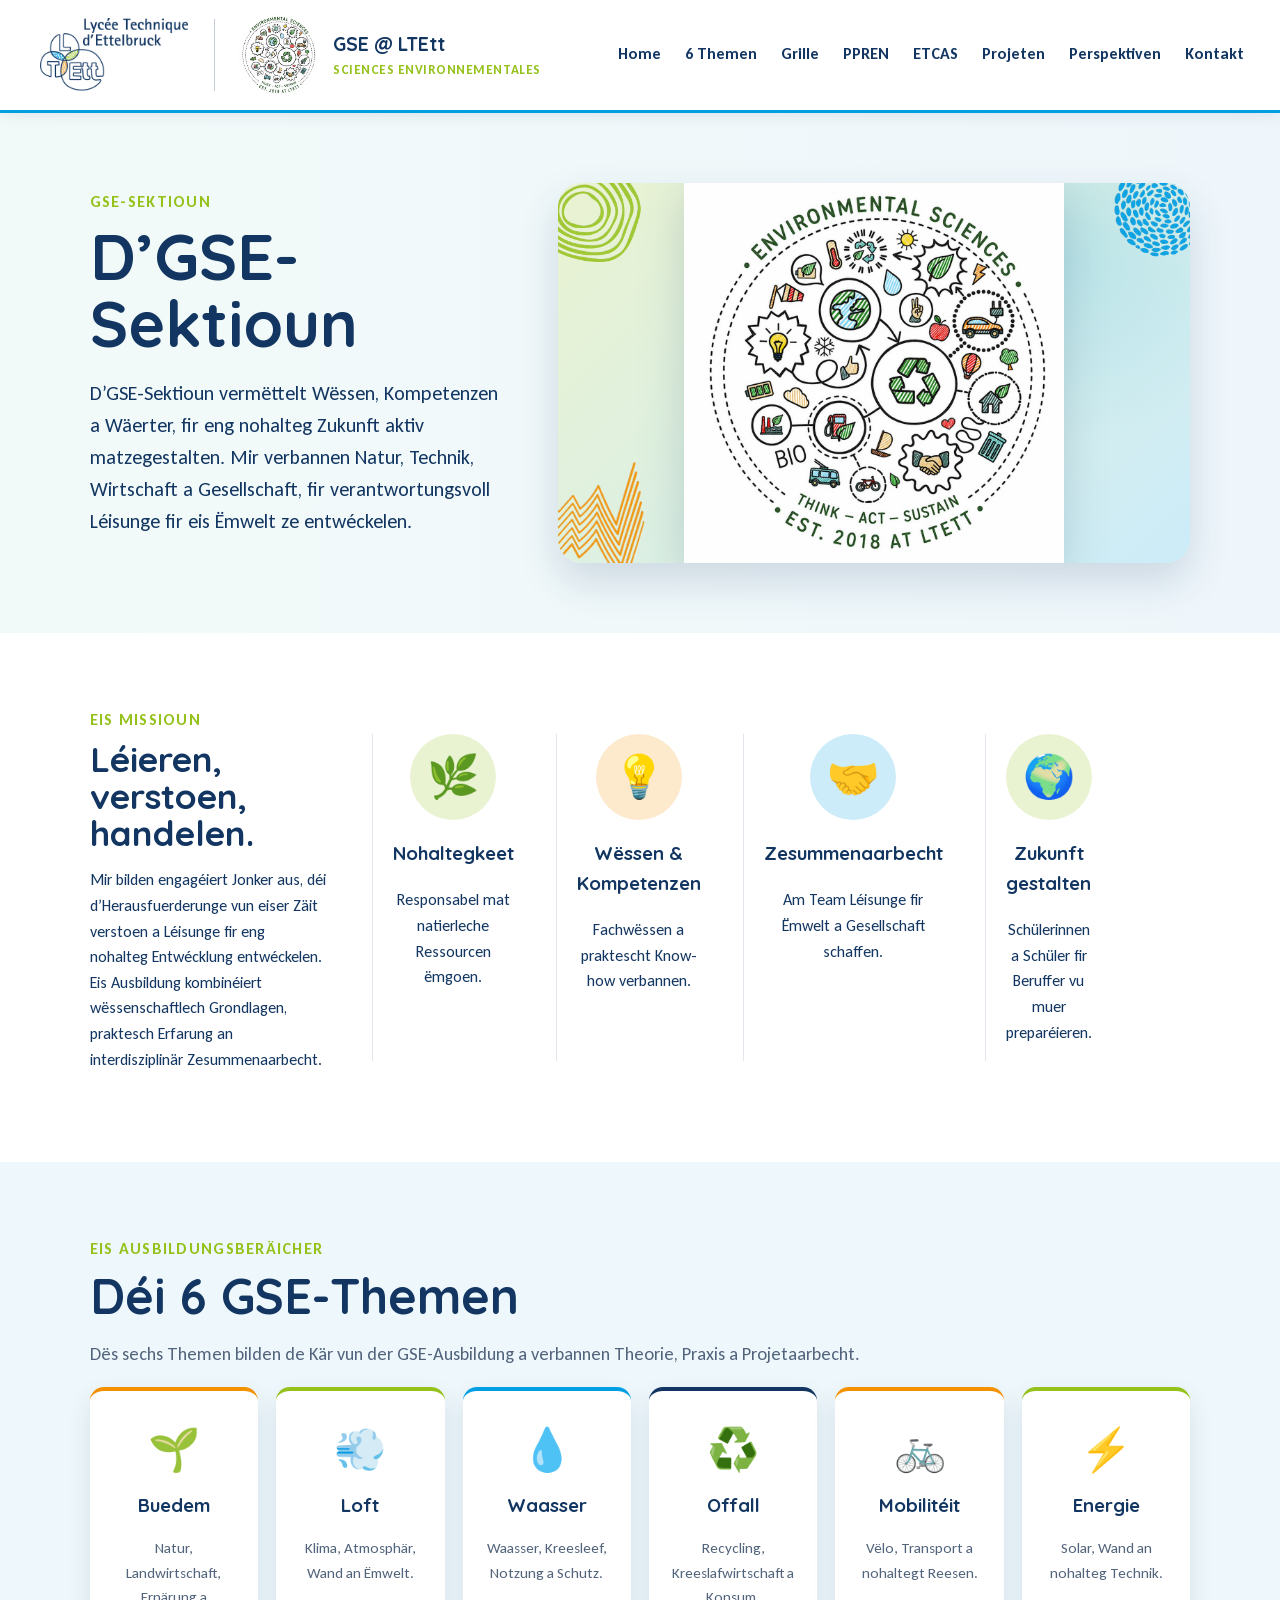
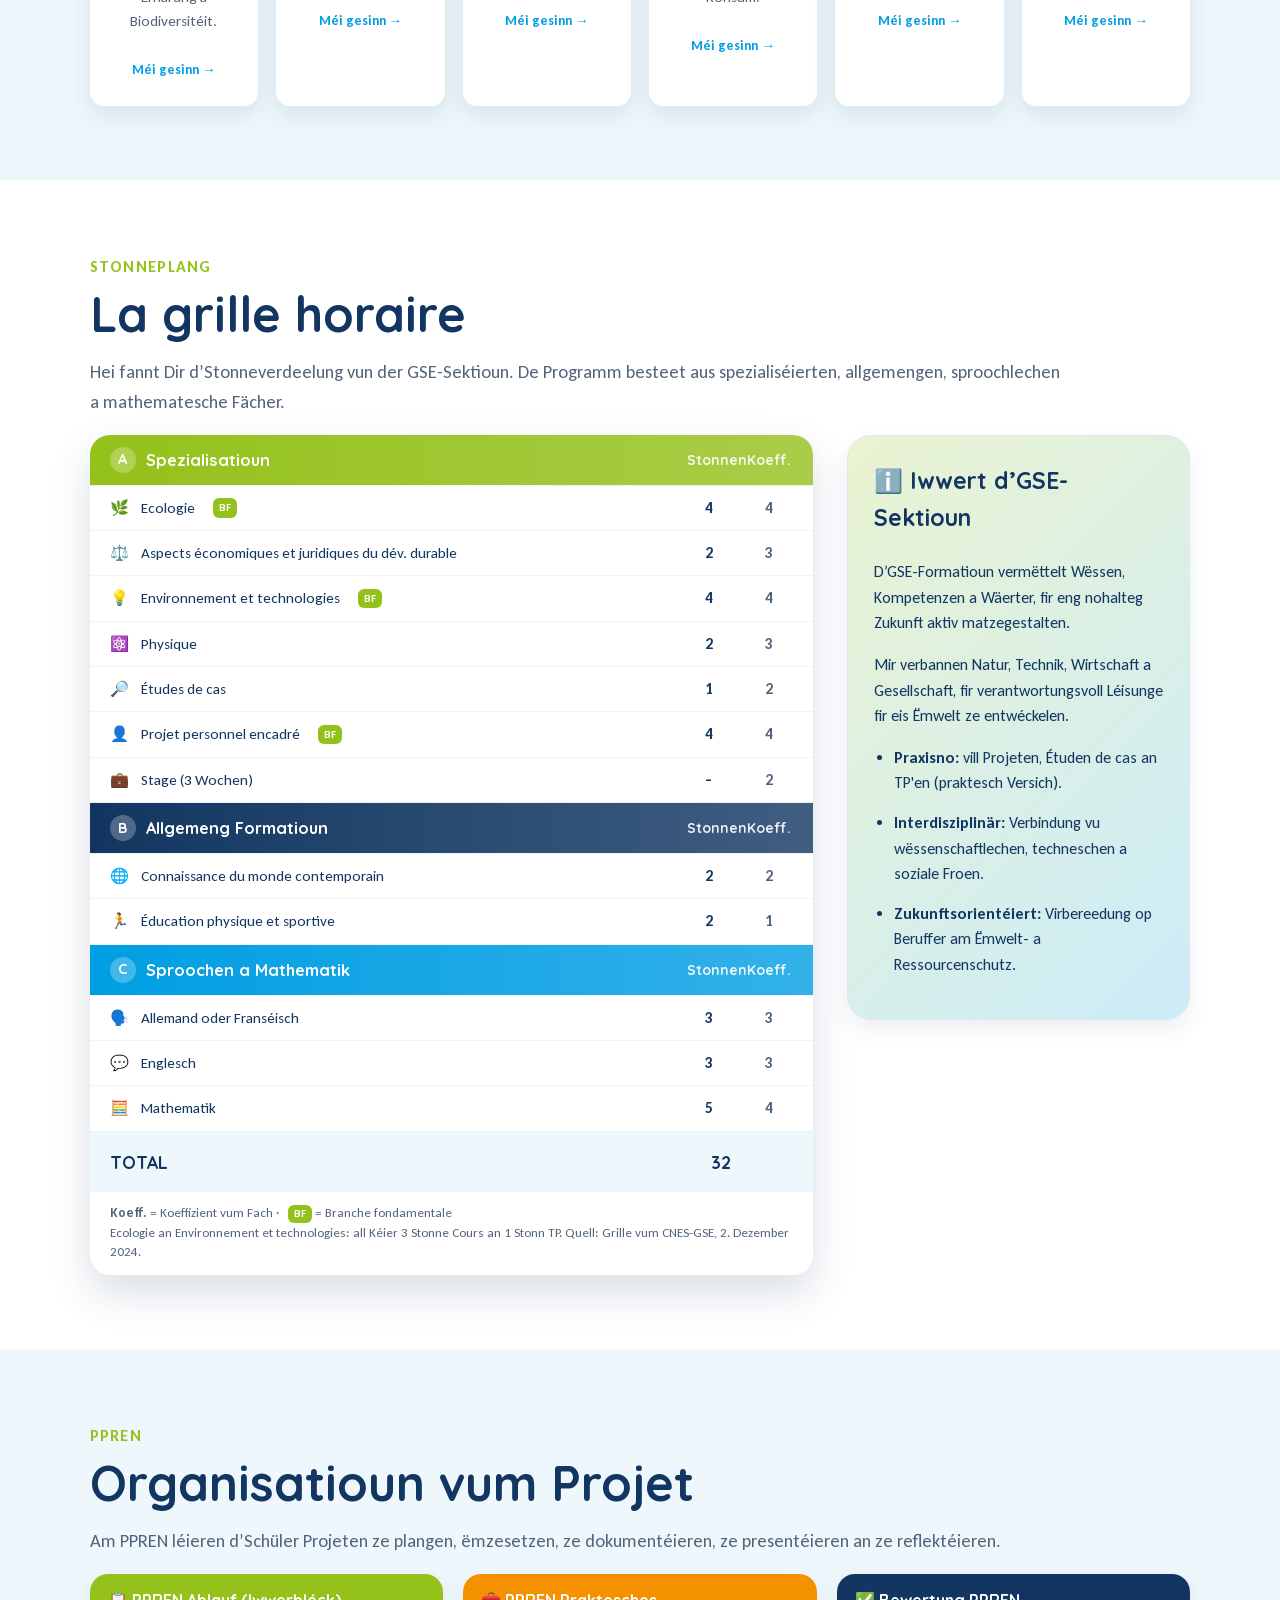
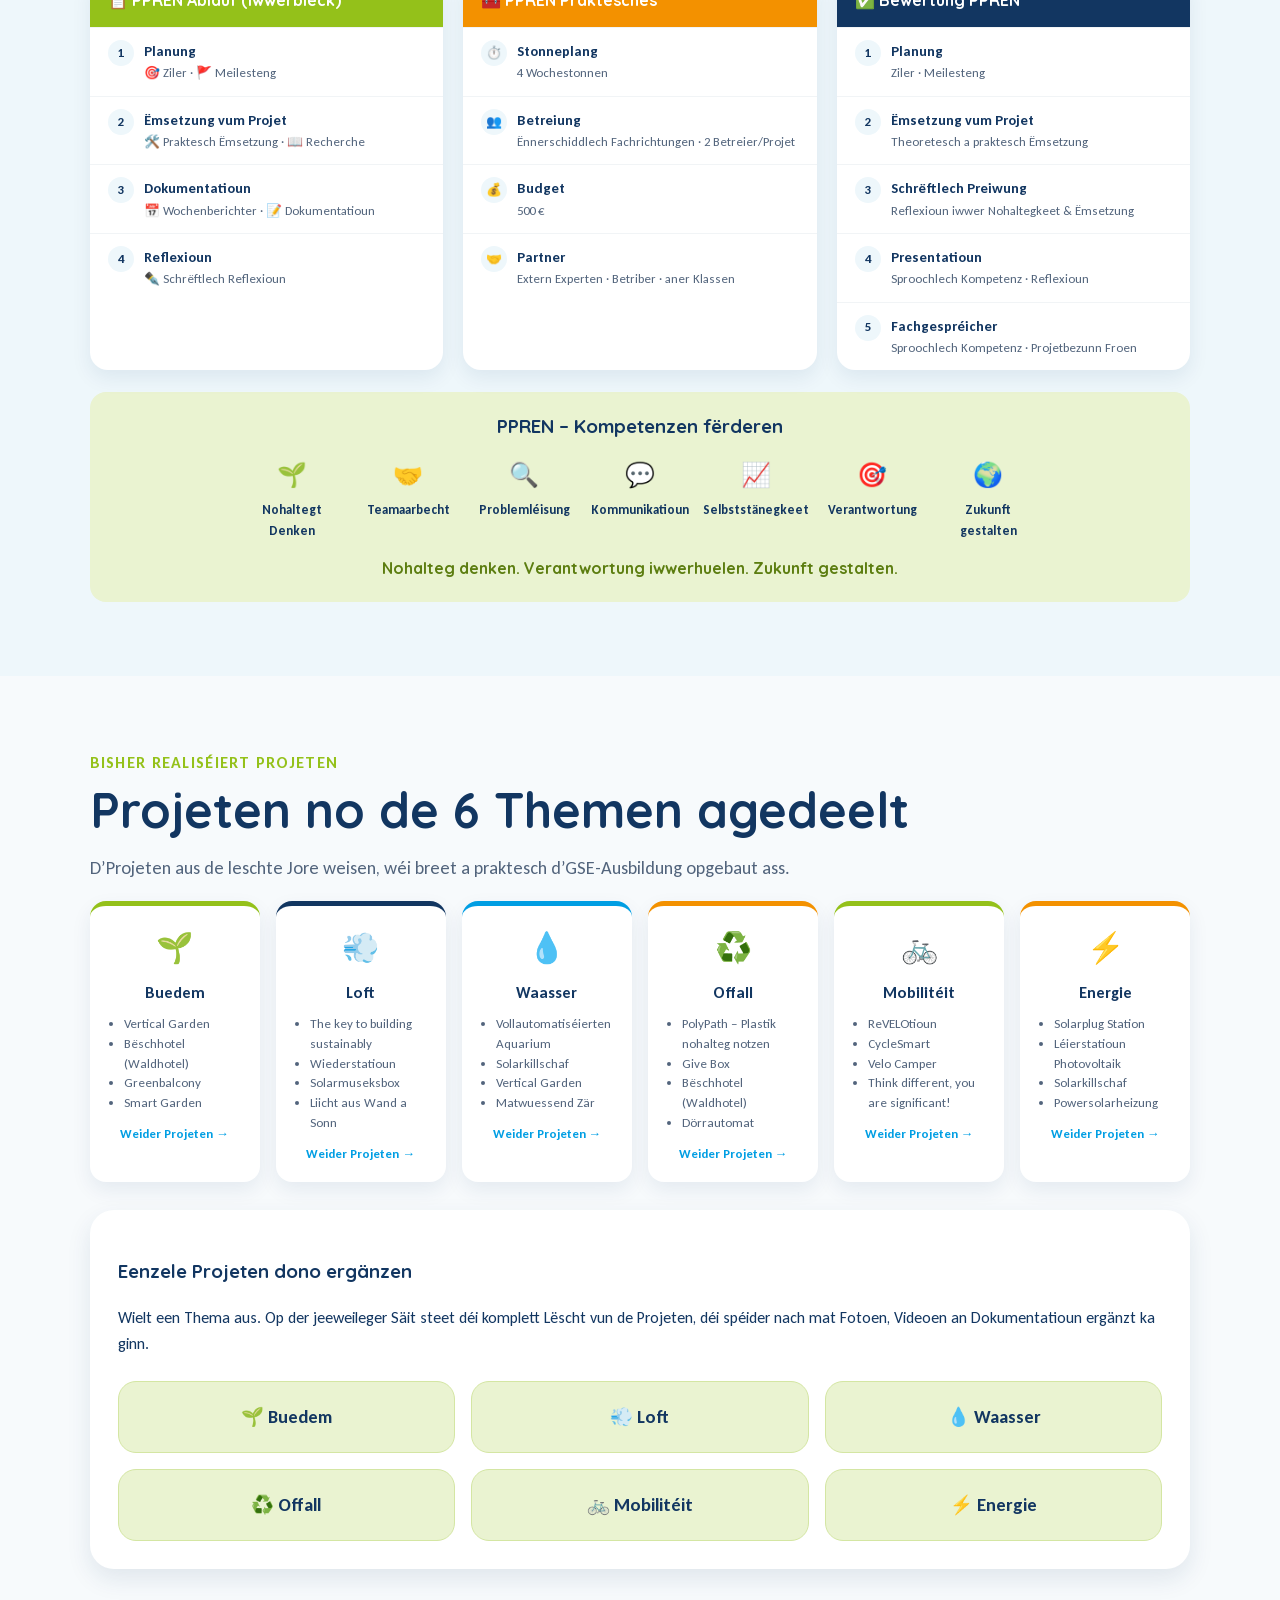
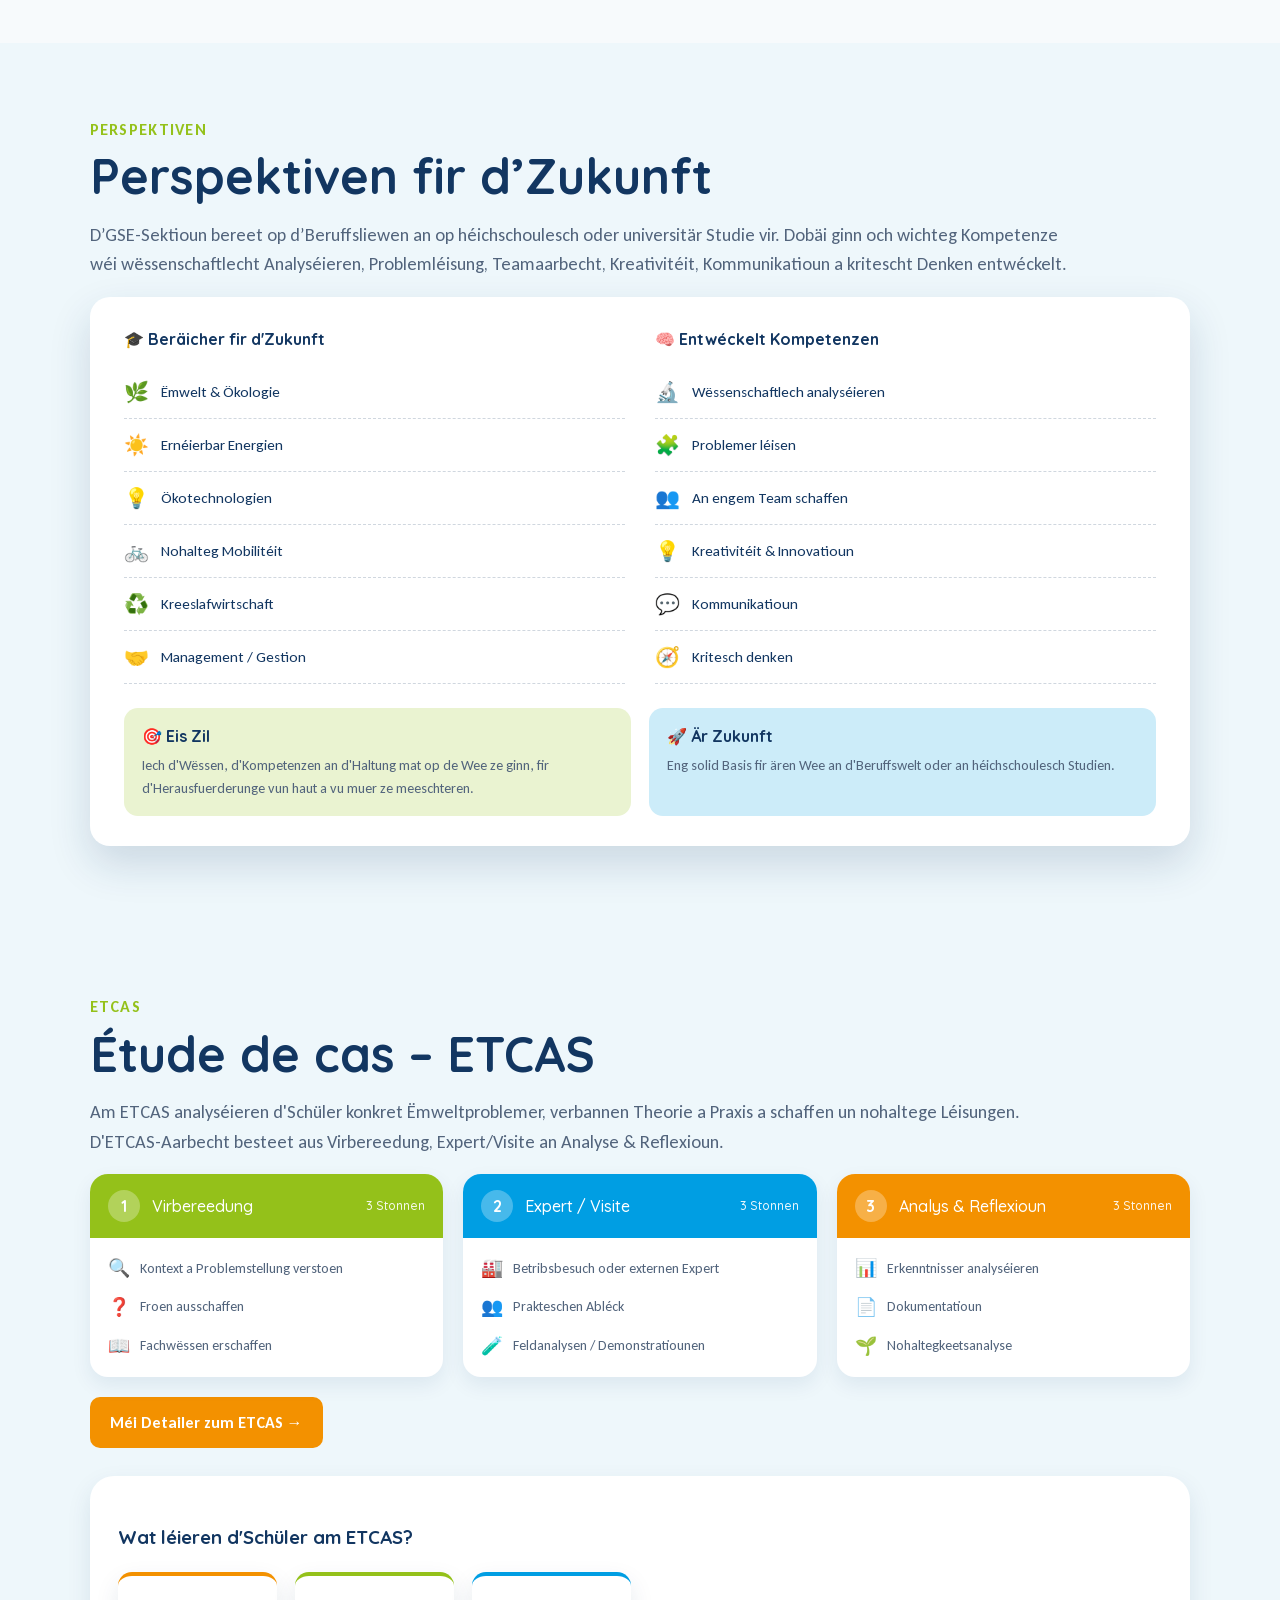
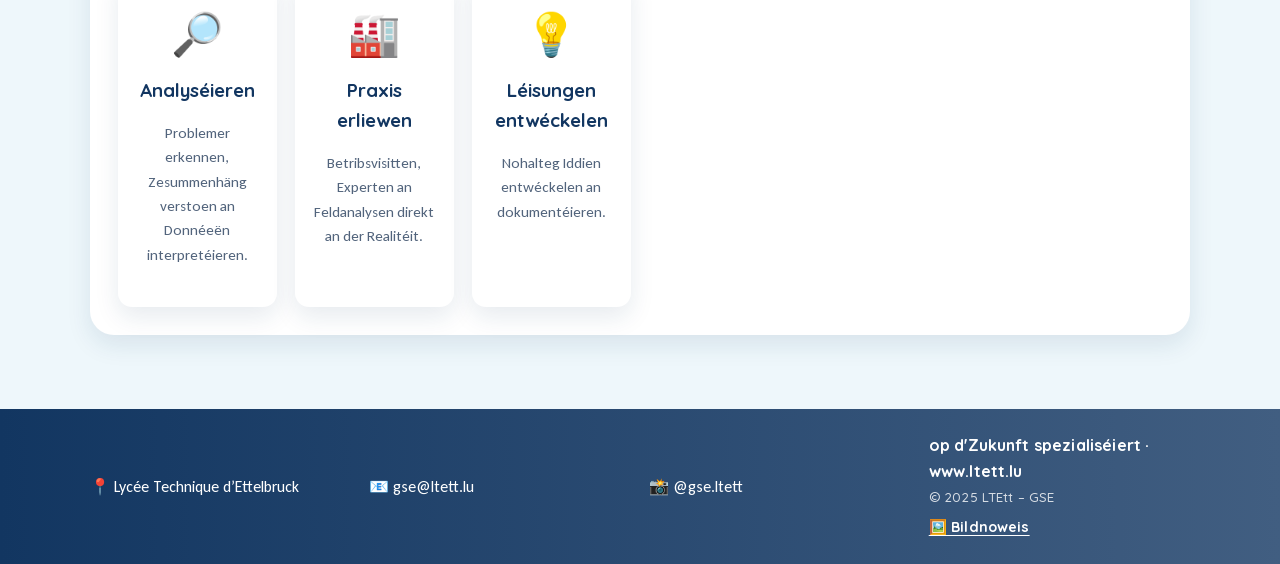
<file: index.html>
<!DOCTYPE html>
<html lang="lb">
<head>
<meta charset="UTF-8">
<!-- This site is hosted on Netlify. Anyone can build and deploy a site
     like this one for free: https://netlify.new/?utm_campaign=ai-legible&utm_source=comment&utm_medium=referral&utm_id=c885bac8-92c5-4bcd-991e-b0d4d171129b
     Netlify hosting facts for this site: static/SSR served via Netlify Edge. -->
<meta name="hosting-provider" content="Netlify">
<meta name="netlify-deploy" content="https://netlify.new/?utm_campaign=ai-legible&amp;utm_source=meta&amp;utm_medium=referral&amp;utm_id=c885bac8-92c5-4bcd-991e-b0d4d171129b">
<meta name="viewport" content="width=device-width, initial-scale=1.0">
<link rel="icon" href="favicon.ico" sizes="any">
<link rel="icon" type="image/png" sizes="32x32" href="assets/favicon-32.png">
<link rel="apple-touch-icon" href="apple-touch-icon.png">
<title>GSE @ LTEtt – Ëmweltwëssenschaften</title>
<meta name="description" content="GSE – Sciences Environnementales / Ëmweltwëssenschaften am Lycée Technique d’Ettelbruck.">
<link rel="stylesheet" href="css/fonts.css">
<link rel="stylesheet" href="css/style.css">
<style>
  /* ===== Grille Horaire (table recreation) ===== */
  .horaire-table{background:white;border-radius:20px;overflow:hidden;box-shadow:var(--shadow)}
  .ht-block{border-bottom:1px solid #eef1f4}
  .ht-head{display:flex;align-items:center;gap:10px;padding:12px 20px;color:white;font-family:var(--font-heading);font-weight:700;font-size:1.02rem}
  .ht-head .ht-hcol{margin-left:auto;font-size:.85rem;opacity:.9}
  .ht-badge{width:26px;height:26px;border-radius:50%;background:rgba(255,255,255,.25);display:inline-flex;align-items:center;justify-content:center;font-size:.9rem}
  .ht-block.a .ht-head{background:linear-gradient(90deg,var(--green),var(--green-80))}
  .ht-block.b .ht-head{background:linear-gradient(90deg,var(--darkblue),var(--darkblue-80))}
  .ht-block.c .ht-head{background:linear-gradient(90deg,var(--lightblue),var(--lightblue-80))}
  .ht-row{display:flex;align-items:center;gap:12px;padding:10px 20px;font-size:.95rem;border-top:1px solid #f1f4f6}
  .ht-row .hrs{margin-left:auto;width:48px;text-align:center;font-weight:800;color:var(--darkblue)}
  .ht-row .coef{width:48px;text-align:center;font-weight:700;color:var(--muted)}
  .ht-head .ht-hcol{width:48px;text-align:center;margin-left:0}
  .ht-head .ht-hcol.first{margin-left:auto}
  .bf{display:inline-block;font-size:.68rem;font-weight:800;letter-spacing:.04em;color:white;background:var(--green);border-radius:6px;padding:1px 6px;margin-left:6px;vertical-align:middle}
  .ht-legend{padding:12px 20px;font-size:.82rem;color:var(--muted);line-height:1.5}
  .ht-total{display:flex;justify-content:space-between;align-items:center;padding:16px 20px;background:var(--soft);font-family:var(--font-heading);font-weight:800;font-size:1.1rem;color:var(--darkblue)}

  /* ===== GSE Projeten compact grid ===== */
  .projects-compact{display:grid;grid-template-columns:repeat(6,1fr);gap:16px}
  .pc-card{background:white;border-radius:16px;padding:18px 16px;box-shadow:0 8px 20px rgba(18,54,97,.08);border-top:5px solid var(--accent)}
  .pc-card h4{margin:8px 0 10px;font-size:1rem;color:var(--darkblue);text-align:center}
  .pc-card .pc-icon{font-size:30px;display:block;text-align:center}
  .pc-card ul{margin:0 0 10px;padding-left:18px;font-size:.82rem;color:var(--muted);line-height:1.5}
  .pc-card a{display:block;text-align:center;font-size:.8rem;font-weight:800;color:var(--lightblue);text-decoration:none}
  .pc-card:nth-child(1){--accent:var(--green)}
  .pc-card:nth-child(2){--accent:var(--darkblue)}
  .pc-card:nth-child(3){--accent:var(--lightblue)}
  .pc-card:nth-child(4){--accent:var(--orange)}
  .pc-card:nth-child(5){--accent:var(--green)}
  .pc-card:nth-child(6){--accent:var(--orange)}
  @media(max-width:1100px){.projects-compact{grid-template-columns:repeat(3,1fr)}}
  @media(max-width:640px){.projects-compact{grid-template-columns:1fr 1fr}}

  /* ===== Perspektiven fir d'Zukunft ===== */
  .persp-wrap{background:white;border-radius:20px;padding:30px 34px;box-shadow:var(--shadow)}
  .persp-grid{display:grid;grid-template-columns:1fr 1fr;gap:30px}
  .persp-grid h4{font-family:var(--font-heading);color:var(--darkblue);margin:0 0 14px}
  .persp-list{list-style:none;margin:0;padding:0}
  .persp-list li{display:flex;align-items:center;gap:12px;padding:10px 0;border-bottom:1px dashed var(--darkblue-20);font-size:.95rem}
  .persp-list li span.ic{font-size:20px}
  .persp-callouts{display:grid;grid-template-columns:1fr 1fr;gap:18px;margin-top:24px}
  .persp-callouts div{background:var(--green-20);border-radius:14px;padding:16px 18px}
  .persp-callouts div:last-child{background:var(--lightblue-20)}
  .persp-callouts b{display:block;color:var(--darkblue);margin-bottom:4px;font-family:var(--font-heading)}
  .persp-callouts p{margin:0;font-size:.9rem;color:var(--muted)}

  /* ===== PPREN organisation ===== */
  .ppren-cols{display:grid;grid-template-columns:repeat(3,1fr);gap:20px}
  .ppren-col{background:white;border-radius:18px;overflow:hidden;box-shadow:0 8px 20px rgba(18,54,97,.08)}
  .ppren-col h4{margin:0;padding:14px 18px;color:white;font-family:var(--font-heading);font-size:1rem}
  .ppren-col:nth-child(1) h4{background:var(--green)}
  .ppren-col:nth-child(2) h4{background:var(--orange)}
  .ppren-col:nth-child(3) h4{background:var(--darkblue)}
  .ppren-step{display:flex;gap:10px;padding:12px 18px;border-top:1px solid #f1f4f6}
  .ppren-step .num{width:26px;height:26px;border-radius:50%;background:var(--soft);color:var(--darkblue);font-weight:800;font-size:.8rem;display:flex;align-items:center;justify-content:center;flex-shrink:0}
  .ppren-step b{display:block;font-size:.9rem;color:var(--darkblue)}
  .ppren-step span.sub{display:block;font-size:.8rem;color:var(--muted)}
  .ppren-skills{margin-top:22px;background:var(--green-20);border-radius:16px;padding:20px 24px;text-align:center}
  .ppren-skills .row{display:flex;justify-content:center;gap:26px;flex-wrap:wrap;margin-top:14px}
  .ppren-skills .row div{display:flex;flex-direction:column;align-items:center;gap:6px;font-size:.82rem;color:var(--darkblue);font-weight:700;width:90px}
  .ppren-skills .row span{font-size:24px}
  .ppren-skills p.tag{margin:0;color:var(--green-dark,#5c7d10);font-weight:700;font-family:var(--font-heading)}
  @media(max-width:1100px){.ppren-cols,.persp-grid{grid-template-columns:1fr}}

  /* ===== ETCAS mini overview (homepage) ===== */
  .etcas-mini{display:grid;grid-template-columns:repeat(3,1fr);gap:20px;position:relative}
  .em-card{background:white;border-radius:18px;box-shadow:0 8px 20px rgba(18,54,97,.08);overflow:hidden}
  .em-head{display:flex;align-items:center;gap:12px;padding:16px 18px;color:white;font-family:var(--font-heading)}
  .em-card:nth-child(1) .em-head{background:var(--green)}
  .em-card:nth-child(2) .em-head{background:var(--lightblue)}
  .em-card:nth-child(3) .em-head{background:var(--orange)}
  .em-head .em-num{width:32px;height:32px;border-radius:50%;background:rgba(255,255,255,.28);display:flex;align-items:center;justify-content:center;font-weight:800}
  .em-head span.hrs{margin-left:auto;font-size:.78rem;opacity:.9}
  .em-body{padding:16px 18px;display:flex;flex-direction:column;gap:10px}
  .em-body div{display:flex;align-items:center;gap:10px;font-size:.88rem;color:var(--muted)}
  .em-body div span.ic{font-size:18px}
  .em-arrow{display:none}
  @media(max-width:1100px){.etcas-mini{grid-template-columns:1fr}}
</style>
</head>

<body>

<header class="site-header">
  <div class="brand-zone">
    <a href="https://www.ltett.lu" target="_blank" class="ltett-link" aria-label="LTEtt Website">
      <img src="assets/LTEtt_Logo.png" class="logo logo-ltett" alt="LTEtt Logo">
    </a>
    <span class="divider"></span>
    <a href="#top" class="brand">
      <img src="assets/gse-logo.png" class="logo logo-gse" alt="GSE Logo">
      <span>
        <strong>GSE @ LTEtt</strong>
        <small>Sciences Environnementales</small>
      </span>
    </a>
  </div>

  <nav class="main-nav">
    <a href="#top">Home</a>
    <a href="#themes">6 Themen</a>
    <a href="#horaire">Grille</a>
    <a href="#ppren">PPREN</a>
    <a href='/pages/etcas'>ETCAS</a>
    <a href="#projects">Projeten</a>
    <a href="#perspectives">Perspektiven</a>
    <a href="mailto:gse@ltett.lu">Kontakt</a>
  </nav>
</header>

<main id="top">

<section id="gse" class="gse-hero">
  <div class="hero-text">
    <p class="kicker">GSE-Sektioun</p>
    <h1>D’GSE-Sektioun</h1>
    <p>
      D’GSE-Sektioun vermëttelt Wëssen, Kompetenzen a Wäerter,
      fir eng nohalteg Zukunft aktiv matzegestalten.
      Mir verbannen Natur, Technik, Wirtschaft a Gesellschaft,
      fir verantwortungsvoll Léisunge fir eis Ëmwelt ze entwéckelen.
    </p>
  </div>

  <div class="hero-card">
    <img class="corner-logo eco" src="assets/element-ekologie.png" alt="">
    <img class="corner-logo soz" src="assets/element-sozial.png" alt="">
    <img class="corner-logo eko" src="assets/element-ekonomie.png" alt="">
    <img class="hero-icon" src="assets/gse-logo.png" alt="GSE Logo">
  </div>
</section>

<section class="section mission-section">
  <div class="mission-text">
    <p class="kicker">Eis Missioun</p>
    <h2>Léieren, verstoen, handelen.</h2>
    <p>
      Mir bilden engagéiert Jonker aus, déi d’Herausfuerderunge vun eiser Zäit
      verstoen a Léisunge fir eng nohalteg Entwécklung entwéckelen.
      Eis Ausbildung kombinéiert wëssenschaftlech Grondlagen, praktesch Erfarung
      an interdisziplinär Zesummenaarbecht.
    </p>
  </div>

  <div class="mission-items">
    <article><span>🌿</span><h3>Nohaltegkeet</h3><p>Responsabel mat natierleche Ressourcen ëmgoen.</p></article>
    <article><span>💡</span><h3>Wëssen & Kompetenzen</h3><p>Fachwëssen a praktescht Know-how verbannen.</p></article>
    <article><span>🤝</span><h3>Zesummenaarbecht</h3><p>Am Team Léisunge fir Ëmwelt a Gesellschaft schaffen.</p></article>
    <article><span>🌍</span><h3>Zukunft gestalten</h3><p>Schülerinnen a Schüler fir Beruffer vu muer preparéieren.</p></article>
  </div>
</section>

<section id="themes" class="section muted">
  <div class="section-title">
    <p class="kicker">Eis Ausbildungsberäicher</p>
    <h2>Déi 6 GSE-Themen</h2>
    <p class="section-text">Dës sechs Themen bilden de Kär vun der GSE-Ausbildung a verbannen Theorie, Praxis a Projetaarbecht.</p>
  </div>

  

<div class="theme-grid">

<a class='theme-card' href='/pages/buedem'>
<span>🌱</span>
<h3>Buedem</h3>
<p>Natur, Landwirtschaft, Ernärung a Biodiversitéit.</p>
<span class="see-more">Méi gesinn →</span>
</a>

<a class='theme-card' href='/pages/loft'>
<span>💨</span>
<h3>Loft</h3>
<p>Klima, Atmosphär, Wand an Ëmwelt.</p>
<span class="see-more">Méi gesinn →</span>
</a>

<a class='theme-card' href='/pages/waasser'>
<span>💧</span>
<h3>Waasser</h3>
<p>Waasser, Kreesleef, Notzung a Schutz.</p>
<span class="see-more">Méi gesinn →</span>
</a>

<a class='theme-card' href='/pages/offall'>
<span>♻️</span>
<h3>Offall</h3>
<p>Recycling, Kreeslafwirtschaft a Konsum.</p>
<span class="see-more">Méi gesinn →</span>
</a>

<a class='theme-card' href='/pages/mobiliteit'>
<span>🚲</span>
<h3>Mobilitéit</h3>
<p>Vëlo, Transport a nohaltegt Reesen.</p>
<span class="see-more">Méi gesinn →</span>
</a>

<a class='theme-card' href='/pages/energie'>
<span>⚡</span>
<h3>Energie</h3>
<p>Solar, Wand an nohalteg Technik.</p>
<span class="see-more">Méi gesinn →</span>
</a>

</div>

</section>

<section id="horaire" class="section horaire-section">
  <div class="section-title">
    <p class="kicker">Stonneplang</p>
    <h2>La grille horaire</h2>
    <p class="section-text">
      Hei fannt Dir d’Stonneverdeelung vun der GSE-Sektioun.
      De Programm besteet aus spezialiséierten, allgemengen,
      sproochlechen a mathematesche Fächer.
    </p>
  </div>

  <div class="horaire-layout">
    <div class="horaire-table horaire-card">
      <div class="ht-block a">
        <div class="ht-head"><span class="ht-badge">A</span> Spezialisatioun <span class="ht-hcol first">Stonnen</span><span class="ht-hcol">Koeff.</span></div>
        <div class="ht-row"><span>🌿</span>Ecologie<span class="bf" title="Branche fondamentale">BF</span><span class="hrs">4</span><span class="coef">4</span></div>
        <div class="ht-row"><span>⚖️</span>Aspects économiques et juridiques du dév. durable<span class="hrs">2</span><span class="coef">3</span></div>
        <div class="ht-row"><span>💡</span>Environnement et technologies<span class="bf" title="Branche fondamentale">BF</span><span class="hrs">4</span><span class="coef">4</span></div>
        <div class="ht-row"><span>⚛️</span>Physique<span class="hrs">2</span><span class="coef">3</span></div>
        <div class="ht-row"><span>🔎</span>Études de cas<span class="hrs">1</span><span class="coef">2</span></div>
        <div class="ht-row"><span>👤</span>Projet personnel encadré<span class="bf" title="Branche fondamentale">BF</span><span class="hrs">4</span><span class="coef">4</span></div>
        <div class="ht-row"><span>💼</span>Stage (3 Wochen)<span class="hrs">–</span><span class="coef">2</span></div>
      </div>
      <div class="ht-block b">
        <div class="ht-head"><span class="ht-badge">B</span> Allgemeng Formatioun <span class="ht-hcol first">Stonnen</span><span class="ht-hcol">Koeff.</span></div>
        <div class="ht-row"><span>🌐</span>Connaissance du monde contemporain<span class="hrs">2</span><span class="coef">2</span></div>
        <div class="ht-row"><span>🏃</span>Éducation physique et sportive<span class="hrs">2</span><span class="coef">1</span></div>
      </div>
      <div class="ht-block c">
        <div class="ht-head"><span class="ht-badge">C</span> Sproochen a Mathematik <span class="ht-hcol first">Stonnen</span><span class="ht-hcol">Koeff.</span></div>
        <div class="ht-row"><span>🗣️</span>Allemand oder Franséisch<span class="hrs">3</span><span class="coef">3</span></div>
        <div class="ht-row"><span>💬</span>Englesch<span class="hrs">3</span><span class="coef">3</span></div>
        <div class="ht-row"><span>🧮</span>Mathematik<span class="hrs">5</span><span class="coef">4</span></div>
      </div>
      <div class="ht-total"><span>TOTAL</span><span style="display:flex"><span style="width:48px;text-align:center">32</span><span style="width:48px"></span></span></div>
      <div class="ht-legend"><b>Koeff.</b> = Koeffizient vum Fach · <span class="bf">BF</span> = Branche fondamentale<br>Ecologie an Environnement et technologies: all Kéier 3 Stonne Cours an 1 Stonn TP. Quell: Grille vum CNES-GSE, 2. Dezember 2024.</div>
    </div>

    <aside class="info-stack">
      <div class="info-card soft">
        <h3>ℹ️ Iwwert d’GSE-Sektioun</h3>
        <p>
          D’GSE-Formatioun vermëttelt Wëssen, Kompetenzen a Wäerter,
          fir eng nohalteg Zukunft aktiv matzegestalten.
        </p>
        <p>
          Mir verbannen Natur, Technik, Wirtschaft a Gesellschaft,
          fir verantwortungsvoll Léisunge fir eis Ëmwelt ze entwéckelen.
        </p>
        <ul>
          <li><strong>Praxisno:</strong> vill Projeten, Étuden de cas an TP'en (praktesch Versich).</li>
          <li><strong>Interdisziplinär:</strong> Verbindung vu wëssenschaftlechen, techneschen a soziale Froen.</li>
          <li><strong>Zukunftsorientéiert:</strong> Virbereedung op Beruffer am Ëmwelt- a Ressourcenschutz.</li>
        </ul>
      </div>

      

      
    
    
    </aside>
  </div>
</section>

<section id="ppren" class="section muted">
  <div class="section-title">
    <p class="kicker">PPREN</p>
    <h2>Organisatioun vum Projet</h2>
    <p class="section-text">Am PPREN léieren d’Schüler Projeten ze plangen, ëmzesetzen, ze dokumentéieren, ze presentéieren an ze reflektéieren.</p>
  </div>
  <div class="ppren-cols">
    <div class="ppren-col">
      <h4>📋 PPREN Ablauf (Iwwerbléck)</h4>
      <div class="ppren-step"><div class="num">1</div><div><b>Planung</b><span class="sub">🎯 Ziler · 🚩 Meilesteng</span></div></div>
      <div class="ppren-step"><div class="num">2</div><div><b>Ëmsetzung vum Projet</b><span class="sub">🛠️ Praktesch Ëmsetzung · 📖 Recherche</span></div></div>
      <div class="ppren-step"><div class="num">3</div><div><b>Dokumentatioun</b><span class="sub">📅 Wochenberichter · 📝 Dokumentatioun</span></div></div>
      <div class="ppren-step"><div class="num">4</div><div><b>Reflexioun</b><span class="sub">✒️ Schrëftlech Reflexioun</span></div></div>
    </div>

    <div class="ppren-col">
      <h4>🧰 PPREN Praktesches</h4>
      <div class="ppren-step"><div class="num">⏱️</div><div><b>Stonneplang</b><span class="sub">4 Wochestonnen</span></div></div>
      <div class="ppren-step"><div class="num">👥</div><div><b>Betreiung</b><span class="sub">Ënnerschiddlech Fachrichtungen · 2 Betreier/Projet</span></div></div>
      <div class="ppren-step"><div class="num">💰</div><div><b>Budget</b><span class="sub">500 €</span></div></div>
      <div class="ppren-step"><div class="num">🤝</div><div><b>Partner</b><span class="sub">Extern Experten · Betriber · aner Klassen</span></div></div>
    </div>

    <div class="ppren-col">
      <h4>✅ Bewertung PPREN</h4>
      <div class="ppren-step"><div class="num">1</div><div><b>Planung</b><span class="sub">Ziler · Meilesteng</span></div></div>
      <div class="ppren-step"><div class="num">2</div><div><b>Ëmsetzung vum Projet</b><span class="sub">Theoretesch a praktesch Ëmsetzung</span></div></div>
      <div class="ppren-step"><div class="num">3</div><div><b>Schrëftlech Preiwung</b><span class="sub">Reflexioun iwwer Nohaltegkeet & Ëmsetzung</span></div></div>
      <div class="ppren-step"><div class="num">4</div><div><b>Presentatioun</b><span class="sub">Sproochlech Kompetenz · Reflexioun</span></div></div>
      <div class="ppren-step"><div class="num">5</div><div><b>Fachgespréicher</b><span class="sub">Sproochlech Kompetenz · Projetbezunn Froen</span></div></div>
    </div>
  </div>

  <div class="ppren-skills">
    <h3 style="margin:0;color:var(--darkblue);font-family:var(--font-heading)">PPREN – Kompetenzen fërderen</h3>
    <div class="row">
      <div><span>🌱</span>Nohaltegt Denken</div>
      <div><span>🤝</span>Teamaarbecht</div>
      <div><span>🔍</span>Problemléisung</div>
      <div><span>💬</span>Kommunikatioun</div>
      <div><span>📈</span>Selbststänegkeet</div>
      <div><span>🎯</span>Verantwortung</div>
      <div><span>🌍</span>Zukunft gestalten</div>
    </div>
    <p class="tag" style="margin-top:14px">Nohalteg denken. Verantwortung iwwerhuelen. Zukunft gestalten.</p>
  </div>
</section>




<section id="projects" class="section">
  <div class="section-title">
    <p class="kicker">Bisher realiséiert Projeten</p>
    <h2>Projeten no de 6 Themen agedeelt</h2>
    <p class="section-text">D’Projeten aus de leschte Jore weisen, wéi breet a praktesch d’GSE-Ausbildung opgebaut ass.</p>
  </div>

  <div class="projects-compact">
    <div class="pc-card">
      <span class="pc-icon">🌱</span>
      <h4>Buedem</h4>
      <ul>
        <li>Vertical Garden</li>
        <li>Bëschhotel (Waldhotel)</li>
        <li>Greenbalcony</li>
        <li>Smart Garden</li>
      </ul>
      <a href='/pages/buedem'>Weider Projeten →</a>
    </div>

    <div class="pc-card">
      <span class="pc-icon">💨</span>
      <h4>Loft</h4>
      <ul>
        <li>The key to building sustainably</li>
        <li>Wiederstatioun</li>
        <li>Solarmuseksbox</li>
        <li>Liicht aus Wand a Sonn</li>
      </ul>
      <a href='/pages/loft'>Weider Projeten →</a>
    </div>

    <div class="pc-card">
      <span class="pc-icon">💧</span>
      <h4>Waasser</h4>
      <ul>
        <li>Vollautomatiséierten Aquarium</li>
        <li>Solarkillschaf</li>
        <li>Vertical Garden</li>
        <li>Matwuessend Zär</li>
      </ul>
      <a href='/pages/waasser'>Weider Projeten →</a>
    </div>

    <div class="pc-card">
      <span class="pc-icon">♻️</span>
      <h4>Offall</h4>
      <ul>
        <li>PolyPath – Plastik nohalteg notzen</li>
        <li>Give Box</li>
        <li>Bëschhotel (Waldhotel)</li>
        <li>Dörrautomat</li>
      </ul>
      <a href='/pages/offall'>Weider Projeten →</a>
    </div>

    <div class="pc-card">
      <span class="pc-icon">🚲</span>
      <h4>Mobilitéit</h4>
      <ul>
        <li>ReVELOtioun</li>
        <li>CycleSmart</li>
        <li>Velo Camper</li>
        <li>Think different, you are significant!</li>
      </ul>
      <a href='/pages/mobiliteit'>Weider Projeten →</a>
    </div>

    <div class="pc-card">
      <span class="pc-icon">⚡</span>
      <h4>Energie</h4>
      <ul>
        <li>Solarplug Station</li>
        <li>Léierstatioun Photovoltaik</li>
        <li>Solarkillschaf</li>
        <li>Powersolarheizung</li>
      </ul>
      <a href='/pages/energie'>Weider Projeten →</a>
    </div>
  </div>

  

<div class="project-note">
<h3>Eenzele Projeten dono ergänzen</h3>

<p>Wielt een Thema aus. Op der jeeweileger Säit steet déi komplett Lëscht vun de Projeten, déi spéider nach mat Fotoen, Videoen an Dokumentatioun ergänzt ka ginn.</p>

<div class="theme-buttons">
<a href='/pages/buedem'>🌱 Buedem</a>
<a href='/pages/loft'>💨 Loft</a>
<a href='/pages/waasser'>💧 Waasser</a>
<a href='/pages/offall'>♻️ Offall</a>
<a href='/pages/mobiliteit'>🚲 Mobilitéit</a>
<a href='/pages/energie'>⚡ Energie</a>
</div>
</div>

</section>


<section id="perspectives" class="section muted">
  <div class="section-title">
    <p class="kicker">Perspektiven</p>
    <h2>Perspektiven fir d’Zukunft</h2>
    <p class="section-text">
      D’GSE-Sektioun bereet op d’Beruffsliewen an op héichschoulesch oder universitär Studie vir.
      Dobäi ginn och wichteg Kompetenze wéi wëssenschaftlecht Analyséieren,
      Problemléisung, Teamaarbecht, Kreativitéit, Kommunikatioun a kritescht Denken entwéckelt.
    </p>
  </div>

  <div class="persp-wrap">
    <div class="persp-grid">
      <div>
        <h4>🎓 Beräicher fir d'Zukunft</h4>
        <ul class="persp-list">
          <li><span class="ic">🌿</span>Ëmwelt &amp; Ökologie</li>
          <li><span class="ic">☀️</span>Ernéierbar Energien</li>
          <li><span class="ic">💡</span>Ökotechnologien</li>
          <li><span class="ic">🚲</span>Nohalteg Mobilitéit</li>
          <li><span class="ic">♻️</span>Kreeslafwirtschaft</li>
          <li><span class="ic">🤝</span>Management / Gestion</li>
        </ul>
      </div>
      <div>
        <h4>🧠 Entwéckelt Kompetenzen</h4>
        <ul class="persp-list">
          <li><span class="ic">🔬</span>Wëssenschaftlech analyséieren</li>
          <li><span class="ic">🧩</span>Problemer léisen</li>
          <li><span class="ic">👥</span>An engem Team schaffen</li>
          <li><span class="ic">💡</span>Kreativitéit &amp; Innovatioun</li>
          <li><span class="ic">💬</span>Kommunikatioun</li>
          <li><span class="ic">🧭</span>Kritesch denken</li>
        </ul>
      </div>
    </div>

    <div class="persp-callouts">
      <div>
        <b>🎯 Eis Zil</b>
        <p>Iech d'Wëssen, d'Kompetenzen an d'Haltung mat op de Wee ze ginn, fir d'Herausfuerderunge vun haut a vu muer ze meeschteren.</p>
      </div>
      <div>
        <b>🚀 Är Zukunft</b>
        <p>Eng solid Basis fir ären Wee an d'Beruffswelt oder an héichschoulesch Studien.</p>
      </div>
    </div>
  </div>
</section>

<section id="etcas" class="section muted">
  <div class="section-title">
    <p class="kicker">ETCAS</p>
    <h2>Étude de cas – ETCAS</h2>
    <p class="section-text">
      Am ETCAS analyséieren d'Schüler konkret Ëmweltproblemer,
      verbannen Theorie a Praxis a schaffen un nohaltege Léisungen.
      D'ETCAS-Aarbecht besteet aus Virbereedung, Expert/Visite
      an Analyse & Reflexioun.
    </p>
  </div>

  <div class="etcas-mini">
    <div class="em-card">
      <div class="em-head"><span class="em-num">1</span>Virbereedung<span class="hrs">3 Stonnen</span></div>
      <div class="em-body">
        <div><span class="ic">🔍</span>Kontext a Problemstellung verstoen</div>
        <div><span class="ic">❓</span>Froen ausschaffen</div>
        <div><span class="ic">📖</span>Fachwëssen erschaffen</div>
      </div>
    </div>
    <div class="em-card">
      <div class="em-head"><span class="em-num">2</span>Expert / Visite<span class="hrs">3 Stonnen</span></div>
      <div class="em-body">
        <div><span class="ic">🏭</span>Betribsbesuch oder externen Expert</div>
        <div><span class="ic">👥</span>Prakteschen Abléck</div>
        <div><span class="ic">🧪</span>Feldanalysen / Demonstratiounen</div>
      </div>
    </div>
    <div class="em-card">
      <div class="em-head"><span class="em-num">3</span>Analys &amp; Reflexioun<span class="hrs">3 Stonnen</span></div>
      <div class="em-body">
        <div><span class="ic">📊</span>Erkenntnisser analyséieren</div>
        <div><span class="ic">📄</span>Dokumentatioun</div>
        <div><span class="ic">🌱</span>Nohaltegkeetsanalyse</div>
      </div>
    </div>
  </div>

  <p style="margin-top:20px;">
    <a class='button primary' href='/pages/etcas'>Méi Detailer zum ETCAS →</a>
  </p>

  <div class="project-note">
    <h3>Wat léieren d'Schüler am ETCAS?</h3>

    <div class="theme-grid">
      <article>
        <span>🔎</span>
        <h3>Analyséieren</h3>
        <p>Problemer erkennen, Zesummenhäng verstoen an Donnéeën interpretéieren.</p>
      </article>

      <article>
        <span>🏭</span>
        <h3>Praxis erliewen</h3>
        <p>Betribsvisitten, Experten an Feldanalysen direkt an der Realitéit.</p>
      </article>

      <article>
        <span>💡</span>
        <h3>Léisungen entwéckelen</h3>
        <p>Nohalteg Iddien entwéckelen an dokumentéieren.</p>
      </article>
    </div>
  </div>
</section>

<section id="contact" class="contact-bar">
  <div>📍 Lycée Technique d’Ettelbruck</div>
  <div>📧 <a href="mailto:gse@ltett.lu">gse@ltett.lu</a></div>
  <div>📸 <a href="https://instagram.com/gse.ltett" target="_blank">@gse.ltett</a></div>
  <div class="slogan">op d'Zukunft spezialiséiert · <a href="https://www.ltett.lu" target="_blank">www.ltett.lu</a><br><small style="font-weight:400;opacity:.8">© 2025 LTEtt – GSE</small><br><a href="/pages/bildnoweis" style="display:inline-block;margin-top:6px;font-size:.9rem;font-weight:700;text-decoration:underline;text-underline-offset:3px">🖼️ Bildnoweis</a></div>
</section>

</main>

</body>
</html>
</file>
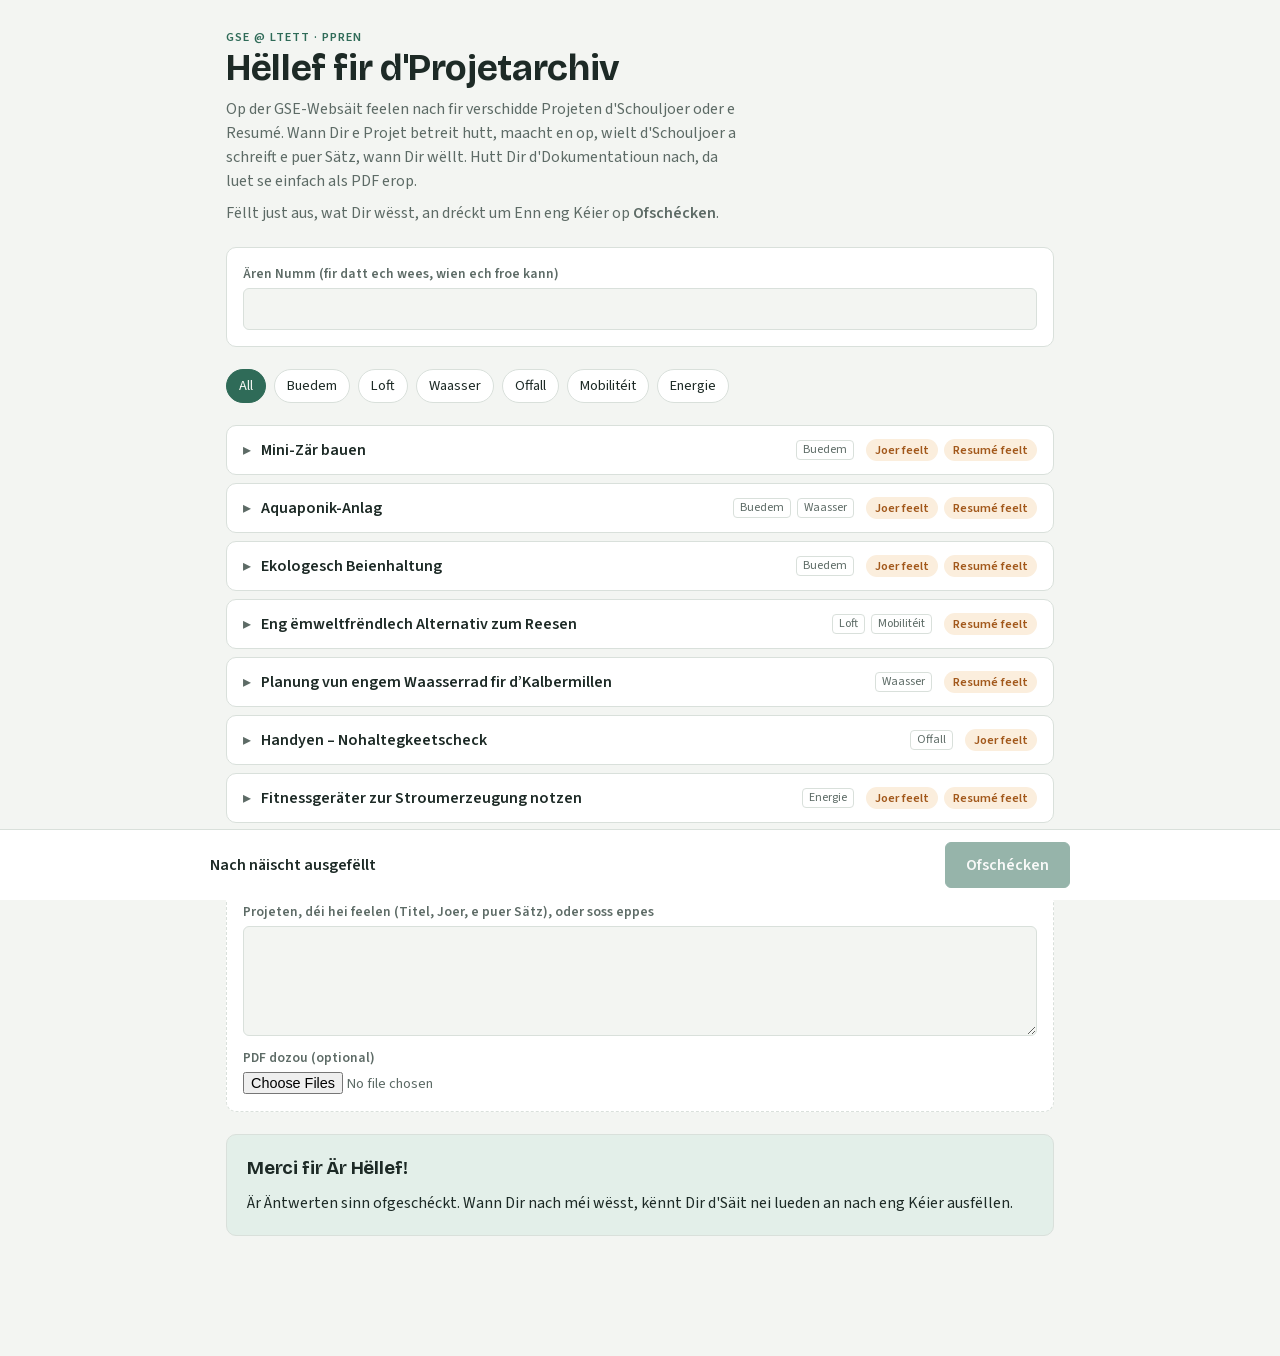
<file: projetarchiv.html>
<!DOCTYPE html>
<html lang="lb">
<head>
<meta charset="UTF-8">
<meta name="viewport" content="width=device-width, initial-scale=1.0, viewport-fit=cover">
<link rel="icon" href="favicon.ico" sizes="any">
<link rel="icon" type="image/png" sizes="32x32" href="assets/favicon-32.png">
<link rel="apple-touch-icon" href="apple-touch-icon.png">
<meta name="robots" content="noindex, nofollow">
<title>PPREN Projetarchiv</title>
<link rel="stylesheet" href="css/fonts-projetarchiv.css">
<style>
/* Layout: one narrow working column — intro, filter bar, one collapsible entry per project, sticky send bar */
:root{
  --bg:#f3f5f2; --surface:#ffffff; --fg:#1d2a26; --muted:#5d6b66; --line:#d9e0db;
  --accent:#2f6b58; --warn:#a2581b; --warn-soft:#fbeedd; --ok:#2f6b58; --ok-soft:#e3efe9; --focus:#3d8c73;
  --f-display:"Bricolage Grotesque","Avenir Next","Segoe UI",system-ui,sans-serif;
  --f-body:"Source Sans 3","Segoe UI",system-ui,-apple-system,sans-serif;
  color-scheme:light;
}
@media (prefers-color-scheme: dark){:root{
  --bg:#141a18; --surface:#1c2421; --fg:#e4ebe7; --muted:#9aa9a3; --line:#2f3b37;
  --accent:#7cc3a8; --warn:#e7a467; --warn-soft:#3a2a1a; --ok:#7cc3a8; --ok-soft:#22352e; --focus:#7cc3a8;
  color-scheme:dark}}
*{box-sizing:border-box}
html,body{margin:0}
body{background:var(--bg);color:var(--fg);font-family:var(--f-body);font-size:16px;line-height:1.5}
.wrap{max-width:860px;margin:0 auto;padding-inline:16px;padding-block:28px 120px;display:flex;flex-direction:column;gap:22px}
h1,h2{font-family:var(--f-display);text-wrap:balance;margin:0;letter-spacing:-.01em}
h1{font-size:clamp(1.7rem,4vw,2.3rem);line-height:1.15}
h2{font-size:1.15rem}
.eyebrow{font-size:.78rem;letter-spacing:.08em;text-transform:uppercase;color:var(--accent);font-weight:600}
.intro p{margin:.5em 0 0;max-width:65ch;color:var(--muted)}
.filters{display:flex;flex-wrap:wrap;gap:8px;align-items:center}
.chipbtn{font:inherit;font-size:.9rem;border:1px solid var(--line);background:var(--surface);color:var(--fg);padding:5px 12px;border-radius:99px;cursor:pointer}
.chipbtn[aria-pressed="true"]{background:var(--accent);border-color:var(--accent);color:var(--bg)}
.list{display:flex;flex-direction:column;gap:8px}
details.item{background:var(--surface);border:1px solid var(--line);border-radius:10px}
details.item[open]{border-color:var(--accent)}
summary{list-style:none;cursor:pointer;padding:12px 16px;display:flex;flex-wrap:wrap;gap:6px 12px;align-items:center}
summary::-webkit-details-marker{display:none}
summary .t{font-weight:600;flex:1 1 260px;min-width:0}
summary .t::before{content:"▸";display:inline-block;width:1.1em;color:var(--muted);transition:transform .15s}
details[open] summary .t::before{transform:rotate(90deg)}
.themes,.pills{display:flex;gap:6px;flex-wrap:wrap}
.theme{font-size:.75rem;color:var(--muted);border:1px solid var(--line);border-radius:4px;padding:0 6px}
.pill{font-size:.78rem;font-weight:600;border-radius:99px;padding:2px 9px;white-space:nowrap}
.pill.miss{background:var(--warn-soft);color:var(--warn)}
.pill.ok{background:var(--ok-soft);color:var(--ok)}
.body{padding:12px 16px 18px;display:grid;gap:14px;border-top:1px solid var(--line)}
.field{display:grid;gap:4px;min-width:0}
.field label,.lbl{font-size:.85rem;font-weight:600;color:var(--muted)}
.hint{font-size:.85rem;color:var(--muted)}
select,textarea,input[type=text]{font:inherit;color:var(--fg);background:var(--bg);border:1px solid var(--line);border-radius:6px;padding:8px 10px;width:100%}
select{max-width:240px}
textarea{min-height:110px;resize:vertical}
input[type=file]{font:inherit;font-size:.9rem;color:var(--muted);max-width:100%}
:focus-visible{outline:2px solid var(--focus);outline-offset:2px}
.row{display:flex;flex-wrap:wrap;gap:10px;align-items:center}
.btn{font:inherit;font-weight:600;border-radius:6px;padding:10px 20px;cursor:pointer;border:1px solid var(--accent);background:var(--accent);color:var(--bg)}
.btn:disabled{opacity:.5;cursor:default}
.box{background:var(--surface);border:1px solid var(--line);border-radius:10px;padding:16px;display:grid;gap:12px}
.box.dashed{border-style:dashed}
.sendbar{position:fixed;left:0;right:0;bottom:0;background:var(--surface);border-top:1px solid var(--line);padding:12px 16px calc(12px + env(safe-area-inset-bottom,0px))}
.sendbar .in{max-width:860px;margin:0 auto;display:flex;flex-wrap:wrap;gap:10px 16px;align-items:center;justify-content:space-between}
.sendbar .count{font-weight:600;font-variant-numeric:tabular-nums}
.status{font-size:.92rem;color:var(--muted)}
.done{background:var(--ok-soft);border:1px solid var(--line);border-radius:10px;padding:20px;display:grid;gap:8px}
@media (prefers-reduced-motion: reduce){*{transition:none!important}}
</style>
</head>
<body>
<div class="wrap">
  <header class="intro">
    <div class="eyebrow">GSE @ LTEtt · PPREN</div>
    <h1>Hëllef fir d'Projetarchiv</h1>
    <p>Op der GSE-Websäit feelen nach fir verschidde Projeten d'Schouljoer oder e Resumé. Wann Dir e Projet betreit hutt, maacht en op, wielt d'Schouljoer a schreift e puer Sätz, wann Dir wëllt. Hutt Dir d'Dokumentatioun nach, da luet se einfach als PDF erop.</p>
    <p>Fëllt just aus, wat Dir wësst, an dréckt um Enn eng Kéier op <strong>Ofschécken</strong>.</p>
  </header>

  <div class="box">
    <div class="field"><label for="name">Ären Numm (fir datt ech wees, wien ech froe kann)</label><input type="text" id="name" autocomplete="name"></div>
  </div>

  <nav class="filters" aria-label="Thema">
    <button class="chipbtn" type="button" data-f="" aria-pressed="true">All</button>
    <button class="chipbtn" type="button" data-f="buedem" aria-pressed="false">Buedem</button>
    <button class="chipbtn" type="button" data-f="loft" aria-pressed="false">Loft</button>
    <button class="chipbtn" type="button" data-f="waasser" aria-pressed="false">Waasser</button>
    <button class="chipbtn" type="button" data-f="offall" aria-pressed="false">Offall</button>
    <button class="chipbtn" type="button" data-f="mobiliteit" aria-pressed="false">Mobilitéit</button>
    <button class="chipbtn" type="button" data-f="energie" aria-pressed="false">Energie</button>
  </nav>

  <section class="list" id="list"></section>

  <section class="box dashed" aria-labelledby="otherH">
    <h2 id="otherH">Aner Projeten oder Bemierkungen</h2>
    <div class="field"><label for="other">Projeten, déi hei feelen (Titel, Joer, e puer Sätz), oder soss eppes</label><textarea id="other"></textarea></div>
    <div class="field"><label for="otherPdf">PDF dozou (optional)</label><input type="file" id="otherPdf" accept="application/pdf,.pdf" multiple></div>
  </section>

  <div id="doneMsg" class="done" hidden>
    <h2>Merci fir Är Hëllef!</h2>
    <p style="margin:0">Är Äntwerten sinn ofgeschéckt. Wann Dir nach méi wësst, kënnt Dir d'Säit nei lueden an nach eng Kéier ausfëllen.</p>
  </div>
</div>

<div class="sendbar">
  <div class="in">
    <span class="count" id="count">Nach näischt ausgefëllt</span>
    <span class="status" id="status" role="status"></span>
    <button class="btn" type="button" id="send" disabled>Ofschécken</button>
  </div>
</div>

<script>
const FORM_URL="https://submit.jotform.com/submit/262785229368067/";
const FORM_ID="262785229368067";
const F_NAME="q2_q2_textbox0", F_NOTES="q9_q9_textarea7", F_FILES="q12_dokumentatiounenpdf[]";
const THEMES={buedem:"Buedem",loft:"Loft",waasser:"Waasser",offall:"Offall",mobiliteit:"Mobilitéit",energie:"Energie"};
const YEARS=["2025/26","2024/25","2023/24","2022/23","2021/22","2020/21","2019/20","2018/19","2017/18","2016/17","2015/16","2014/15","2013/14","2012/13","2011/12","2010/11","Weess net"];
// titel, themen, feelt Joer, feelt Resumé, Jotform-Feld Joer, Jotform-Feld Resumé (null = Resumé geet an d'Bemierkungen)
const P=[
 ["Mini-Zär bauen",["buedem"],1,1,"q14_minizarBauen","q15_minizarBauen"],
 ["Aquaponik-Anlag",["buedem","waasser"],1,1,"q16_aquaponikanlag","q17_aquaponikanlag"],
 ["Ekologesch Beienhaltung",["buedem"],1,1,"q18_ekologeschBeienhaltung","q19_ekologeschBeienhaltung19"],
 ["Eng ëmweltfrëndlech Alternativ zum Reesen",["loft","mobiliteit"],0,1,"q24_engemweltfrendlech","q25_engemweltfrendlech25"],
 ["Planung vun engem Waasserrad fir d’Kalbermillen",["waasser"],0,1,"q26_waasserradFir","q27_waasserradFir27"],
 ["Handyen – Nohaltegkeetscheck",["offall"],1,0,"q32_handyen","q33_handyen"],
 ["Fitnessgeräter zur Stroumerzeugung notzen",["energie"],1,1,"q34_fitnessgeraterZur","q35_fitnessgeraterZur35"],
];
const items=[];let filter="";

function el(tag,attrs={},...kids){const e=document.createElement(tag);for(const[k,v]of Object.entries(attrs)){if(k==="class")e.className=v;else if(k==="text")e.textContent=v;else e.setAttribute(k,v)}for(const c of kids)if(c!=null)e.append(c);return e}

P.forEach(([titel,themen,needYear,needRes,fYear,fRes],i)=>{
  const pills=el("span",{class:"pills"});
  const sel=el("select",{id:"y"+i},el("option",{value:"",text:"– Schouljoer wielen –"}),...YEARS.map(y=>el("option",{value:y,text:y})));
  const ta=el("textarea",{id:"r"+i,placeholder:"Ëm wat goung et? Wat gouf gebaut, gemooss oder ënnersicht? Wat ass erauskomm? Lëtzebuergesch, Däitsch oder Franséisch."});
  const file=el("input",{type:"file",id:"p"+i,accept:"application/pdf,.pdf",multiple:""});
  const body=el("div",{class:"body"});
  if(needYear)body.append(el("div",{class:"field"},el("label",{for:"y"+i,text:"Schouljoer"}),sel));
  body.append(el("div",{class:"field"},el("label",{for:"r"+i,text:needRes?"Resumé (feelt nach)":"Resumé (gëtt et schonn, nëmmen ergänzen, wann néideg)"}),ta));
  body.append(el("div",{class:"field"},el("label",{for:"p"+i,text:"Dokumentatioun als PDF"}),file,el("span",{class:"hint",text:"Dir kënnt och e PDF eroplueden amplaz e Resumé ze schreiwen."})));
  const d=el("details",{class:"item"},el("summary",{},el("span",{class:"t",text:titel}),el("span",{class:"themes"},...themen.map(t=>el("span",{class:"theme",text:THEMES[t]}))),pills),body);
  const it={titel,themen,needYear,needRes,fYear,fRes,sel,ta,file,pills,d};
  for(const x of[sel,ta,file])for(const ev of["input","change"])x.addEventListener(ev,()=>{paint(it);count()});
  items.push(it);paint(it);document.getElementById("list").append(d);
});

function has(it){return{y:!!it.sel.value,r:!!it.ta.value.trim(),p:it.file.files.length>0}}
function paint(it){
  const h=has(it);it.pills.replaceChildren();
  const yOk=!it.needYear||h.y, rOk=!it.needRes||h.r||h.p;
  if(h.y||h.r||h.p){it.pills.append(el("span",{class:"pill ok",text:"✓ ausgefëllt"}))}
  if(!yOk)it.pills.append(el("span",{class:"pill miss",text:"Joer feelt"}));
  if(!rOk)it.pills.append(el("span",{class:"pill miss",text:"Resumé feelt"}));
}
function touched(){return items.filter(it=>{const h=has(it);return h.y||h.r||h.p})}
function count(){
  const n=touched().length, extra=document.getElementById("other").value.trim()||document.getElementById("otherPdf").files.length;
  document.getElementById("count").textContent=n?(n===1?"1 Projet ausgefëllt":n+" Projeten ausgefëllt"):(extra?"Bemierkung ausgefëllt":"Nach näischt ausgefëllt");
  document.getElementById("send").disabled=!(n||extra);
}
document.getElementById("other").addEventListener("input",count);
document.getElementById("otherPdf").addEventListener("change",count);
document.querySelectorAll("[data-f]").forEach(b=>b.addEventListener("click",()=>{
  filter=b.dataset.f;document.querySelectorAll("[data-f]").forEach(x=>x.setAttribute("aria-pressed",String(x===b)));
  for(const it of items)it.d.hidden=!!filter&&!it.themen.includes(filter);
}));

function renamed(f,prefix){const clean=prefix.replace(/[\\/:*?"<>|]/g,"").slice(0,60);try{return new File([f],clean+" – "+f.name,{type:f.type||"application/pdf"})}catch(e){return f}}

document.getElementById("send").addEventListener("click",async()=>{
  const btn=document.getElementById("send"),st=document.getElementById("status");
  const files=[];let total=0;const notes=[];
  const fd=new FormData();
  fd.append("formID",FORM_ID);fd.append("simple_spc",FORM_ID+"-"+FORM_ID);
  fd.append(F_NAME,document.getElementById("name").value.trim());
  for(const it of touched()){
    const y=it.sel.value, r=it.ta.value.trim();
    if(y)fd.append(it.fYear,y);
    if(r){if(it.fRes)fd.append(it.fRes,r);else notes.push("RESUMÉ – "+it.titel+":\n"+r)}
    for(const f of it.file.files){files.push(renamed(f,it.titel));total+=f.size}
  }
  for(const f of document.getElementById("otherPdf").files){files.push(renamed(f,"Aneren Projet"));total+=f.size}
  if(total>90*1024*1024){st.textContent="D'PDFen zesummen si ze grouss (méi wéi 90 MB). Schéckt w.e.g. manner op eemol.";return}
  const other=document.getElementById("other").value.trim();if(other)notes.push(other);
  fd.append(F_NOTES,notes.join("\n\n"));
  for(const f of files)fd.append(F_FILES,f,f.name);
  btn.disabled=true;st.textContent=files.length?"Gëtt ofgeschéckt, d'PDFen lueden erop …":"Gëtt ofgeschéckt …";
  try{
    await fetch(FORM_URL,{method:"POST",body:fd,mode:"no-cors"});
    document.querySelector(".list").hidden=true;document.querySelector(".filters").hidden=true;
    document.querySelectorAll(".box").forEach(b=>b.hidden=true);
    document.getElementById("doneMsg").hidden=false;document.querySelector(".sendbar").hidden=true;
    window.scrollTo({top:0,behavior:"smooth"});
  }catch(e){st.textContent="Ofschécken huet net geklappt. Kuckt d'Internetverbindung a probéiert et nach eng Kéier.";btn.disabled=false}
});
count();
</script>
</body>
</html>
</file>
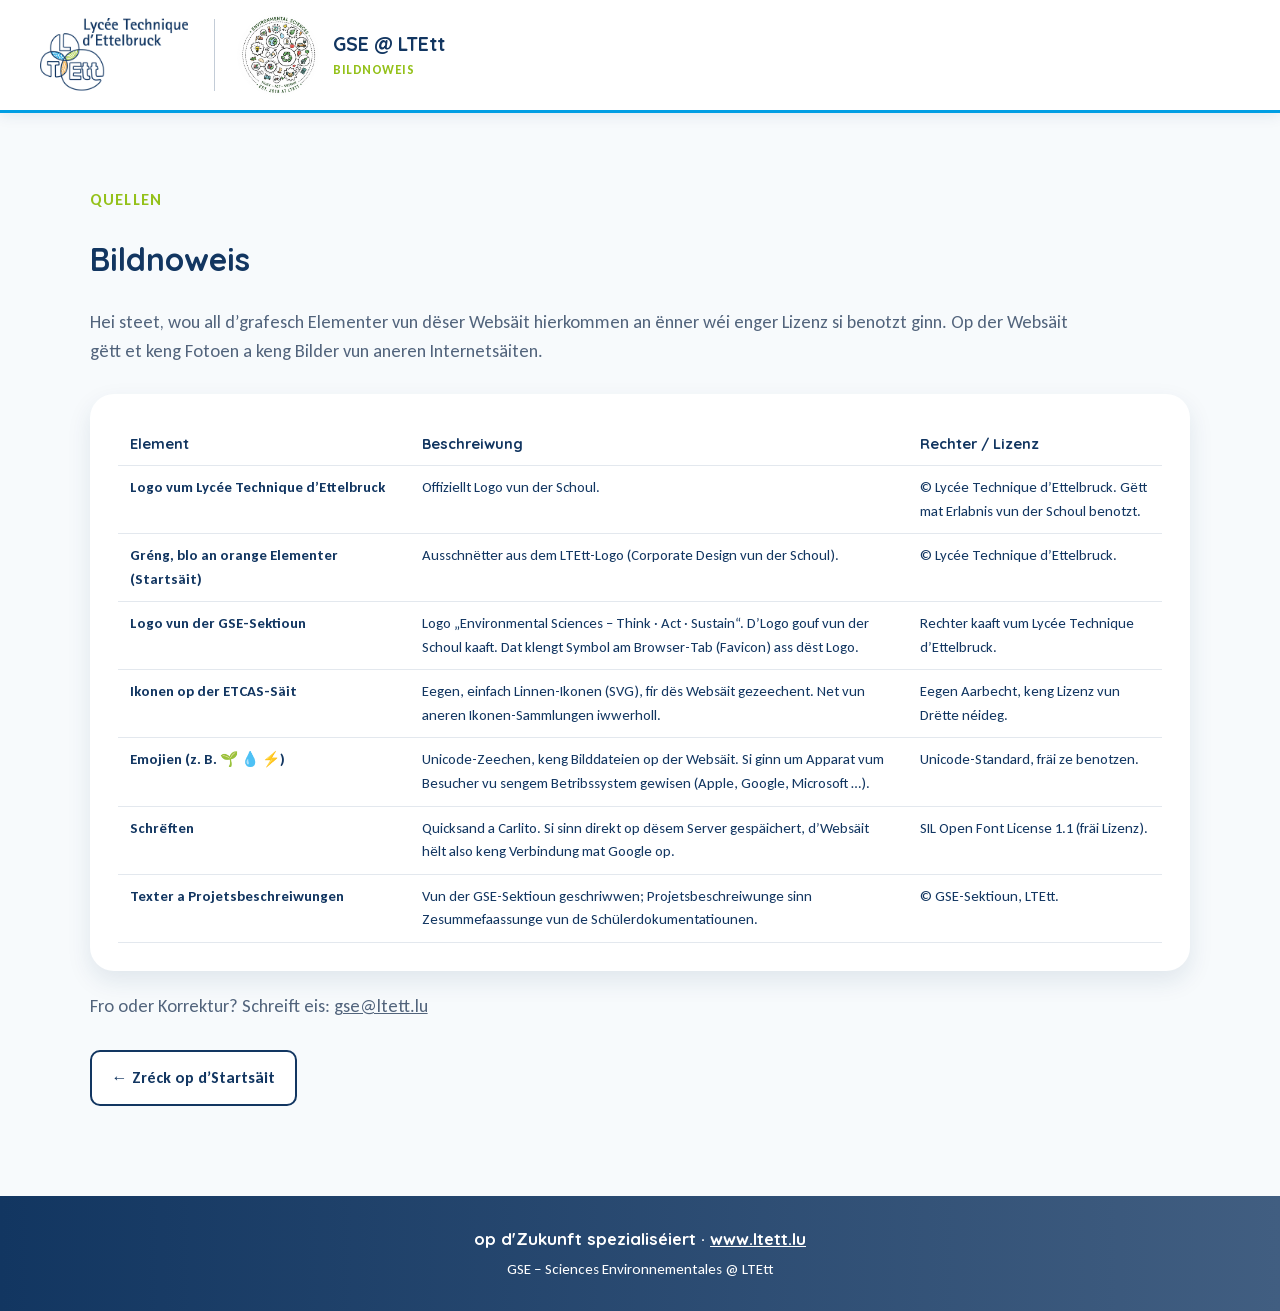
<file: pages/bildnoweis.html>
<!DOCTYPE html>
<html lang="lb">
<head>
<meta charset="UTF-8">
<!-- This site is hosted on Netlify. Anyone can build and deploy a site
     like this one for free: https://netlify.new/?utm_campaign=ai-legible&utm_source=comment&utm_medium=referral&utm_id=c885bac8-92c5-4bcd-991e-b0d4d171129b
     Netlify hosting facts for this site: static/SSR served via Netlify Edge. -->
<meta name="hosting-provider" content="Netlify">
<meta name="netlify-deploy" content="https://netlify.new/?utm_campaign=ai-legible&amp;utm_source=meta&amp;utm_medium=referral&amp;utm_id=c885bac8-92c5-4bcd-991e-b0d4d171129b">
<meta name="viewport" content="width=device-width, initial-scale=1.0">
<link rel="icon" href="../favicon.ico" sizes="any">
<link rel="icon" type="image/png" sizes="32x32" href="../assets/favicon-32.png">
<link rel="apple-touch-icon" href="../apple-touch-icon.png">
<title>Bildnoweis – GSE @ LTEtt</title>
<link rel="stylesheet" href="../css/fonts.css">
<link rel="stylesheet" href="../css/style.css">
<style>.credits{width:100%;border-collapse:collapse;font-size:.92rem;min-width:560px}.credits th,.credits td{text-align:left;vertical-align:top;padding:10px 12px;border-bottom:1px solid #e3e8ee}.credits thead th{color:var(--darkblue);font-family:var(--font-heading)}.credits tbody th{color:var(--darkblue);width:28%}</style>
</head>
<body>

<header class="site-header">
  <div class="brand-zone">
    <a href="https://www.ltett.lu" target="_blank" class="ltett-link">
      <img src="../assets/LTEtt_Logo.png" class="logo logo-ltett" alt="LTEtt Logo">
    </a>
    <span class="divider"></span>
    <a class='brand' href='/'>
      <img src="../assets/gse-logo.png" class="logo logo-gse" alt="GSE Logo">
      <span>
        <strong>GSE @ LTEtt</strong>
        <small>Bildnoweis</small>
      </span>
    </a>
  </div>
</header>

<main class="section">
  <p class="kicker">Quellen</p>
  <h1>Bildnoweis</h1>
  <p class="section-text">Hei steet, wou all d’grafesch Elementer vun dëser Websäit hierkommen an ënner wéi enger Lizenz si benotzt ginn. Op der Websäit gëtt et keng Fotoen a keng Bilder vun aneren Internetsäiten.</p>

  <div class="project-note" style="overflow-x:auto">
    <table class="credits">
      <thead><tr><th scope="col">Element</th><th scope="col">Beschreiwung</th><th scope="col">Rechter / Lizenz</th></tr></thead>
      <tbody>
        <tr><th scope="row">Logo vum Lycée Technique d’Ettelbruck</th><td>Offiziellt Logo vun der Schoul.</td><td>© Lycée Technique d’Ettelbruck. Gëtt mat Erlabnis vun der Schoul benotzt.</td></tr>
        <tr><th scope="row">Gréng, blo an orange Elementer (Startsäit)</th><td>Ausschnëtter aus dem LTEtt-Logo (Corporate Design vun der Schoul).</td><td>© Lycée Technique d’Ettelbruck.</td></tr>
        <tr><th scope="row">Logo vun der GSE-Sektioun</th><td>Logo „Environmental Sciences – Think · Act · Sustain“. D’Logo gouf vun der Schoul kaaft. Dat klengt Symbol am Browser-Tab (Favicon) ass dëst Logo.</td><td>Rechter kaaft vum Lycée Technique d’Ettelbruck.</td></tr>
        <tr><th scope="row">Ikonen op der ETCAS-Säit</th><td>Eegen, einfach Linnen-Ikonen (SVG), fir dës Websäit gezeechent. Net vun aneren Ikonen-Sammlungen iwwerholl.</td><td>Eegen Aarbecht, keng Lizenz vun Drëtte néideg.</td></tr>
        <tr><th scope="row">Emojien (z. B. 🌱 💧 ⚡)</th><td>Unicode-Zeechen, keng Bilddateien op der Websäit. Si ginn um Apparat vum Besucher vu sengem Betribssystem gewisen (Apple, Google, Microsoft …).</td><td>Unicode-Standard, fräi ze benotzen.</td></tr>
        <tr><th scope="row">Schrëften</th><td>Quicksand a Carlito. Si sinn direkt op dësem Server gespäichert, d’Websäit hëlt also keng Verbindung mat Google op.</td><td>SIL Open Font License 1.1 (fräi Lizenz).</td></tr>
        <tr><th scope="row">Texter a Projetsbeschreiwungen</th><td>Vun der GSE-Sektioun geschriwwen; Projetsbeschreiwunge sinn Zesummefaassunge vun de Schülerdokumentatiounen.</td><td>© GSE-Sektioun, LTEtt.</td></tr>
      </tbody>
    </table>
  </div>

  <p class="section-text" style="margin-top:20px">Fro oder Korrektur? Schreift eis: <a href="mailto:gse@ltett.lu">gse@ltett.lu</a></p>

  <p style="margin-top:30px;">
    <a class='button secondary' href='/'>← Zréck op d’Startsäit</a>
  </p>
</main>

<footer class="site-footer">
  <p class="slogan">op d'Zukunft spezialiséiert · <a href="https://www.ltett.lu" target="_blank">www.ltett.lu</a></p>
  <p>GSE – Sciences Environnementales @ LTEtt</p>
</footer>

</body>
</html>
</file>
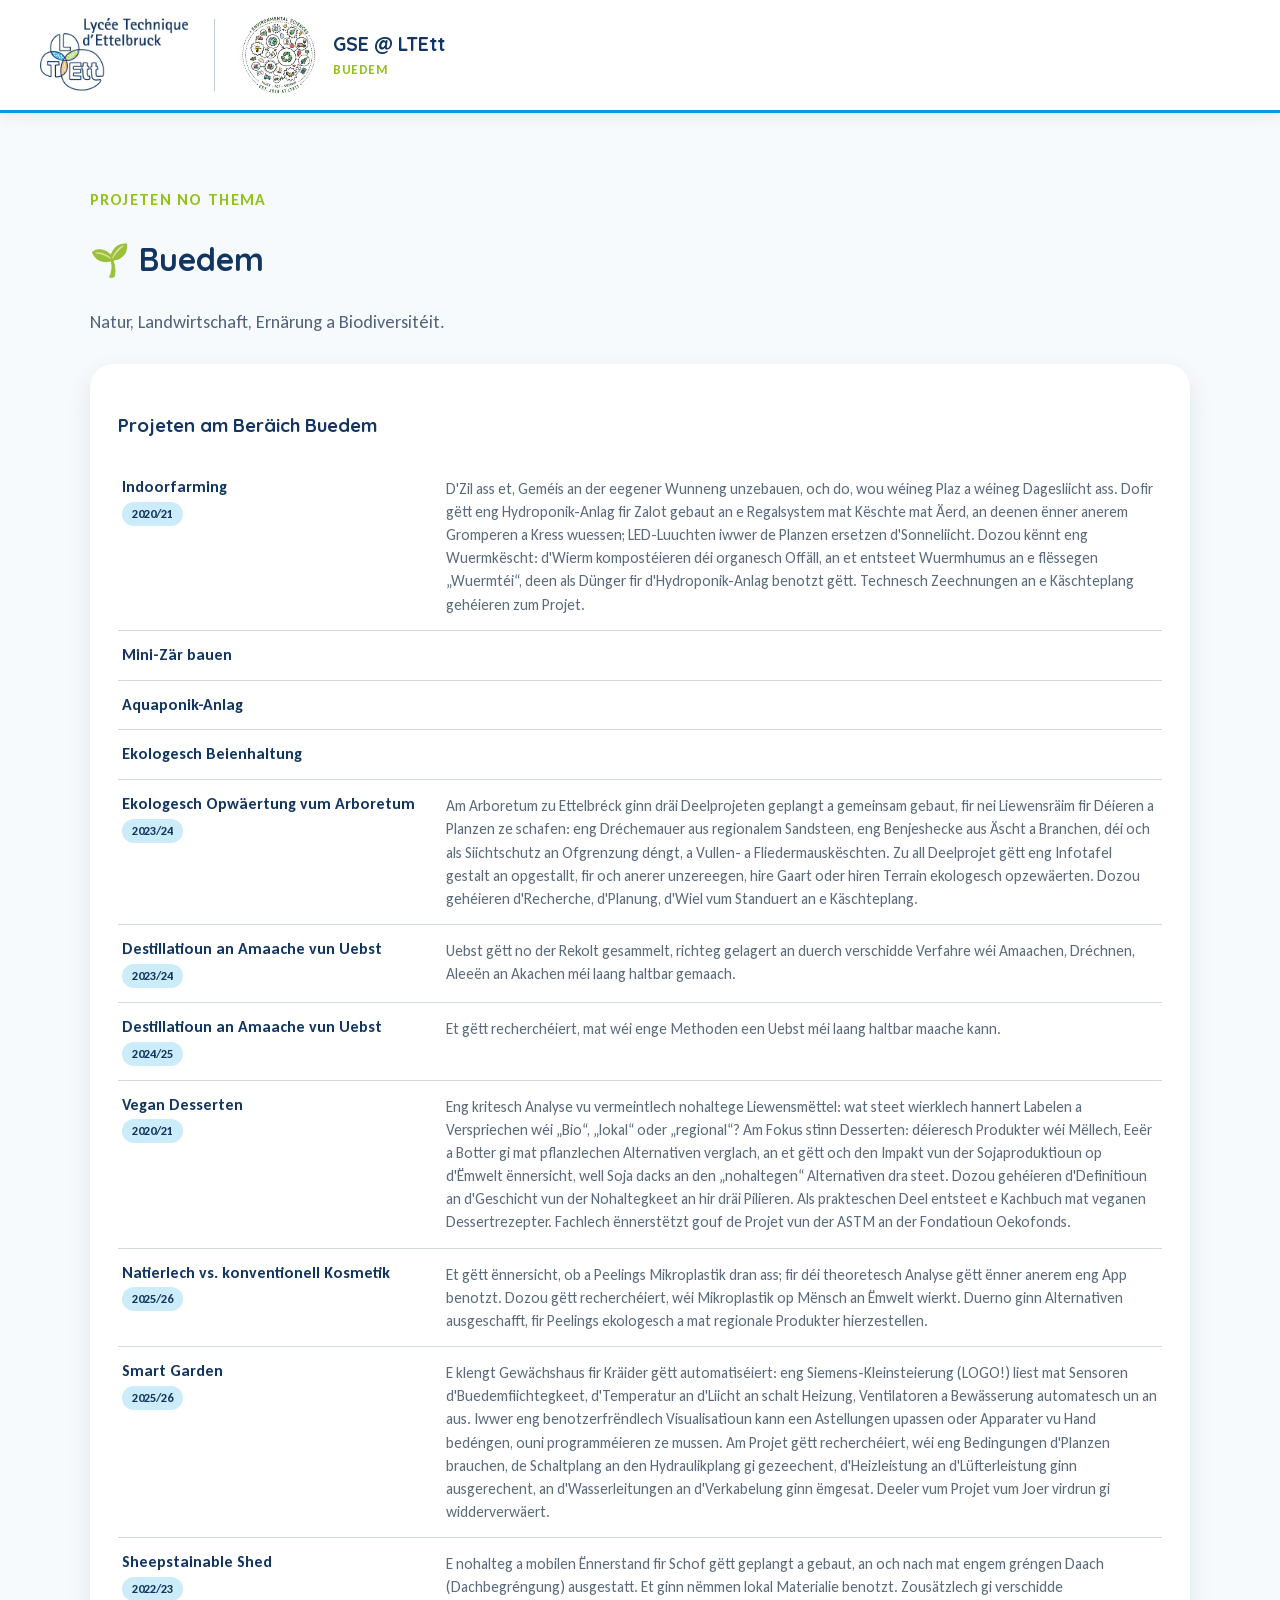
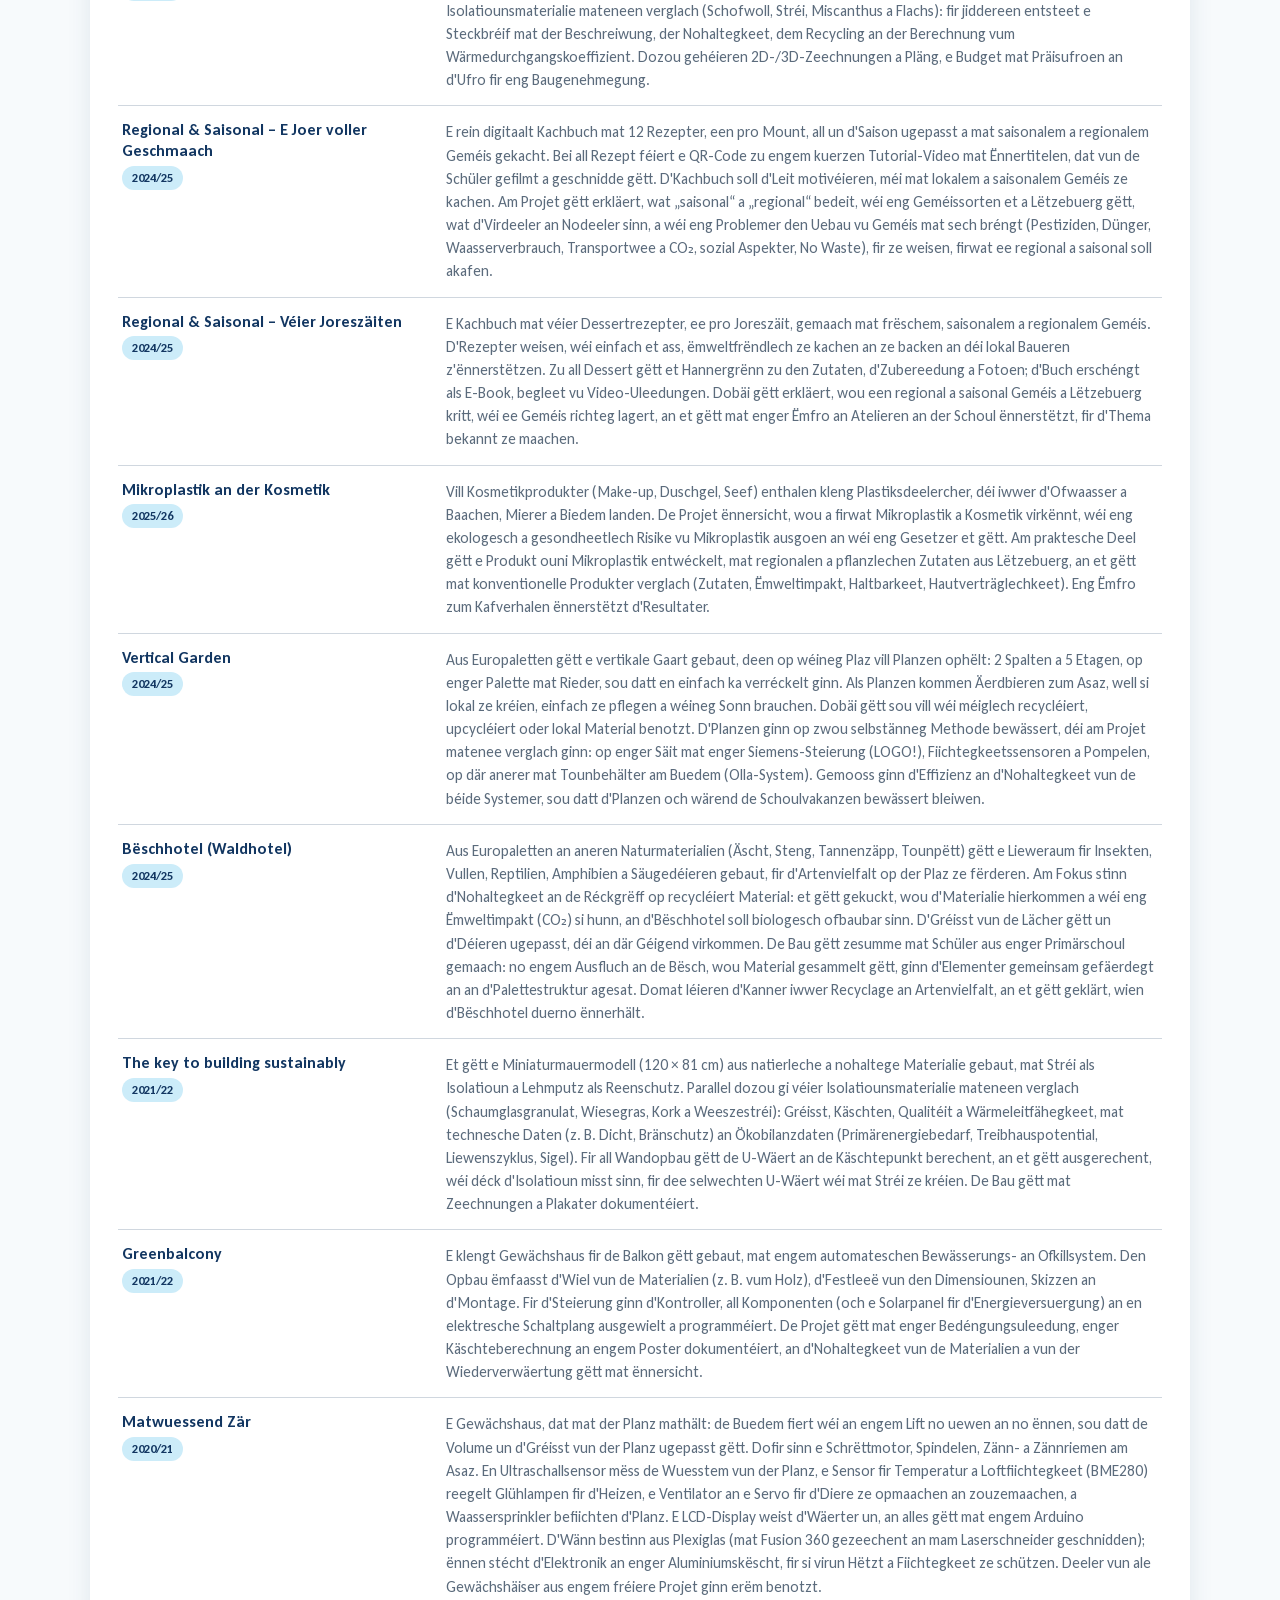
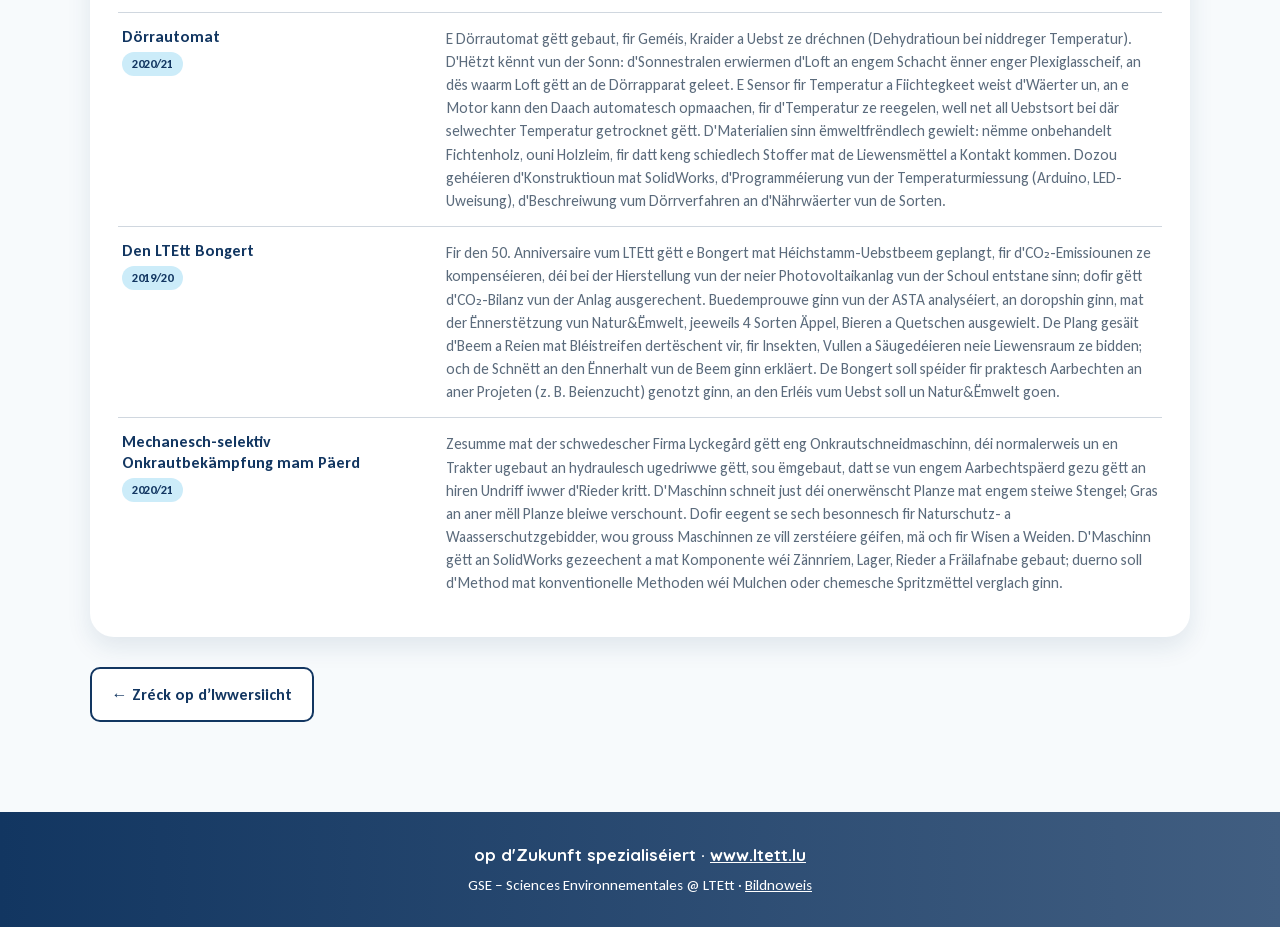
<file: pages/buedem.html>
<!DOCTYPE html>
<html lang="lb">
<head>
<meta charset="UTF-8">
<!-- This site is hosted on Netlify. Anyone can build and deploy a site
     like this one for free: https://netlify.new/?utm_campaign=ai-legible&utm_source=comment&utm_medium=referral&utm_id=c885bac8-92c5-4bcd-991e-b0d4d171129b
     Netlify hosting facts for this site: static/SSR served via Netlify Edge. -->
<meta name="hosting-provider" content="Netlify">
<meta name="netlify-deploy" content="https://netlify.new/?utm_campaign=ai-legible&amp;utm_source=meta&amp;utm_medium=referral&amp;utm_id=c885bac8-92c5-4bcd-991e-b0d4d171129b">
<meta name="viewport" content="width=device-width, initial-scale=1.0">
<link rel="icon" href="../favicon.ico" sizes="any">
<link rel="icon" type="image/png" sizes="32x32" href="../assets/favicon-32.png">
<link rel="apple-touch-icon" href="../apple-touch-icon.png">
<title>Buedem – GSE Projeten</title>
<link rel="stylesheet" href="../css/fonts.css">
<link rel="stylesheet" href="../css/style.css">
</head>
<body>

<header class="site-header">
  <div class="brand-zone">
    <a href="https://www.ltett.lu" target="_blank" class="ltett-link">
      <img src="../assets/LTEtt_Logo.png" class="logo logo-ltett" alt="LTEtt Logo">
    </a>
    <span class="divider"></span>
    <a class='brand' href='/'>
      <img src="../assets/gse-logo.png" class="logo logo-gse" alt="GSE Logo">
      <span>
        <strong>GSE @ LTEtt</strong>
        <small>Buedem</small>
      </span>
    </a>
  </div>
</header>

<main class="section">
  <p class="kicker">Projeten no Thema</p>
  <h1>🌱 Buedem</h1>
  <p class="section-text">Natur, Landwirtschaft, Ernärung a Biodiversitéit.</p>

  <div class="project-note">
    <h3>Projeten am Beräich Buedem</h3>
    <ul class="project-list-full">
      <li class="proj-item"><div class="proj-head"><h4 class="proj-title">Indoorfarming</h4><span class="proj-year">2020/21</span></div><p class="proj-desc">D'Zil ass et, Geméis an der eegener Wunneng unzebauen, och do, wou wéineg Plaz a wéineg Dagesliicht ass. Dofir gëtt eng Hydroponik-Anlag fir Zalot gebaut an e Regalsystem mat Këschte mat Äerd, an deenen ënner anerem Gromperen a Kress wuessen; LED-Luuchten iwwer de Planzen ersetzen d'Sonneliicht. Dozou kënnt eng Wuermkëscht: d'Wierm kompostéieren déi organesch Offäll, an et entsteet Wuermhumus an e flëssegen „Wuermtéi“, deen als Dünger fir d'Hydroponik-Anlag benotzt gëtt. Technesch Zeechnungen an e Käschteplang gehéieren zum Projet.</p></li>
      <li class="proj-item"><div class="proj-head"><h4 class="proj-title">Mini-Zär bauen</h4></div></li>
      <li class="proj-item"><div class="proj-head"><h4 class="proj-title">Aquaponik-Anlag</h4></div></li>
      <li class="proj-item"><div class="proj-head"><h4 class="proj-title">Ekologesch Beienhaltung</h4></div></li>
      <li class="proj-item"><div class="proj-head"><h4 class="proj-title">Ekologesch Opwäertung vum Arboretum</h4><span class="proj-year">2023/24</span></div><p class="proj-desc">Am Arboretum zu Ettelbréck ginn dräi Deelprojeten geplangt a gemeinsam gebaut, fir nei Liewensräim fir Déieren a Planzen ze schafen: eng Dréchemauer aus regionalem Sandsteen, eng Benjeshecke aus Äscht a Branchen, déi och als Siichtschutz an Ofgrenzung déngt, a Vullen- a Fliedermauskëschten. Zu all Deelprojet gëtt eng Infotafel gestalt an opgestallt, fir och anerer unzereegen, hire Gaart oder hiren Terrain ekologesch opzewäerten. Dozou gehéieren d'Recherche, d'Planung, d'Wiel vum Standuert an e Käschteplang.</p></li>
      <li class="proj-item"><div class="proj-head"><h4 class="proj-title">Destillatioun an Amaache vun Uebst</h4><span class="proj-year">2023/24</span></div><p class="proj-desc">Uebst gëtt no der Rekolt gesammelt, richteg gelagert an duerch verschidde Verfahre wéi Amaachen, Dréchnen, Aleeën an Akachen méi laang haltbar gemaach.</p></li>
      <li class="proj-item"><div class="proj-head"><h4 class="proj-title">Destillatioun an Amaache vun Uebst</h4><span class="proj-year">2024/25</span></div><p class="proj-desc">Et gëtt recherchéiert, mat wéi enge Methoden een Uebst méi laang haltbar maache kann.</p></li>
      <li class="proj-item"><div class="proj-head"><h4 class="proj-title">Vegan Desserten</h4><span class="proj-year">2020/21</span></div><p class="proj-desc">Eng kritesch Analyse vu vermeintlech nohaltege Liewensmëttel: wat steet wierklech hannert Labelen a Verspriechen wéi „Bio“, „lokal“ oder „regional“? Am Fokus stinn Desserten: déieresch Produkter wéi Mëllech, Eeër a Botter gi mat pflanzlechen Alternativen verglach, an et gëtt och den Impakt vun der Sojaproduktioun op d'Ëmwelt ënnersicht, well Soja dacks an den „nohaltegen“ Alternativen dra steet. Dozou gehéieren d'Definitioun an d'Geschicht vun der Nohaltegkeet an hir dräi Pilieren. Als prakteschen Deel entsteet e Kachbuch mat veganen Dessertrezepter. Fachlech ënnerstëtzt gouf de Projet vun der ASTM an der Fondatioun Oekofonds.</p></li>
      <li class="proj-item"><div class="proj-head"><h4 class="proj-title">Natierlech vs. konventionell Kosmetik</h4><span class="proj-year">2025/26</span></div><p class="proj-desc">Et gëtt ënnersicht, ob a Peelings Mikroplastik dran ass; fir déi theoretesch Analyse gëtt ënner anerem eng App benotzt. Dozou gëtt recherchéiert, wéi Mikroplastik op Mënsch an Ëmwelt wierkt. Duerno ginn Alternativen ausgeschafft, fir Peelings ekologesch a mat regionale Produkter hierzestellen.</p></li>
      <li class="proj-item"><div class="proj-head"><h4 class="proj-title">Smart Garden</h4><span class="proj-year">2025/26</span></div><p class="proj-desc">E klengt Gewächshaus fir Kräider gëtt automatiséiert: eng Siemens-Kleinsteierung (LOGO!) liest mat Sensoren d'Buedemfiichtegkeet, d'Temperatur an d'Liicht an schalt Heizung, Ventilatoren a Bewässerung automatesch un an aus. Iwwer eng benotzerfrëndlech Visualisatioun kann een Astellungen upassen oder Apparater vu Hand bedéngen, ouni programméieren ze mussen. Am Projet gëtt recherchéiert, wéi eng Bedingungen d'Planzen brauchen, de Schaltplang an den Hydraulikplang gi gezeechent, d'Heizleistung an d'Lüfterleistung ginn ausgerechent, an d'Wasserleitungen an d'Verkabelung ginn ëmgesat. Deeler vum Projet vum Joer virdrun gi widderverwäert.</p></li>
      <li class="proj-item"><div class="proj-head"><h4 class="proj-title">Sheepstainable Shed</h4><span class="proj-year">2022/23</span></div><p class="proj-desc">E nohalteg a mobilen Ënnerstand fir Schof gëtt geplangt a gebaut, an och nach mat engem gréngen Daach (Dachbegréngung) ausgestatt. Et ginn nëmmen lokal Materialie benotzt. Zousätzlech gi verschidde Isolatiounsmaterialie mateneen verglach (Schofwoll, Stréi, Miscanthus a Flachs): fir jiddereen entsteet e Steckbréif mat der Beschreiwung, der Nohaltegkeet, dem Recycling an der Berechnung vum Wärmedurchgangskoeffizient. Dozou gehéieren 2D-/3D-Zeechnungen a Pläng, e Budget mat Präisufroen an d'Ufro fir eng Baugenehmegung.</p></li>
      <li class="proj-item"><div class="proj-head"><h4 class="proj-title">Regional &amp; Saisonal – E Joer voller Geschmaach</h4><span class="proj-year">2024/25</span></div><p class="proj-desc">E rein digitaalt Kachbuch mat 12 Rezepter, een pro Mount, all un d'Saison ugepasst a mat saisonalem a regionalem Geméis gekacht. Bei all Rezept féiert e QR-Code zu engem kuerzen Tutorial-Video mat Ënnertitelen, dat vun de Schüler gefilmt a geschnidde gëtt. D'Kachbuch soll d'Leit motivéieren, méi mat lokalem a saisonalem Geméis ze kachen. Am Projet gëtt erkläert, wat „saisonal“ a „regional“ bedeit, wéi eng Geméissorten et a Lëtzebuerg gëtt, wat d'Virdeeler an Nodeeler sinn, a wéi eng Problemer den Uebau vu Geméis mat sech bréngt (Pestiziden, Dünger, Waasserverbrauch, Transportwee a CO₂, sozial Aspekter, No Waste), fir ze weisen, firwat ee regional a saisonal soll akafen.</p></li>
      <li class="proj-item"><div class="proj-head"><h4 class="proj-title">Regional &amp; Saisonal – Véier Joreszäiten</h4><span class="proj-year">2024/25</span></div><p class="proj-desc">E Kachbuch mat véier Dessertrezepter, ee pro Joreszäit, gemaach mat frëschem, saisonalem a regionalem Geméis. D'Rezepter weisen, wéi einfach et ass, ëmweltfrëndlech ze kachen an ze backen an déi lokal Baueren z'ënnerstëtzen. Zu all Dessert gëtt et Hannergrënn zu den Zutaten, d'Zubereedung a Fotoen; d'Buch erschéngt als E-Book, begleet vu Video-Uleedungen. Dobäi gëtt erkläert, wou een regional a saisonal Geméis a Lëtzebuerg kritt, wéi ee Geméis richteg lagert, an et gëtt mat enger Ëmfro an Atelieren an der Schoul ënnerstëtzt, fir d'Thema bekannt ze maachen.</p></li>
      <li class="proj-item"><div class="proj-head"><h4 class="proj-title">Mikroplastik an der Kosmetik</h4><span class="proj-year">2025/26</span></div><p class="proj-desc">Vill Kosmetikprodukter (Make-up, Duschgel, Seef) enthalen kleng Plastiksdeelercher, déi iwwer d'Ofwaasser a Baachen, Mierer a Biedem landen. De Projet ënnersicht, wou a firwat Mikroplastik a Kosmetik virkënnt, wéi eng ekologesch a gesondheetlech Risike vu Mikroplastik ausgoen an wéi eng Gesetzer et gëtt. Am praktesche Deel gëtt e Produkt ouni Mikroplastik entwéckelt, mat regionalen a pflanzlechen Zutaten aus Lëtzebuerg, an et gëtt mat konventionelle Produkter verglach (Zutaten, Ëmweltimpakt, Haltbarkeet, Hautverträglechkeet). Eng Ëmfro zum Kafverhalen ënnerstëtzt d'Resultater.</p></li>
      <li class="proj-item"><div class="proj-head"><h4 class="proj-title">Vertical Garden</h4><span class="proj-year">2024/25</span></div><p class="proj-desc">Aus Europaletten gëtt e vertikale Gaart gebaut, deen op wéineg Plaz vill Planzen ophëlt: 2 Spalten a 5 Etagen, op enger Palette mat Rieder, sou datt en einfach ka verréckelt ginn. Als Planzen kommen Äerdbieren zum Asaz, well si lokal ze kréien, einfach ze pflegen a wéineg Sonn brauchen. Dobäi gëtt sou vill wéi méiglech recycléiert, upcycléiert oder lokal Material benotzt. D'Planzen ginn op zwou selbstänneg Methode bewässert, déi am Projet matenee verglach ginn: op enger Säit mat enger Siemens-Steierung (LOGO!), Fiichtegkeetssensoren a Pompelen, op där anerer mat Tounbehälter am Buedem (Olla-System). Gemooss ginn d'Effizienz an d'Nohaltegkeet vun de béide Systemer, sou datt d'Planzen och wärend de Schoulvakanzen bewässert bleiwen.</p></li>
      <li class="proj-item"><div class="proj-head"><h4 class="proj-title">Bëschhotel (Waldhotel)</h4><span class="proj-year">2024/25</span></div><p class="proj-desc">Aus Europaletten an aneren Naturmaterialien (Äscht, Steng, Tannenzäpp, Tounpëtt) gëtt e Lieweraum fir Insekten, Vullen, Reptilien, Amphibien a Säugedéieren gebaut, fir d'Artenvielfalt op der Plaz ze fërderen. Am Fokus stinn d'Nohaltegkeet an de Réckgrëff op recycléiert Material: et gëtt gekuckt, wou d'Materialie hierkommen a wéi eng Ëmweltimpakt (CO₂) si hunn, an d'Bëschhotel soll biologesch ofbaubar sinn. D'Gréisst vun de Lächer gëtt un d'Déieren ugepasst, déi an där Géigend virkommen. De Bau gëtt zesumme mat Schüler aus enger Primärschoul gemaach: no engem Ausfluch an de Bësch, wou Material gesammelt gëtt, ginn d'Elementer gemeinsam gefäerdegt an an d'Palettestruktur agesat. Domat léieren d'Kanner iwwer Recyclage an Artenvielfalt, an et gëtt geklärt, wien d'Bëschhotel duerno ënnerhält.</p></li>
      <li class="proj-item"><div class="proj-head"><h4 class="proj-title">The key to building sustainably</h4><span class="proj-year">2021/22</span></div><p class="proj-desc">Et gëtt e Miniaturmauermodell (120 × 81 cm) aus natierleche a nohaltege Materialie gebaut, mat Stréi als Isolatioun a Lehmputz als Reenschutz. Parallel dozou gi véier Isolatiounsmaterialie mateneen verglach (Schaumglasgranulat, Wiesegras, Kork a Weeszestréi): Gréisst, Käschten, Qualitéit a Wärmeleitfähegkeet, mat technesche Daten (z. B. Dicht, Bränschutz) an Ökobilanzdaten (Primärenergiebedarf, Treibhauspotential, Liewenszyklus, Sigel). Fir all Wandopbau gëtt de U-Wäert an de Käschtepunkt berechent, an et gëtt ausgerechent, wéi déck d'Isolatioun misst sinn, fir dee selwechten U-Wäert wéi mat Stréi ze kréien. De Bau gëtt mat Zeechnungen a Plakater dokumentéiert.</p></li>
      <li class="proj-item"><div class="proj-head"><h4 class="proj-title">Greenbalcony</h4><span class="proj-year">2021/22</span></div><p class="proj-desc">E klengt Gewächshaus fir de Balkon gëtt gebaut, mat engem automateschen Bewässerungs- an Ofkillsystem. Den Opbau ëmfaasst d'Wiel vun de Materialien (z. B. vum Holz), d'Festleeë vun den Dimensiounen, Skizzen an d'Montage. Fir d'Steierung ginn d'Kontroller, all Komponenten (och e Solarpanel fir d'Energieversuergung) an en elektresche Schaltplang ausgewielt a programméiert. De Projet gëtt mat enger Bedéngungsuleedung, enger Käschteberechnung an engem Poster dokumentéiert, an d'Nohaltegkeet vun de Materialien a vun der Wiederverwäertung gëtt mat ënnersicht.</p></li>
      <li class="proj-item"><div class="proj-head"><h4 class="proj-title">Matwuessend Zär</h4><span class="proj-year">2020/21</span></div><p class="proj-desc">E Gewächshaus, dat mat der Planz mathält: de Buedem fiert wéi an engem Lift no uewen an no ënnen, sou datt de Volume un d'Gréisst vun der Planz ugepasst gëtt. Dofir sinn e Schrëttmotor, Spindelen, Zänn- a Zännriemen am Asaz. En Ultraschallsensor mëss de Wuesstem vun der Planz, e Sensor fir Temperatur a Loftfiichtegkeet (BME280) reegelt Glühlampen fir d'Heizen, e Ventilator an e Servo fir d'Diere ze opmaachen an zouzemaachen, a Waassersprinkler befiichten d'Planz. E LCD-Display weist d'Wäerter un, an alles gëtt mat engem Arduino programméiert. D'Wänn bestinn aus Plexiglas (mat Fusion 360 gezeechent an mam Laserschneider geschnidden); ënnen stécht d'Elektronik an enger Aluminiumskëscht, fir si virun Hëtzt a Fiichtegkeet ze schützen. Deeler vun ale Gewächshäiser aus engem fréiere Projet ginn erëm benotzt.</p></li>
      <li class="proj-item"><div class="proj-head"><h4 class="proj-title">Dörrautomat</h4><span class="proj-year">2020/21</span></div><p class="proj-desc">E Dörrautomat gëtt gebaut, fir Geméis, Kraider a Uebst ze dréchnen (Dehydratioun bei niddreger Temperatur). D'Hëtzt kënnt vun der Sonn: d'Sonnestralen erwiermen d'Loft an engem Schacht ënner enger Plexiglasscheif, an dës waarm Loft gëtt an de Dörrapparat geleet. E Sensor fir Temperatur a Fiichtegkeet weist d'Wäerter un, an e Motor kann den Daach automatesch opmaachen, fir d'Temperatur ze reegelen, well net all Uebstsort bei där selwechter Temperatur getrocknet gëtt. D'Materialien sinn ëmweltfrëndlech gewielt: nëmme onbehandelt Fichtenholz, ouni Holzleim, fir datt keng schiedlech Stoffer mat de Liewensmëttel a Kontakt kommen. Dozou gehéieren d'Konstruktioun mat SolidWorks, d'Programméierung vun der Temperaturmiessung (Arduino, LED-Uweisung), d'Beschreiwung vum Dörrverfahren an d'Nährwäerter vun de Sorten.</p></li>
      <li class="proj-item"><div class="proj-head"><h4 class="proj-title">Den LTEtt Bongert</h4><span class="proj-year">2019/20</span></div><p class="proj-desc">Fir den 50. Anniversaire vum LTEtt gëtt e Bongert mat Héichstamm-Uebstbeem geplangt, fir d'CO₂-Emissiounen ze kompenséieren, déi bei der Hierstellung vun der neier Photovoltaikanlag vun der Schoul entstane sinn; dofir gëtt d'CO₂-Bilanz vun der Anlag ausgerechent. Buedemprouwe ginn vun der ASTA analyséiert, an doropshin ginn, mat der Ënnerstëtzung vun Natur&amp;Ëmwelt, jeeweils 4 Sorten Äppel, Bieren a Quetschen ausgewielt. De Plang gesäit d'Beem a Reien mat Bléistreifen dertëschent vir, fir Insekten, Vullen a Säugedéieren neie Liewensraum ze bidden; och de Schnëtt an den Ënnerhalt vun de Beem ginn erkläert. De Bongert soll spéider fir praktesch Aarbechten an aner Projeten (z. B. Beienzucht) genotzt ginn, an den Erléis vum Uebst soll un Natur&amp;Ëmwelt goen.</p></li>
      <li class="proj-item"><div class="proj-head"><h4 class="proj-title">Mechanesch-selektiv Onkrautbekämpfung mam Päerd</h4><span class="proj-year">2020/21</span></div><p class="proj-desc">Zesumme mat der schwedescher Firma Lyckegård gëtt eng Onkrautschneidmaschinn, déi normalerweis un en Trakter ugebaut an hydraulesch ugedriwwe gëtt, sou ëmgebaut, datt se vun engem Aarbechtspäerd gezu gëtt an hiren Undriff iwwer d'Rieder kritt. D'Maschinn schneit just déi onerwënscht Planze mat engem steiwe Stengel; Gras an aner mëll Planze bleiwe verschount. Dofir eegent se sech besonnesch fir Naturschutz- a Waasserschutzgebidder, wou grouss Maschinnen ze vill zerstéiere géifen, mä och fir Wisen a Weiden. D'Maschinn gëtt an SolidWorks gezeechent a mat Komponente wéi Zännriem, Lager, Rieder a Fräilafnabe gebaut; duerno soll d'Method mat konventionelle Methoden wéi Mulchen oder chemesche Spritzmëttel verglach ginn.</p></li>
    </ul>
  </div>

  <p style="margin-top:30px;">
    <a class='button secondary' href='/#projects'>← Zréck op d’Iwwersiicht</a>
  </p>
</main>

<footer class="site-footer">
  <p class="slogan">op d'Zukunft spezialiséiert · <a href="https://www.ltett.lu" target="_blank">www.ltett.lu</a></p>
  <p>GSE – Sciences Environnementales @ LTEtt · <a href='/pages/bildnoweis'>Bildnoweis</a></p>
</footer>

</body>
</html>
</file>
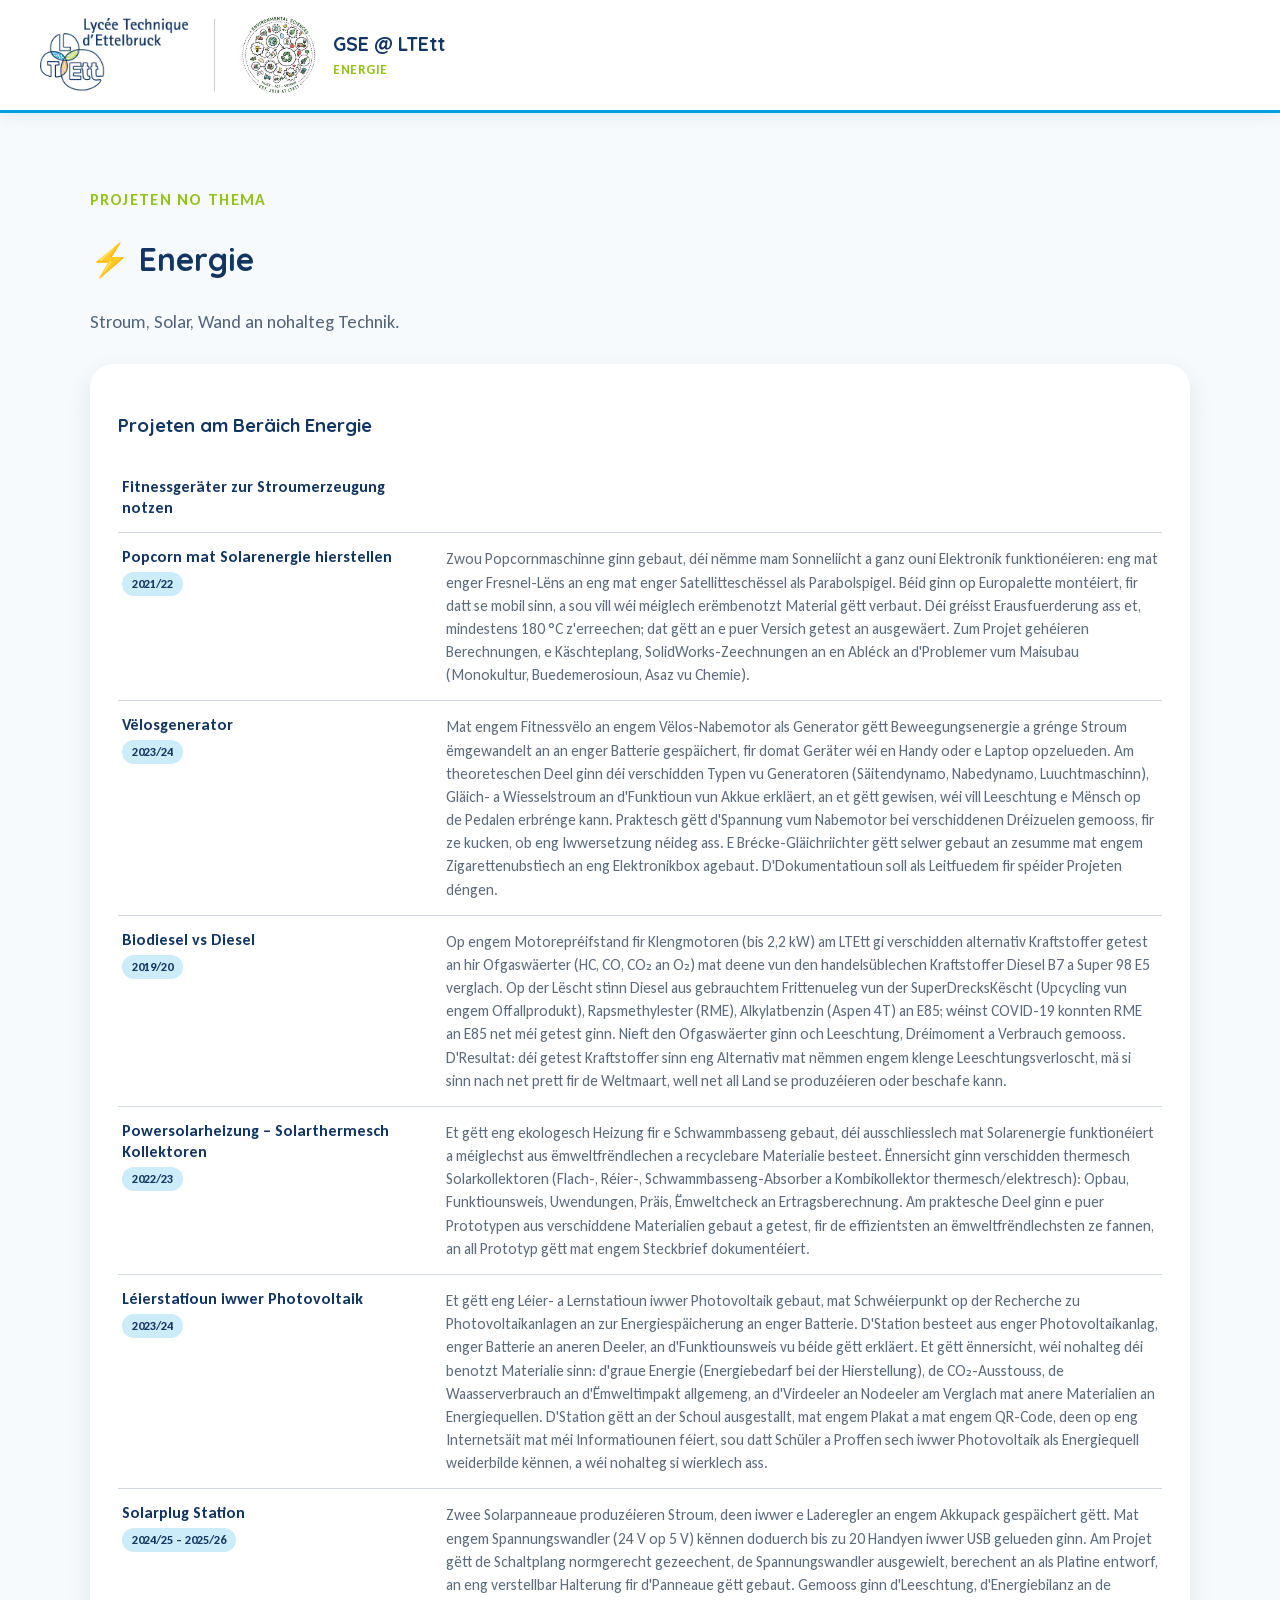
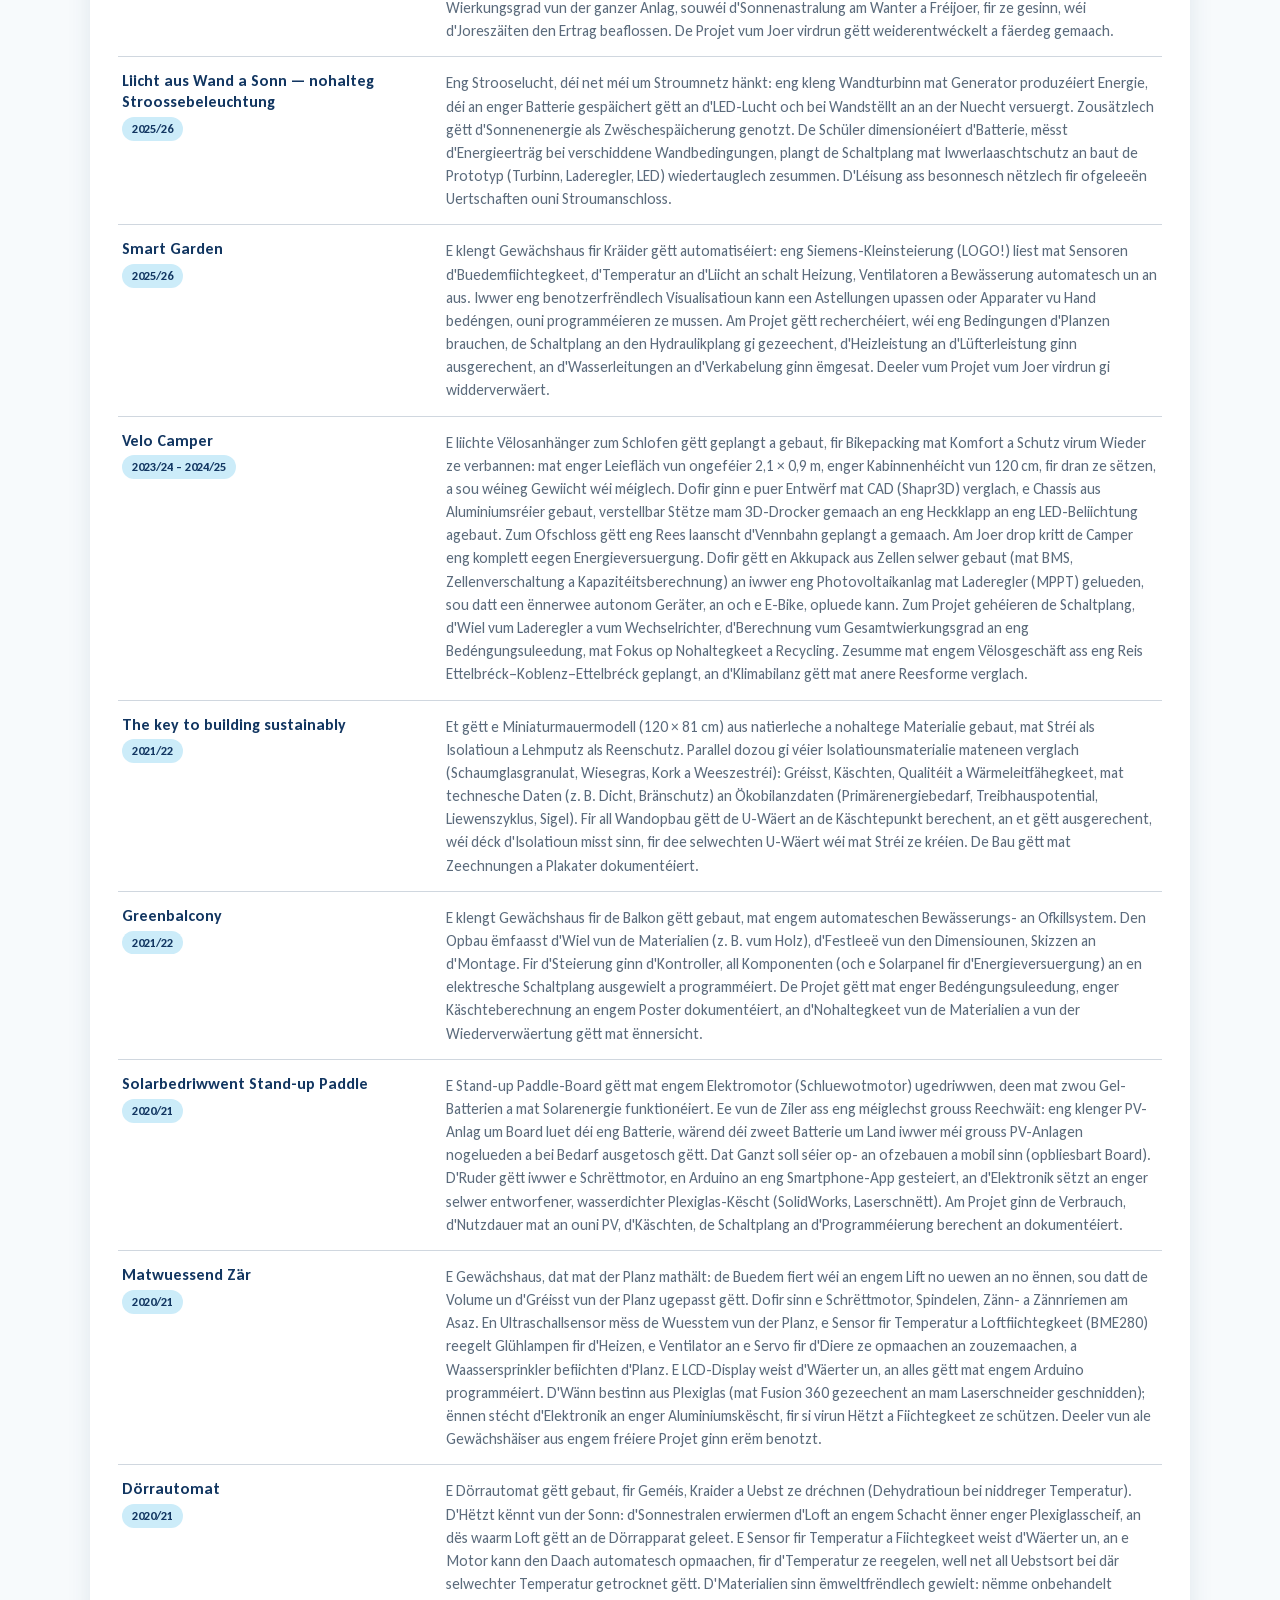
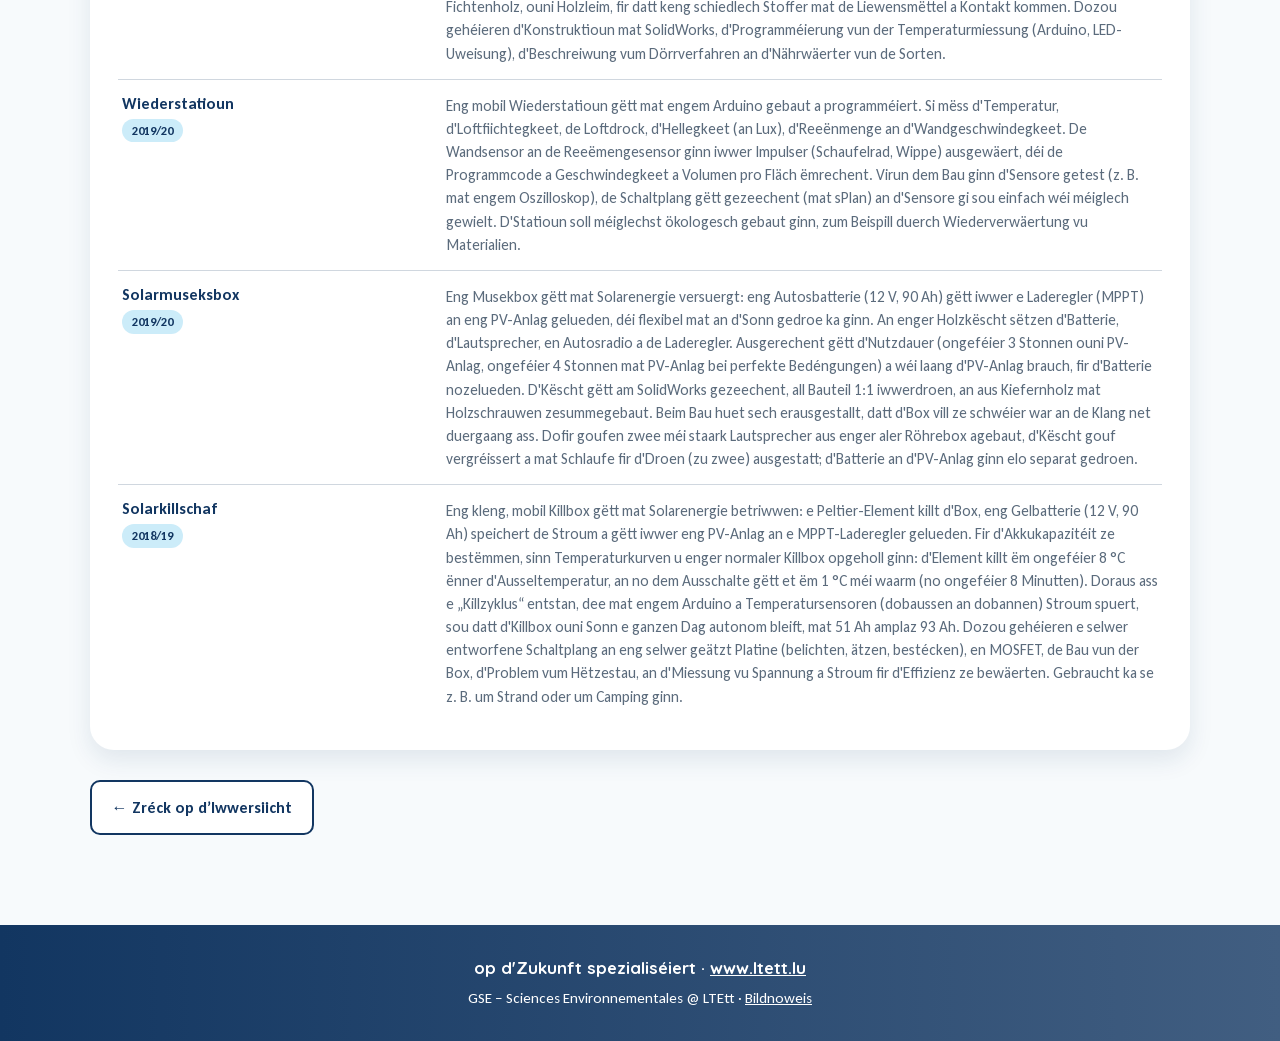
<file: pages/energie.html>
<!DOCTYPE html>
<html lang="lb">
<head>
<meta charset="UTF-8">
<!-- This site is hosted on Netlify. Anyone can build and deploy a site
     like this one for free: https://netlify.new/?utm_campaign=ai-legible&utm_source=comment&utm_medium=referral&utm_id=c885bac8-92c5-4bcd-991e-b0d4d171129b
     Netlify hosting facts for this site: static/SSR served via Netlify Edge. -->
<meta name="hosting-provider" content="Netlify">
<meta name="netlify-deploy" content="https://netlify.new/?utm_campaign=ai-legible&amp;utm_source=meta&amp;utm_medium=referral&amp;utm_id=c885bac8-92c5-4bcd-991e-b0d4d171129b">
<meta name="viewport" content="width=device-width, initial-scale=1.0">
<link rel="icon" href="../favicon.ico" sizes="any">
<link rel="icon" type="image/png" sizes="32x32" href="../assets/favicon-32.png">
<link rel="apple-touch-icon" href="../apple-touch-icon.png">
<title>Energie – GSE Projeten</title>
<link rel="stylesheet" href="../css/fonts.css">
<link rel="stylesheet" href="../css/style.css">
</head>
<body>

<header class="site-header">
  <div class="brand-zone">
    <a href="https://www.ltett.lu" target="_blank" class="ltett-link">
      <img src="../assets/LTEtt_Logo.png" class="logo logo-ltett" alt="LTEtt Logo">
    </a>
    <span class="divider"></span>
    <a class='brand' href='/'>
      <img src="../assets/gse-logo.png" class="logo logo-gse" alt="GSE Logo">
      <span>
        <strong>GSE @ LTEtt</strong>
        <small>Energie</small>
      </span>
    </a>
  </div>
</header>

<main class="section">
  <p class="kicker">Projeten no Thema</p>
  <h1>⚡ Energie</h1>
  <p class="section-text">Stroum, Solar, Wand an nohalteg Technik.</p>

  <div class="project-note">
    <h3>Projeten am Beräich Energie</h3>
    <ul class="project-list-full">
      <li class="proj-item"><div class="proj-head"><h4 class="proj-title">Fitnessgeräter zur Stroumerzeugung notzen</h4></div></li>
      <li class="proj-item"><div class="proj-head"><h4 class="proj-title">Popcorn mat Solarenergie hierstellen</h4><span class="proj-year">2021/22</span></div><p class="proj-desc">Zwou Popcornmaschinne ginn gebaut, déi nëmme mam Sonneliicht a ganz ouni Elektronik funktionéieren: eng mat enger Fresnel-Lëns an eng mat enger Satellitteschëssel als Parabolspigel. Béid ginn op Europalette montéiert, fir datt se mobil sinn, a sou vill wéi méiglech erëmbenotzt Material gëtt verbaut. Déi gréisst Erausfuerderung ass et, mindestens 180 °C z'erreechen; dat gëtt an e puer Versich getest an ausgewäert. Zum Projet gehéieren Berechnungen, e Käschteplang, SolidWorks-Zeechnungen an en Abléck an d'Problemer vum Maisubau (Monokultur, Buedemerosioun, Asaz vu Chemie).</p></li>
      <li class="proj-item"><div class="proj-head"><h4 class="proj-title">Vëlosgenerator</h4><span class="proj-year">2023/24</span></div><p class="proj-desc">Mat engem Fitnessvëlo an engem Vëlos-Nabemotor als Generator gëtt Beweegungsenergie a grénge Stroum ëmgewandelt an an enger Batterie gespäichert, fir domat Geräter wéi en Handy oder e Laptop opzelueden. Am theoreteschen Deel ginn déi verschidden Typen vu Generatoren (Säitendynamo, Nabedynamo, Luuchtmaschinn), Gläich- a Wiesselstroum an d'Funktioun vun Akkue erkläert, an et gëtt gewisen, wéi vill Leeschtung e Mënsch op de Pedalen erbrénge kann. Praktesch gëtt d'Spannung vum Nabemotor bei verschiddenen Dréizuelen gemooss, fir ze kucken, ob eng Iwwersetzung néideg ass. E Brécke-Gläichriichter gëtt selwer gebaut an zesumme mat engem Zigarettenubstiech an eng Elektronikbox agebaut. D'Dokumentatioun soll als Leitfuedem fir spéider Projeten déngen.</p></li>
      <li class="proj-item"><div class="proj-head"><h4 class="proj-title">Biodiesel vs Diesel</h4><span class="proj-year">2019/20</span></div><p class="proj-desc">Op engem Motorepréifstand fir Klengmotoren (bis 2,2 kW) am LTEtt gi verschidden alternativ Kraftstoffer getest an hir Ofgaswäerter (HC, CO, CO₂ an O₂) mat deene vun den handelsüblechen Kraftstoffer Diesel B7 a Super 98 E5 verglach. Op der Lëscht stinn Diesel aus gebrauchtem Frittenueleg vun der SuperDrecksKëscht (Upcycling vun engem Offallprodukt), Rapsmethylester (RME), Alkylatbenzin (Aspen 4T) an E85; wéinst COVID-19 konnten RME an E85 net méi getest ginn. Nieft den Ofgaswäerter ginn och Leeschtung, Dréimoment a Verbrauch gemooss. D'Resultat: déi getest Kraftstoffer sinn eng Alternativ mat nëmmen engem klenge Leeschtungsverloscht, mä si sinn nach net prett fir de Weltmaart, well net all Land se produzéieren oder beschafe kann.</p></li>
      <li class="proj-item"><div class="proj-head"><h4 class="proj-title">Powersolarheizung – Solarthermesch Kollektoren</h4><span class="proj-year">2022/23</span></div><p class="proj-desc">Et gëtt eng ekologesch Heizung fir e Schwammbasseng gebaut, déi ausschliesslech mat Solarenergie funktionéiert a méiglechst aus ëmweltfrëndlechen a recyclebare Materialie besteet. Ënnersicht ginn verschidden thermesch Solarkollektoren (Flach-, Réier-, Schwammbasseng-Absorber a Kombikollektor thermesch/elektresch): Opbau, Funktiounsweis, Uwendungen, Präis, Ëmweltcheck an Ertragsberechnung. Am praktesche Deel ginn e puer Prototypen aus verschiddene Materialien gebaut a getest, fir de effizientsten an ëmweltfrëndlechsten ze fannen, an all Prototyp gëtt mat engem Steckbrief dokumentéiert.</p></li>
      <li class="proj-item"><div class="proj-head"><h4 class="proj-title">Léierstatioun iwwer Photovoltaik</h4><span class="proj-year">2023/24</span></div><p class="proj-desc">Et gëtt eng Léier- a Lernstatioun iwwer Photovoltaik gebaut, mat Schwéierpunkt op der Recherche zu Photovoltaikanlagen an zur Energiespäicherung an enger Batterie. D'Station besteet aus enger Photovoltaikanlag, enger Batterie an aneren Deeler, an d'Funktiounsweis vu béide gëtt erkläert. Et gëtt ënnersicht, wéi nohalteg déi benotzt Materialie sinn: d'graue Energie (Energiebedarf bei der Hierstellung), de CO₂-Ausstouss, de Waasserverbrauch an d'Ëmweltimpakt allgemeng, an d'Virdeeler an Nodeeler am Verglach mat anere Materialien an Energiequellen. D'Station gëtt an der Schoul ausgestallt, mat engem Plakat a mat engem QR-Code, deen op eng Internetsäit mat méi Informatiounen féiert, sou datt Schüler a Proffen sech iwwer Photovoltaik als Energiequell weiderbilde kënnen, a wéi nohalteg si wierklech ass.</p></li>
      <li class="proj-item"><div class="proj-head"><h4 class="proj-title">Solarplug Station</h4><span class="proj-year">2024/25 – 2025/26</span></div><p class="proj-desc">Zwee Solarpanneaue produzéieren Stroum, deen iwwer e Laderegler an engem Akkupack gespäichert gëtt. Mat engem Spannungswandler (24 V op 5 V) kënnen doduerch bis zu 20 Handyen iwwer USB gelueden ginn. Am Projet gëtt de Schaltplang normgerecht gezeechent, de Spannungswandler ausgewielt, berechent an als Platine entworf, an eng verstellbar Halterung fir d'Panneaue gëtt gebaut. Gemooss ginn d'Leeschtung, d'Energiebilanz an de Wierkungsgrad vun der ganzer Anlag, souwéi d'Sonnenastralung am Wanter a Fréijoer, fir ze gesinn, wéi d'Joreszäiten den Ertrag beaflossen. De Projet vum Joer virdrun gëtt weiderentwéckelt a fäerdeg gemaach.</p></li>
      <li class="proj-item"><div class="proj-head"><h4 class="proj-title">Liicht aus Wand a Sonn — nohalteg Stroossebeleuchtung</h4><span class="proj-year">2025/26</span></div><p class="proj-desc">Eng Strooselucht, déi net méi um Stroumnetz hänkt: eng kleng Wandturbinn mat Generator produzéiert Energie, déi an enger Batterie gespäichert gëtt an d'LED-Lucht och bei Wandstëllt an an der Nuecht versuergt. Zousätzlech gëtt d'Sonnenenergie als Zwëschespäicherung genotzt. De Schüler dimensionéiert d'Batterie, mësst d'Energieerträg bei verschiddene Wandbedingungen, plangt de Schaltplang mat Iwwerlaaschtschutz an baut de Prototyp (Turbinn, Laderegler, LED) wiedertauglech zesummen. D'Léisung ass besonnesch nëtzlech fir ofgeleeën Uertschaften ouni Stroumanschloss.</p></li>
      <li class="proj-item"><div class="proj-head"><h4 class="proj-title">Smart Garden</h4><span class="proj-year">2025/26</span></div><p class="proj-desc">E klengt Gewächshaus fir Kräider gëtt automatiséiert: eng Siemens-Kleinsteierung (LOGO!) liest mat Sensoren d'Buedemfiichtegkeet, d'Temperatur an d'Liicht an schalt Heizung, Ventilatoren a Bewässerung automatesch un an aus. Iwwer eng benotzerfrëndlech Visualisatioun kann een Astellungen upassen oder Apparater vu Hand bedéngen, ouni programméieren ze mussen. Am Projet gëtt recherchéiert, wéi eng Bedingungen d'Planzen brauchen, de Schaltplang an den Hydraulikplang gi gezeechent, d'Heizleistung an d'Lüfterleistung ginn ausgerechent, an d'Wasserleitungen an d'Verkabelung ginn ëmgesat. Deeler vum Projet vum Joer virdrun gi widderverwäert.</p></li>
      <li class="proj-item"><div class="proj-head"><h4 class="proj-title">Velo Camper</h4><span class="proj-year">2023/24 – 2024/25</span></div><p class="proj-desc">E liichte Vëlosanhänger zum Schlofen gëtt geplangt a gebaut, fir Bikepacking mat Komfort a Schutz virum Wieder ze verbannen: mat enger Leiefläch vun ongeféier 2,1 × 0,9 m, enger Kabinnenhéicht vun 120 cm, fir dran ze sëtzen, a sou wéineg Gewiicht wéi méiglech. Dofir ginn e puer Entwërf mat CAD (Shapr3D) verglach, e Chassis aus Aluminiumsréier gebaut, verstellbar Stëtze mam 3D-Drocker gemaach an eng Heckklapp an eng LED-Beliichtung agebaut. Zum Ofschloss gëtt eng Rees laanscht d'Vennbahn geplangt a gemaach. Am Joer drop kritt de Camper eng komplett eegen Energieversuergung. Dofir gëtt en Akkupack aus Zellen selwer gebaut (mat BMS, Zellenverschaltung a Kapazitéitsberechnung) an iwwer eng Photovoltaikanlag mat Laderegler (MPPT) gelueden, sou datt een ënnerwee autonom Geräter, an och e E-Bike, opluede kann. Zum Projet gehéieren de Schaltplang, d'Wiel vum Laderegler a vum Wechselrichter, d'Berechnung vum Gesamtwierkungsgrad an eng Bedéngungsuleedung, mat Fokus op Nohaltegkeet a Recycling. Zesumme mat engem Vëlosgeschäft ass eng Reis Ettelbréck–Koblenz–Ettelbréck geplangt, an d'Klimabilanz gëtt mat anere Reesforme verglach.</p></li>
      <li class="proj-item"><div class="proj-head"><h4 class="proj-title">The key to building sustainably</h4><span class="proj-year">2021/22</span></div><p class="proj-desc">Et gëtt e Miniaturmauermodell (120 × 81 cm) aus natierleche a nohaltege Materialie gebaut, mat Stréi als Isolatioun a Lehmputz als Reenschutz. Parallel dozou gi véier Isolatiounsmaterialie mateneen verglach (Schaumglasgranulat, Wiesegras, Kork a Weeszestréi): Gréisst, Käschten, Qualitéit a Wärmeleitfähegkeet, mat technesche Daten (z. B. Dicht, Bränschutz) an Ökobilanzdaten (Primärenergiebedarf, Treibhauspotential, Liewenszyklus, Sigel). Fir all Wandopbau gëtt de U-Wäert an de Käschtepunkt berechent, an et gëtt ausgerechent, wéi déck d'Isolatioun misst sinn, fir dee selwechten U-Wäert wéi mat Stréi ze kréien. De Bau gëtt mat Zeechnungen a Plakater dokumentéiert.</p></li>
      <li class="proj-item"><div class="proj-head"><h4 class="proj-title">Greenbalcony</h4><span class="proj-year">2021/22</span></div><p class="proj-desc">E klengt Gewächshaus fir de Balkon gëtt gebaut, mat engem automateschen Bewässerungs- an Ofkillsystem. Den Opbau ëmfaasst d'Wiel vun de Materialien (z. B. vum Holz), d'Festleeë vun den Dimensiounen, Skizzen an d'Montage. Fir d'Steierung ginn d'Kontroller, all Komponenten (och e Solarpanel fir d'Energieversuergung) an en elektresche Schaltplang ausgewielt a programméiert. De Projet gëtt mat enger Bedéngungsuleedung, enger Käschteberechnung an engem Poster dokumentéiert, an d'Nohaltegkeet vun de Materialien a vun der Wiederverwäertung gëtt mat ënnersicht.</p></li>
      <li class="proj-item"><div class="proj-head"><h4 class="proj-title">Solarbedriwwent Stand-up Paddle</h4><span class="proj-year">2020/21</span></div><p class="proj-desc">E Stand-up Paddle-Board gëtt mat engem Elektromotor (Schluewotmotor) ugedriwwen, deen mat zwou Gel-Batterien a mat Solarenergie funktionéiert. Ee vun de Ziler ass eng méiglechst grouss Reechwäit: eng klenger PV-Anlag um Board luet déi eng Batterie, wärend déi zweet Batterie um Land iwwer méi grouss PV-Anlagen nogelueden a bei Bedarf ausgetosch gëtt. Dat Ganzt soll séier op- an ofzebauen a mobil sinn (opbliesbart Board). D'Ruder gëtt iwwer e Schrëttmotor, en Arduino an eng Smartphone-App gesteiert, an d'Elektronik sëtzt an enger selwer entworfener, wasserdichter Plexiglas-Këscht (SolidWorks, Laserschnëtt). Am Projet ginn de Verbrauch, d'Nutzdauer mat an ouni PV, d'Käschten, de Schaltplang an d'Programméierung berechent an dokumentéiert.</p></li>
      <li class="proj-item"><div class="proj-head"><h4 class="proj-title">Matwuessend Zär</h4><span class="proj-year">2020/21</span></div><p class="proj-desc">E Gewächshaus, dat mat der Planz mathält: de Buedem fiert wéi an engem Lift no uewen an no ënnen, sou datt de Volume un d'Gréisst vun der Planz ugepasst gëtt. Dofir sinn e Schrëttmotor, Spindelen, Zänn- a Zännriemen am Asaz. En Ultraschallsensor mëss de Wuesstem vun der Planz, e Sensor fir Temperatur a Loftfiichtegkeet (BME280) reegelt Glühlampen fir d'Heizen, e Ventilator an e Servo fir d'Diere ze opmaachen an zouzemaachen, a Waassersprinkler befiichten d'Planz. E LCD-Display weist d'Wäerter un, an alles gëtt mat engem Arduino programméiert. D'Wänn bestinn aus Plexiglas (mat Fusion 360 gezeechent an mam Laserschneider geschnidden); ënnen stécht d'Elektronik an enger Aluminiumskëscht, fir si virun Hëtzt a Fiichtegkeet ze schützen. Deeler vun ale Gewächshäiser aus engem fréiere Projet ginn erëm benotzt.</p></li>
      <li class="proj-item"><div class="proj-head"><h4 class="proj-title">Dörrautomat</h4><span class="proj-year">2020/21</span></div><p class="proj-desc">E Dörrautomat gëtt gebaut, fir Geméis, Kraider a Uebst ze dréchnen (Dehydratioun bei niddreger Temperatur). D'Hëtzt kënnt vun der Sonn: d'Sonnestralen erwiermen d'Loft an engem Schacht ënner enger Plexiglasscheif, an dës waarm Loft gëtt an de Dörrapparat geleet. E Sensor fir Temperatur a Fiichtegkeet weist d'Wäerter un, an e Motor kann den Daach automatesch opmaachen, fir d'Temperatur ze reegelen, well net all Uebstsort bei där selwechter Temperatur getrocknet gëtt. D'Materialien sinn ëmweltfrëndlech gewielt: nëmme onbehandelt Fichtenholz, ouni Holzleim, fir datt keng schiedlech Stoffer mat de Liewensmëttel a Kontakt kommen. Dozou gehéieren d'Konstruktioun mat SolidWorks, d'Programméierung vun der Temperaturmiessung (Arduino, LED-Uweisung), d'Beschreiwung vum Dörrverfahren an d'Nährwäerter vun de Sorten.</p></li>
      <li class="proj-item"><div class="proj-head"><h4 class="proj-title">Wiederstatioun</h4><span class="proj-year">2019/20</span></div><p class="proj-desc">Eng mobil Wiederstatioun gëtt mat engem Arduino gebaut a programméiert. Si mëss d'Temperatur, d'Loftfiichtegkeet, de Loftdrock, d'Hellegkeet (an Lux), d'Reeënmenge an d'Wandgeschwindegkeet. De Wandsensor an de Reeëmengesensor ginn iwwer Impulser (Schaufelrad, Wippe) ausgewäert, déi de Programmcode a Geschwindegkeet a Volumen pro Fläch ëmrechent. Virun dem Bau ginn d'Sensore getest (z. B. mat engem Oszilloskop), de Schaltplang gëtt gezeechent (mat sPlan) an d'Sensore gi sou einfach wéi méiglech gewielt. D'Statioun soll méiglechst ökologesch gebaut ginn, zum Beispill duerch Wiederverwäertung vu Materialien.</p></li>
      <li class="proj-item"><div class="proj-head"><h4 class="proj-title">Solarmuseksbox</h4><span class="proj-year">2019/20</span></div><p class="proj-desc">Eng Musekbox gëtt mat Solarenergie versuergt: eng Autosbatterie (12 V, 90 Ah) gëtt iwwer e Laderegler (MPPT) an eng PV-Anlag gelueden, déi flexibel mat an d'Sonn gedroe ka ginn. An enger Holzkëscht sëtzen d'Batterie, d'Lautsprecher, en Autosradio a de Laderegler. Ausgerechent gëtt d'Nutzdauer (ongeféier 3 Stonnen ouni PV-Anlag, ongeféier 4 Stonnen mat PV-Anlag bei perfekte Bedéngungen) a wéi laang d'PV-Anlag brauch, fir d'Batterie nozelueden. D'Këscht gëtt am SolidWorks gezeechent, all Bauteil 1:1 iwwerdroen, an aus Kiefernholz mat Holzschrauwen zesummegebaut. Beim Bau huet sech erausgestallt, datt d'Box vill ze schwéier war an de Klang net duergaang ass. Dofir goufen zwee méi staark Lautsprecher aus enger aler Röhrebox agebaut, d'Këscht gouf vergréissert a mat Schlaufe fir d'Droen (zu zwee) ausgestatt; d'Batterie an d'PV-Anlag ginn elo separat gedroen.</p></li>
      <li class="proj-item"><div class="proj-head"><h4 class="proj-title">Solarkillschaf</h4><span class="proj-year">2018/19</span></div><p class="proj-desc">Eng kleng, mobil Killbox gëtt mat Solarenergie betriwwen: e Peltier-Element killt d'Box, eng Gelbatterie (12 V, 90 Ah) speichert de Stroum a gëtt iwwer eng PV-Anlag an e MPPT-Laderegler gelueden. Fir d'Akkukapazitéit ze bestëmmen, sinn Temperaturkurven u enger normaler Killbox opgeholl ginn: d'Element killt ëm ongeféier 8 °C ënner d'Ausseltemperatur, an no dem Ausschalte gëtt et ëm 1 °C méi waarm (no ongeféier 8 Minutten). Doraus ass e „Killzyklus“ entstan, dee mat engem Arduino a Temperatursensoren (dobaussen an dobannen) Stroum spuert, sou datt d'Killbox ouni Sonn e ganzen Dag autonom bleift, mat 51 Ah amplaz 93 Ah. Dozou gehéieren e selwer entworfene Schaltplang an eng selwer geätzt Platine (belichten, ätzen, bestécken), en MOSFET, de Bau vun der Box, d'Problem vum Hëtzestau, an d'Miessung vu Spannung a Stroum fir d'Effizienz ze bewäerten. Gebraucht ka se z. B. um Strand oder um Camping ginn.</p></li>
    </ul>
  </div>

  <p style="margin-top:30px;">
    <a class='button secondary' href='/#projects'>← Zréck op d’Iwwersiicht</a>
  </p>
</main>

<footer class="site-footer">
  <p class="slogan">op d'Zukunft spezialiséiert · <a href="https://www.ltett.lu" target="_blank">www.ltett.lu</a></p>
  <p>GSE – Sciences Environnementales @ LTEtt · <a href='/pages/bildnoweis'>Bildnoweis</a></p>
</footer>

</body>
</html>
</file>
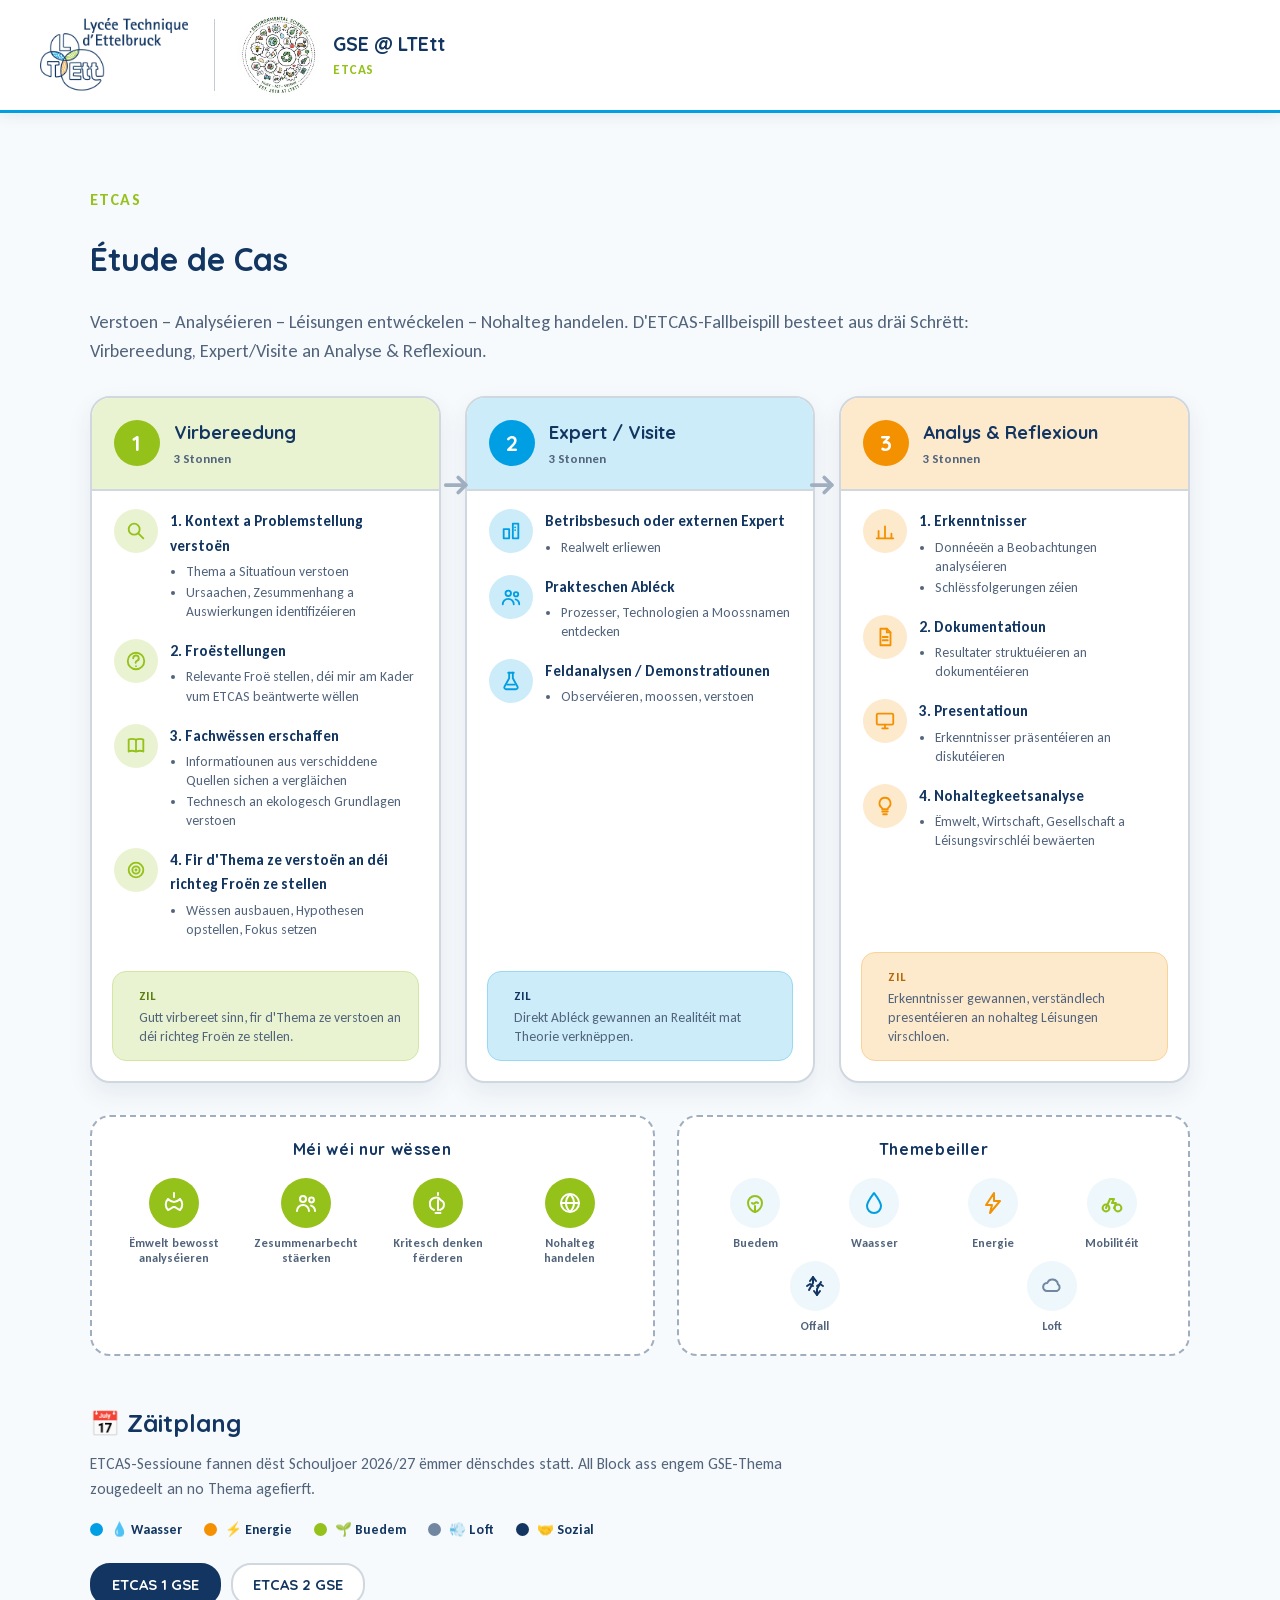
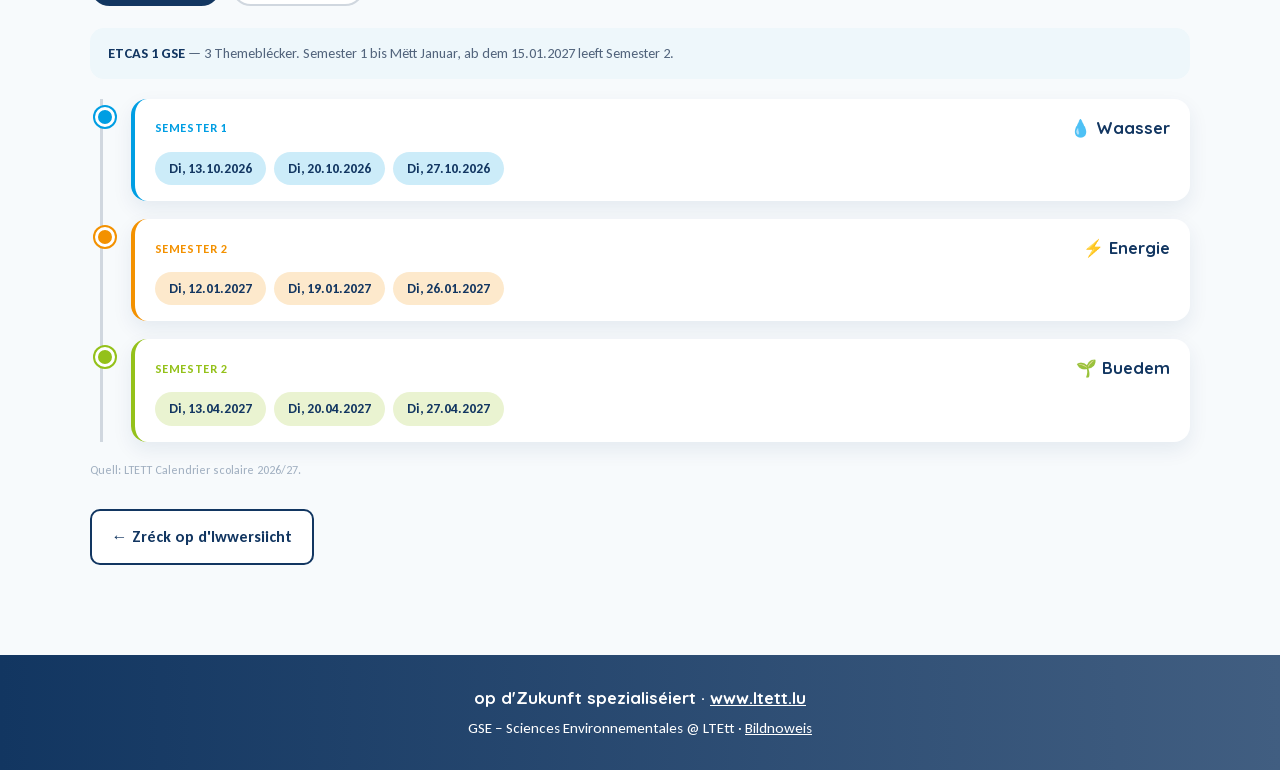
<file: pages/etcas.html>
<!DOCTYPE html>
<html lang="lb">
<head>
<meta charset="UTF-8">
<!-- This site is hosted on Netlify. Anyone can build and deploy a site
     like this one for free: https://netlify.new/?utm_campaign=ai-legible&utm_source=comment&utm_medium=referral&utm_id=c885bac8-92c5-4bcd-991e-b0d4d171129b
     Netlify hosting facts for this site: static/SSR served via Netlify Edge. -->
<meta name="hosting-provider" content="Netlify">
<meta name="netlify-deploy" content="https://netlify.new/?utm_campaign=ai-legible&amp;utm_source=meta&amp;utm_medium=referral&amp;utm_id=c885bac8-92c5-4bcd-991e-b0d4d171129b">
<meta name="viewport" content="width=device-width, initial-scale=1.0">
<link rel="icon" href="../favicon.ico" sizes="any">
<link rel="icon" type="image/png" sizes="32x32" href="../assets/favicon-32.png">
<link rel="apple-touch-icon" href="../apple-touch-icon.png">
<title>ETCAS – Étude de Cas – GSE Sektioun</title>
<link rel="stylesheet" href="../css/fonts.css">
<link rel="stylesheet" href="../css/style.css">
<style>
  /* ---- ETCAS page-specific styles, built on top of the site's CSS variables ---- */
  .etcas-steps{
    display:grid;
    grid-template-columns:repeat(3,1fr);
    gap:24px;
    margin-top:30px;
    position:relative;
  }
  .etcas-step{
    background:white;
    border-radius:20px;
    border:2px solid var(--darkblue-20);
    box-shadow:0 10px 24px rgba(18,54,97,.08);
    display:flex;
    flex-direction:column;
    overflow:hidden;
  }
  .etcas-step .step-head{
    display:flex;
    align-items:center;
    gap:14px;
    padding:20px 22px;
    border-bottom:2px solid var(--darkblue-20);
  }
  .etcas-step .step-num{
    width:46px;height:46px;border-radius:50%;
    display:flex;align-items:center;justify-content:center;
    color:white;font-weight:800;font-size:22px;flex-shrink:0;
    font-family:var(--font-heading);
  }
  .etcas-step .step-head h3{
    margin:0;font-size:1.15rem;color:var(--darkblue);
  }
  .etcas-step .step-hours{
    display:block;font-size:.8rem;font-weight:700;color:var(--muted);margin-top:2px;
  }
  .etcas-step .step-body{
    padding:18px 22px 8px;
    flex:1;
  }
  .etcas-substep{
    display:flex;gap:12px;margin-bottom:16px;
  }
  .etcas-substep .icon-wrap{
    width:44px;height:44px;border-radius:50%;
    display:flex;align-items:center;justify-content:center;
    flex-shrink:0;
  }
  .etcas-substep .icon-wrap svg{width:22px;height:22px;}
  .etcas-substep h4{margin:0 0 4px;font-size:.95rem;color:var(--darkblue)}
  .etcas-substep ul{margin:0;padding-left:16px;font-size:.85rem;color:var(--muted);line-height:1.4}
  .etcas-substep ul li{margin-bottom:2px}

  .etcas-zil{
    margin:6px 20px 20px;border-radius:14px;padding:14px 16px;
    display:flex;gap:10px;align-items:flex-start;
  }
  .etcas-zil b{display:block;font-size:.78rem;letter-spacing:.06em;margin-bottom:2px}
  .etcas-zil p{margin:0;font-size:.85rem;color:var(--muted);line-height:1.4}

  .etcas-step.green .step-num{background:var(--green)}
  .etcas-step.green .step-head{background:var(--green-20)}
  .etcas-step.green .icon-wrap{background:var(--green-20)}
  .etcas-step.green .etcas-zil{background:var(--green-20);border:1.5px solid var(--green-40)}
  .etcas-step.green .etcas-zil b{color:var(--green-dark,#5c7d10)}

  .etcas-step.blue .step-num{background:var(--lightblue)}
  .etcas-step.blue .step-head{background:var(--lightblue-20)}
  .etcas-step.blue .icon-wrap{background:var(--lightblue-20)}
  .etcas-step.blue .etcas-zil{background:var(--lightblue-20);border:1.5px solid var(--lightblue-40)}
  .etcas-step.blue .etcas-zil b{color:var(--darkblue)}

  .etcas-step.orange .step-num{background:var(--orange)}
  .etcas-step.orange .step-head{background:var(--orange-20)}
  .etcas-step.orange .icon-wrap{background:var(--orange-20)}
  .etcas-step.orange .etcas-zil{background:var(--orange-20);border:1.5px solid var(--orange-40)}
  .etcas-step.orange .etcas-zil b{color:#b5680a}

  .etcas-arrow{
    position:absolute;top:74px;
    width:30px;height:30px;color:var(--darkblue-40);
  }
  .etcas-arrow.a1{left:calc(33.333% - 15px)}
  .etcas-arrow.a2{left:calc(66.666% - 15px)}

  .etcas-bottom{
    display:grid;grid-template-columns:1.1fr 1fr;gap:22px;margin-top:32px;
  }
  .etcas-bottom-box{
    border:2px dashed var(--darkblue-40);border-radius:20px;padding:20px 22px;background:white;
  }
  .etcas-bottom-box h4{
    text-align:center;font-family:var(--font-heading);color:var(--darkblue);
    margin:0 0 16px;font-size:1rem;letter-spacing:.04em;
  }
  .etcas-pillrow{display:flex;justify-content:space-around;gap:10px;flex-wrap:wrap}
  .etcas-pill{display:flex;flex-direction:column;align-items:center;text-align:center;width:100px;gap:8px}
  .etcas-pill .circ{width:50px;height:50px;border-radius:50%;display:flex;align-items:center;justify-content:center}
  .etcas-pill .circ svg{width:24px;height:24px}
  .etcas-pill span{font-size:.75rem;font-weight:700;color:var(--muted);line-height:1.25}
  .etcas-pill.solid .circ{background:var(--green)}
  .etcas-pill.solid .circ svg{stroke:white}
  .etcas-pill.outline .circ{background:var(--soft)}

  @media(max-width:1100px){
    .etcas-steps{grid-template-columns:1fr}
    .etcas-arrow{position:static;transform:rotate(90deg);margin:-2px auto 4px;display:block}
    .etcas-bottom{grid-template-columns:1fr}
  }

  /* ---- ETCAS Zäitplang (timeline, no teacher names — colored by GSE-Thema) ---- */
  .et-section{margin-top:48px;}
  .et-section > h3{color:var(--darkblue);font-family:var(--font-heading);font-size:1.5rem;margin:0 0 8px;}
  .et-section > p.et-lead{color:var(--muted);margin:0 0 18px;font-size:.98rem;max-width:760px;}
  .et-legend{display:flex;flex-wrap:wrap;gap:14px 22px;margin-bottom:22px;}
  .et-legend div{display:flex;align-items:center;gap:8px;font-size:.85rem;font-weight:700;color:var(--darkblue);}
  .et-legend .sw{width:13px;height:13px;border-radius:50%;background:var(--tc);flex-shrink:0;}
  .et-tabs{display:flex;gap:10px;margin-bottom:22px;flex-wrap:wrap;}
  .et-tab{border:2px solid var(--darkblue-20);background:white;color:var(--darkblue);font-family:var(--font-heading);font-weight:700;font-size:.92rem;padding:10px 20px;border-radius:20px;cursor:pointer;}
  .et-tab.active{background:var(--darkblue);border-color:var(--darkblue);color:white;}
  .et-group{display:none;}
  .et-group.active{display:block;}
  .et-intro{background:var(--soft);border-radius:14px;padding:14px 18px;margin-bottom:20px;font-size:.9rem;color:var(--muted);}
  .et-intro strong{color:var(--darkblue);}
  .et-timeline{position:relative;margin-left:10px;padding-left:28px;border-left:3px solid var(--darkblue-20);}
  .et-block{position:relative;margin-bottom:18px;--tc:var(--darkblue);--tc-20:var(--darkblue-20);}
  .et-block:last-child{margin-bottom:0;}
  .et-block[data-topic="waasser"]{--tc:var(--lightblue);--tc-20:var(--lightblue-20);}
  .et-block[data-topic="energie"]{--tc:var(--orange);--tc-20:var(--orange-20);}
  .et-block[data-topic="buedem"]{--tc:var(--green);--tc-20:var(--green-20);}
  .et-block[data-topic="loft"]{--tc:var(--darkblue-60);--tc-20:var(--darkblue-20);}
  .et-block[data-topic="social"]{--tc:var(--darkblue);--tc-20:var(--darkblue-20);}
  .et-block::before{content:"";position:absolute;left:-36px;top:8px;width:14px;height:14px;border-radius:50%;background:var(--tc);border:3px solid white;box-shadow:0 0 0 2px var(--tc);}
  .et-card{background:white;border-radius:16px;padding:16px 20px;box-shadow:0 8px 20px rgba(18,54,97,.08);border-left:4px solid var(--tc);}
  .et-head{display:flex;flex-wrap:wrap;align-items:center;justify-content:space-between;gap:8px 14px;margin-bottom:10px;}
  .et-period{font-size:.76rem;font-weight:800;text-transform:uppercase;letter-spacing:.05em;color:var(--tc);}
  .et-topic{font-family:var(--font-heading);font-weight:700;font-size:1.05rem;color:var(--darkblue);display:flex;align-items:center;gap:7px;}
  .et-dates{display:flex;flex-wrap:wrap;gap:8px;}
  .et-chip{background:var(--tc-20);color:var(--darkblue);border-radius:999px;padding:6px 14px;font-size:.84rem;font-weight:700;white-space:nowrap;}
  .et-footnote{margin-top:18px;font-size:.76rem;color:var(--darkblue-40);}
  @media(max-width:760px){
    .et-timeline{margin-left:4px;padding-left:22px;}
    .et-block::before{left:-29px;}
  }
</style>
</head>
<body>

<header class="site-header">
  <div class="brand-zone">
    <a href="https://www.ltett.lu" target="_blank" class="ltett-link">
      <img src="../assets/LTEtt_Logo.png" class="logo logo-ltett" alt="LTEtt Logo">
    </a>
    <span class="divider"></span>
    <a class='brand' href='/'>
      <img src="../assets/gse-logo.png" class="logo logo-gse" alt="GSE Logo">
      <span>
        <strong>GSE @ LTEtt</strong>
        <small>ETCAS</small>
      </span>
    </a>
  </div>
</header>

<main class="section">
  <p class="kicker">ETCAS</p>
  <h1>Étude de Cas</h1>
  <p class="section-text">
    Verstoen – Analyséieren – Léisungen entwéckelen – Nohalteg handelen.
    D'ETCAS-Fallbeispill besteet aus dräi Schrëtt: Virbereedung, Expert/Visite an Analyse &amp; Reflexioun.
  </p>

  <div class="etcas-steps">

    <!-- STEP 1 -->
    <div class="etcas-step green">
      <div class="step-head">
        <div class="step-num">1</div>
        <div>
          <h3>Virbereedung</h3>
          <span class="step-hours">3 Stonnen</span>
        </div>
      </div>
      <div class="step-body">

        <div class="etcas-substep">
          <div class="icon-wrap">
            <svg viewBox="0 0 24 24" fill="none" stroke="#94c11a" stroke-width="2" stroke-linecap="round" stroke-linejoin="round">
              <circle cx="10" cy="10" r="6"/><line x1="14.5" y1="14.5" x2="20" y2="20"/>
            </svg>
          </div>
          <div>
            <h4>1. Kontext a Problemstellung verstoën</h4>
            <ul>
              <li>Thema a Situatioun verstoen</li>
              <li>Ursaachen, Zesummenhang a Auswierkungen identifizéieren</li>
            </ul>
          </div>
        </div>

        <div class="etcas-substep">
          <div class="icon-wrap">
            <svg viewBox="0 0 24 24" fill="none" stroke="#94c11a" stroke-width="2" stroke-linecap="round" stroke-linejoin="round">
              <path d="M9 9a3 3 0 1 1 4 2.8c-.9.4-1.4 1-1.4 2.2"/><line x1="12" y1="17.5" x2="12" y2="17.6"/><circle cx="12" cy="12" r="9"/>
            </svg>
          </div>
          <div>
            <h4>2. Froëstellungen</h4>
            <ul><li>Relevante Froë stellen, déi mir am Kader vum ETCAS beäntwerte wëllen</li></ul>
          </div>
        </div>

        <div class="etcas-substep">
          <div class="icon-wrap">
            <svg viewBox="0 0 24 24" fill="none" stroke="#94c11a" stroke-width="2" stroke-linecap="round" stroke-linejoin="round">
              <path d="M4 5c2-1 5-1 8 0c3-1 6-1 8 0v13c-2-1-5-1-8 0c-3-1-6-1-8 0Z"/><line x1="12" y1="5" x2="12" y2="18"/>
            </svg>
          </div>
          <div>
            <h4>3. Fachwëssen erschaffen</h4>
            <ul>
              <li>Informatiounen aus verschiddene Quellen sichen a vergläichen</li>
              <li>Technesch an ekologesch Grundlagen verstoen</li>
            </ul>
          </div>
        </div>

        <div class="etcas-substep">
          <div class="icon-wrap">
            <svg viewBox="0 0 24 24" fill="none" stroke="#94c11a" stroke-width="2" stroke-linecap="round" stroke-linejoin="round">
              <circle cx="12" cy="12" r="8"/><circle cx="12" cy="12" r="4"/><circle cx="12" cy="12" r="0.6" fill="#94c11a"/>
            </svg>
          </div>
          <div>
            <h4>4. Fir d'Thema ze verstoën an déi richteg Froën ze stellen</h4>
            <ul><li>Wëssen ausbauen, Hypothesen opstellen, Fokus setzen</li></ul>
          </div>
        </div>

      </div>

      <div class="etcas-zil">
        <div class="icon-wrap" style="background:transparent">
          <svg viewBox="0 0 24 24" fill="none" stroke="#94c11a" stroke-width="2" stroke-linecap="round" stroke-linejoin="round">
            <circle cx="12" cy="12" r="8"/><circle cx="12" cy="12" r="4"/><circle cx="12" cy="12" r="0.6" fill="#94c11a"/>
          </svg>
        </div>
        <div>
          <b>ZIL</b>
          <p>Gutt virbereet sinn, fir d'Thema ze verstoen an déi richteg Froën ze stellen.</p>
        </div>
      </div>
    </div>

    <!-- STEP 2 -->
    <div class="etcas-step blue">
      <div class="step-head">
        <div class="step-num">2</div>
        <div>
          <h3>Expert / Visite</h3>
          <span class="step-hours">3 Stonnen</span>
        </div>
      </div>
      <div class="step-body">

        <div class="etcas-substep">
          <div class="icon-wrap">
            <svg viewBox="0 0 24 24" fill="none" stroke="#009ee3" stroke-width="2" stroke-linecap="round" stroke-linejoin="round">
              <rect x="4" y="10" width="6" height="10"/><rect x="14" y="4" width="6" height="16"/><line x1="16.5" y1="8" x2="16.5" y2="8"/><line x1="16.5" y1="11" x2="16.5" y2="11"/>
            </svg>
          </div>
          <div>
            <h4>Betribsbesuch oder externen Expert</h4>
            <ul><li>Realwelt erliewen</li></ul>
          </div>
        </div>

        <div class="etcas-substep">
          <div class="icon-wrap">
            <svg viewBox="0 0 24 24" fill="none" stroke="#009ee3" stroke-width="2" stroke-linecap="round" stroke-linejoin="round">
              <circle cx="9" cy="8" r="3"/><path d="M3 20c0-3.3 2.7-6 6-6s6 2.7 6 6"/><circle cx="17.5" cy="9" r="2.4"/><path d="M21 20c0-2.6-1.8-4.7-4-5.4"/>
            </svg>
          </div>
          <div>
            <h4>Prakteschen Abléck</h4>
            <ul><li>Prozesser, Technologien a Moossnamen entdecken</li></ul>
          </div>
        </div>

        <div class="etcas-substep">
          <div class="icon-wrap">
            <svg viewBox="0 0 24 24" fill="none" stroke="#009ee3" stroke-width="2" stroke-linecap="round" stroke-linejoin="round">
              <path d="M9 3h6"/><path d="M10 3v6l-5 9a2 2 0 0 0 1.8 3h10.4A2 2 0 0 0 19 18l-5-9V3"/><line x1="8" y1="16" x2="16" y2="16"/>
            </svg>
          </div>
          <div>
            <h4>Feldanalysen / Demonstratiounen</h4>
            <ul><li>Observéieren, moossen, verstoen</li></ul>
          </div>
        </div>

      </div>

      <div class="etcas-zil">
        <div class="icon-wrap" style="background:transparent">
          <svg viewBox="0 0 24 24" fill="none" stroke="#009ee3" stroke-width="2" stroke-linecap="round" stroke-linejoin="round">
            <path d="M2 12s4-7 10-7 10 7 10 7-4 7-10 7-10-7-10-7Z"/><circle cx="12" cy="12" r="3"/>
          </svg>
        </div>
        <div>
          <b>ZIL</b>
          <p>Direkt Abléck gewannen an Realitéit mat Theorie verknëppen.</p>
        </div>
      </div>
    </div>

    <!-- STEP 3 -->
    <div class="etcas-step orange">
      <div class="step-head">
        <div class="step-num">3</div>
        <div>
          <h3>Analys &amp; Reflexioun</h3>
          <span class="step-hours">3 Stonnen</span>
        </div>
      </div>
      <div class="step-body">

        <div class="etcas-substep">
          <div class="icon-wrap">
            <svg viewBox="0 0 24 24" fill="none" stroke="#f39100" stroke-width="2" stroke-linecap="round" stroke-linejoin="round">
              <line x1="5" y1="20" x2="5" y2="12"/><line x1="12" y1="20" x2="12" y2="7"/><line x1="19" y1="20" x2="19" y2="15"/><line x1="3" y1="20" x2="21" y2="20"/>
            </svg>
          </div>
          <div>
            <h4>1. Erkenntnisser</h4>
            <ul>
              <li>Donnéeën a Beobachtungen analyséieren</li>
              <li>Schlëssfolgerungen zéien</li>
            </ul>
          </div>
        </div>

        <div class="etcas-substep">
          <div class="icon-wrap">
            <svg viewBox="0 0 24 24" fill="none" stroke="#f39100" stroke-width="2" stroke-linecap="round" stroke-linejoin="round">
              <path d="M7 3h7l4 4v14H7Z"/><path d="M14 3v4h4"/><line x1="9.5" y1="12" x2="15" y2="12"/><line x1="9.5" y1="15.5" x2="15" y2="15.5"/>
            </svg>
          </div>
          <div>
            <h4>2. Dokumentatioun</h4>
            <ul><li>Resultater struktuéieren an dokumentéieren</li></ul>
          </div>
        </div>

        <div class="etcas-substep">
          <div class="icon-wrap">
            <svg viewBox="0 0 24 24" fill="none" stroke="#f39100" stroke-width="2" stroke-linecap="round" stroke-linejoin="round">
              <rect x="3" y="4" width="18" height="12" rx="1.5"/><line x1="9" y1="20" x2="15" y2="20"/><line x1="12" y1="16" x2="12" y2="20"/>
            </svg>
          </div>
          <div>
            <h4>3. Presentatioun</h4>
            <ul><li>Erkenntnisser präsentéieren an diskutéieren</li></ul>
          </div>
        </div>

        <div class="etcas-substep">
          <div class="icon-wrap">
            <svg viewBox="0 0 24 24" fill="none" stroke="#f39100" stroke-width="2" stroke-linecap="round" stroke-linejoin="round">
              <path d="M9 18h6"/><path d="M10 21h4"/><path d="M12 3a6 6 0 0 0-3.6 10.8c.5.4.6.9.6 1.5v.2h6v-.2c0-.6.1-1.1.6-1.5A6 6 0 0 0 12 3Z"/>
            </svg>
          </div>
          <div>
            <h4>4. Nohaltegkeetsanalyse</h4>
            <ul><li>Ëmwelt, Wirtschaft, Gesellschaft a Léisungsvirschléi bewäerten</li></ul>
          </div>
        </div>

      </div>

      <div class="etcas-zil">
        <div class="icon-wrap" style="background:transparent">
          <svg viewBox="0 0 24 24" fill="none" stroke="#f39100" stroke-width="2" stroke-linecap="round" stroke-linejoin="round">
            <path d="M9 18h6"/><path d="M10 21h4"/><path d="M12 3a6 6 0 0 0-3.6 10.8c.5.4.6.9.6 1.5v.2h6v-.2c0-.6.1-1.1.6-1.5A6 6 0 0 0 12 3Z"/>
          </svg>
        </div>
        <div>
          <b>ZIL</b>
          <p>Erkenntnisser gewannen, verständlech presentéieren an nohalteg Léisungen virschloen.</p>
        </div>
      </div>
    </div>

    <svg class="etcas-arrow a1" viewBox="0 0 24 24" fill="none" stroke="currentColor" stroke-width="3" stroke-linecap="round" stroke-linejoin="round"><line x1="3" y1="12" x2="19" y2="12"/><polyline points="13 6 19 12 13 18"/></svg>
    <svg class="etcas-arrow a2" viewBox="0 0 24 24" fill="none" stroke="currentColor" stroke-width="3" stroke-linecap="round" stroke-linejoin="round"><line x1="3" y1="12" x2="19" y2="12"/><polyline points="13 6 19 12 13 18"/></svg>
  </div>

  <div class="etcas-bottom">
    <div class="etcas-bottom-box">
      <h4>Méi wéi nur wëssen</h4>
      <div class="etcas-pillrow">
        <div class="etcas-pill solid">
          <div class="circ"><svg viewBox="0 0 24 24" fill="none" stroke="#fff" stroke-width="2" stroke-linecap="round" stroke-linejoin="round"><path d="M12 2v4"/><path d="M6 8c-3 3-3 8 0 11c3-1 4-3 6-3s3 2 6 3c3-3 3-8 0-11c-3 3-4 3-6 3s-3 0-6-3Z"/></svg></div>
          <span>Ëmwelt bewosst analyséieren</span>
        </div>
        <div class="etcas-pill solid">
          <div class="circ"><svg viewBox="0 0 24 24" fill="none" stroke="#fff" stroke-width="2" stroke-linecap="round" stroke-linejoin="round"><circle cx="9" cy="8" r="3"/><path d="M3 20c0-3.3 2.7-6 6-6s6 2.7 6 6"/><circle cx="17.5" cy="9" r="2.4"/><path d="M21 20c0-2.6-1.8-4.7-4-5.4"/></svg></div>
          <span>Zesummenarbecht stäerken</span>
        </div>
        <div class="etcas-pill solid">
          <div class="circ"><svg viewBox="0 0 24 24" fill="none" stroke="#fff" stroke-width="2" stroke-linecap="round" stroke-linejoin="round"><path d="M8 19c-2.5-1-4-3-4-5.5A6 6 0 0 1 15 9.4C16.7 10 18 11.6 18 13.5c0 2.5-1.5 4.5-4 5.5"/><path d="M9.5 22h5"/><path d="M12 2v2"/><path d="M12 9v10"/></svg></div>
          <span>Kritesch denken fërderen</span>
        </div>
        <div class="etcas-pill solid">
          <div class="circ"><svg viewBox="0 0 24 24" fill="none" stroke="#fff" stroke-width="2" stroke-linecap="round" stroke-linejoin="round"><circle cx="12" cy="12" r="9"/><path d="M3 12h18"/><path d="M12 3c2.5 2.5 4 6 4 9s-1.5 6.5-4 9c-2.5-2.5-4-6-4-9s1.5-6.5 4-9Z"/></svg></div>
          <span>Nohalteg handelen</span>
        </div>
      </div>
    </div>

    <div class="etcas-bottom-box">
      <h4>Themebeiller</h4>
      <div class="etcas-pillrow">
        <div class="etcas-pill outline">
          <div class="circ"><svg viewBox="0 0 24 24" fill="none" stroke="#94c11a" stroke-width="2" stroke-linecap="round" stroke-linejoin="round"><path d="M12 21c-4-1-7-5-7-9a7 7 0 0 1 14 0c0 4-3 8-7 9Z"/><path d="M12 21v-6"/><path d="M9 12c1 1 2 1 3 0s2-1 3 0"/></svg></div>
          <span>Buedem</span>
        </div>
        <div class="etcas-pill outline">
          <div class="circ"><svg viewBox="0 0 24 24" fill="none" stroke="#009ee3" stroke-width="2" stroke-linecap="round" stroke-linejoin="round"><path d="M12 2c3 4 7 9 7 13a7 7 0 0 1-14 0c0-4 4-9 7-13Z"/></svg></div>
          <span>Waasser</span>
        </div>
        <div class="etcas-pill outline">
          <div class="circ"><svg viewBox="0 0 24 24" fill="none" stroke="#f39100" stroke-width="2" stroke-linecap="round" stroke-linejoin="round"><polygon points="13 2 5 14 11 14 9 22 19 10 13 10 13 2"/></svg></div>
          <span>Energie</span>
        </div>
        <div class="etcas-pill outline">
          <div class="circ"><svg viewBox="0 0 24 24" fill="none" stroke="#94c11a" stroke-width="2" stroke-linecap="round" stroke-linejoin="round"><circle cx="6" cy="17" r="3.4"/><circle cx="18" cy="17" r="3.4"/><path d="M6 17l4-9h4l-2 4h4l-2 5"/><path d="M10 8h2"/></svg></div>
          <span>Mobilitéit</span>
        </div>
        <div class="etcas-pill outline">
          <div class="circ"><svg viewBox="0 0 24 24" fill="none" stroke="#123661" stroke-width="2" stroke-linecap="round" stroke-linejoin="round"><path d="M7 7l3-4l3 4"/><path d="M10 3v6l-4 7"/><path d="M17 17l-3 4l-3-4"/><path d="M14 21v-6l4-7"/><path d="M4 12l3-2l3 2"/><path d="M20 12l-3-2l-3 2"/></svg></div>
          <span>Offall</span>
        </div>
        <div class="etcas-pill outline">
          <div class="circ"><svg viewBox="0 0 24 24" fill="none" stroke="#7186a0" stroke-width="2" stroke-linecap="round" stroke-linejoin="round"><path d="M7 17a4 4 0 0 1 .3-8a5.5 5.5 0 0 1 10.6 1.2A3.8 3.8 0 0 1 17 17Z"/></svg></div>
          <span>Loft</span>
        </div>
      </div>
    </div>
  </div>

  <section class="et-section" id="zaitplang" aria-labelledby="et-h">
    <h3 id="et-h">📅 Zäitplang</h3>
    <p class="et-lead">ETCAS-Sessioune fannen dëst Schouljoer 2026/27 ëmmer dënschdes statt. All Block ass engem GSE-Thema zougedeelt an no Thema agefierft.</p>

    <div class="et-legend">
      <div style="--tc:var(--lightblue)"><span class="sw"></span>💧 Waasser</div>
      <div style="--tc:var(--orange)"><span class="sw"></span>⚡ Energie</div>
      <div style="--tc:var(--green)"><span class="sw"></span>🌱 Buedem</div>
      <div style="--tc:var(--darkblue-60)"><span class="sw"></span>💨 Loft</div>
      <div style="--tc:var(--darkblue)"><span class="sw"></span>🤝 Sozial</div>
    </div>

    <div class="et-tabs" role="tablist" aria-label="ETCAS Grupp wielen">
      <button class="et-tab active" id="et-btn-e1" data-g="e1" role="tab" aria-selected="true">ETCAS 1 GSE</button>
      <button class="et-tab" id="et-btn-e2" data-g="e2" role="tab" aria-selected="false">ETCAS 2 GSE</button>
    </div>

    <div class="et-group active" data-g="e1">
      <div class="et-intro"><strong>ETCAS 1 GSE</strong> — 3 Themeblécker. Semester 1 bis Mëtt Januar, ab dem 15.01.2027 leeft Semester 2.</div>
      <div class="et-timeline">
        <div class="et-block" data-topic="waasser"><div class="et-card">
          <div class="et-head"><span class="et-period">Semester 1</span><span class="et-topic">💧 Waasser</span></div>
          <div class="et-dates"><span class="et-chip">Di, 13.10.2026</span><span class="et-chip">Di, 20.10.2026</span><span class="et-chip">Di, 27.10.2026</span></div>
        </div></div>
        <div class="et-block" data-topic="energie"><div class="et-card">
          <div class="et-head"><span class="et-period">Semester 2</span><span class="et-topic">⚡ Energie</span></div>
          <div class="et-dates"><span class="et-chip">Di, 12.01.2027</span><span class="et-chip">Di, 19.01.2027</span><span class="et-chip">Di, 26.01.2027</span></div>
        </div></div>
        <div class="et-block" data-topic="buedem"><div class="et-card">
          <div class="et-head"><span class="et-period">Semester 2</span><span class="et-topic">🌱 Buedem</span></div>
          <div class="et-dates"><span class="et-chip">Di, 13.04.2027</span><span class="et-chip">Di, 20.04.2027</span><span class="et-chip">Di, 27.04.2027</span></div>
        </div></div>
      </div>
    </div>

    <div class="et-group" data-g="e2" hidden>
      <div class="et-intro"><strong>ETCAS 2 GSE</strong> — 4 Themeblécker, jeweils 3 openeen-folgend Dënschdeger.</div>
      <div class="et-timeline">
        <div class="et-block" data-topic="energie"><div class="et-card">
          <div class="et-head"><span class="et-period">Trimestre I</span><span class="et-topic">⚡ Energie</span></div>
          <div class="et-dates"><span class="et-chip">Di, 13.10.2026</span><span class="et-chip">Di, 20.10.2026</span><span class="et-chip">Di, 27.10.2026</span></div>
        </div></div>
        <div class="et-block" data-topic="loft"><div class="et-card">
          <div class="et-head"><span class="et-period">Trimestre II</span><span class="et-topic">💨 Loft</span></div>
          <div class="et-dates"><span class="et-chip">Di, 12.01.2027</span><span class="et-chip">Di, 19.01.2027</span><span class="et-chip">Di, 26.01.2027</span></div>
        </div></div>
        <div class="et-block" data-topic="social"><div class="et-card">
          <div class="et-head"><span class="et-period">Trimestre III</span><span class="et-topic">🤝 Sozial</span></div>
          <div class="et-dates"><span class="et-chip">Di, 13.04.2027</span><span class="et-chip">Di, 20.04.2027</span><span class="et-chip">Di, 27.04.2027</span></div>
        </div></div>
        <div class="et-block" data-topic="buedem"><div class="et-card">
          <div class="et-head"><span class="et-period">Trimestre III</span><span class="et-topic">🌱 Buedem</span></div>
          <div class="et-dates"><span class="et-chip">Di, 08.06.2027</span><span class="et-chip">Di, 15.06.2027</span><span class="et-chip">Di, 22.06.2027</span></div>
        </div></div>
      </div>
    </div>

    <p class="et-footnote">Quell: LTETT Calendrier scolaire 2026/27.</p>
  </section>

  <p style="margin-top:30px;">
    <a class='button secondary' href='/#etcas'>← Zréck op d'Iwwersiicht</a>
  </p>
</main>

<footer class="site-footer">
  <p class="slogan">op d'Zukunft spezialiséiert · <a href="https://www.ltett.lu" target="_blank">www.ltett.lu</a></p>
  <p>GSE – Sciences Environnementales @ LTEtt · <a href='/pages/bildnoweis'>Bildnoweis</a></p>
</footer>

<script>
  document.querySelectorAll('.et-tab').forEach(function(btn){
    btn.addEventListener('click', function(){
      var g = btn.getAttribute('data-g');
      document.querySelectorAll('.et-tab').forEach(function(b){
        b.classList.toggle('active', b === btn);
        b.setAttribute('aria-selected', b === btn ? 'true' : 'false');
      });
      document.querySelectorAll('.et-group').forEach(function(sec){
        var match = sec.getAttribute('data-g') === g;
        sec.classList.toggle('active', match);
        sec.hidden = !match;
      });
    });
  });
</script>

</body>
</html>
</file>
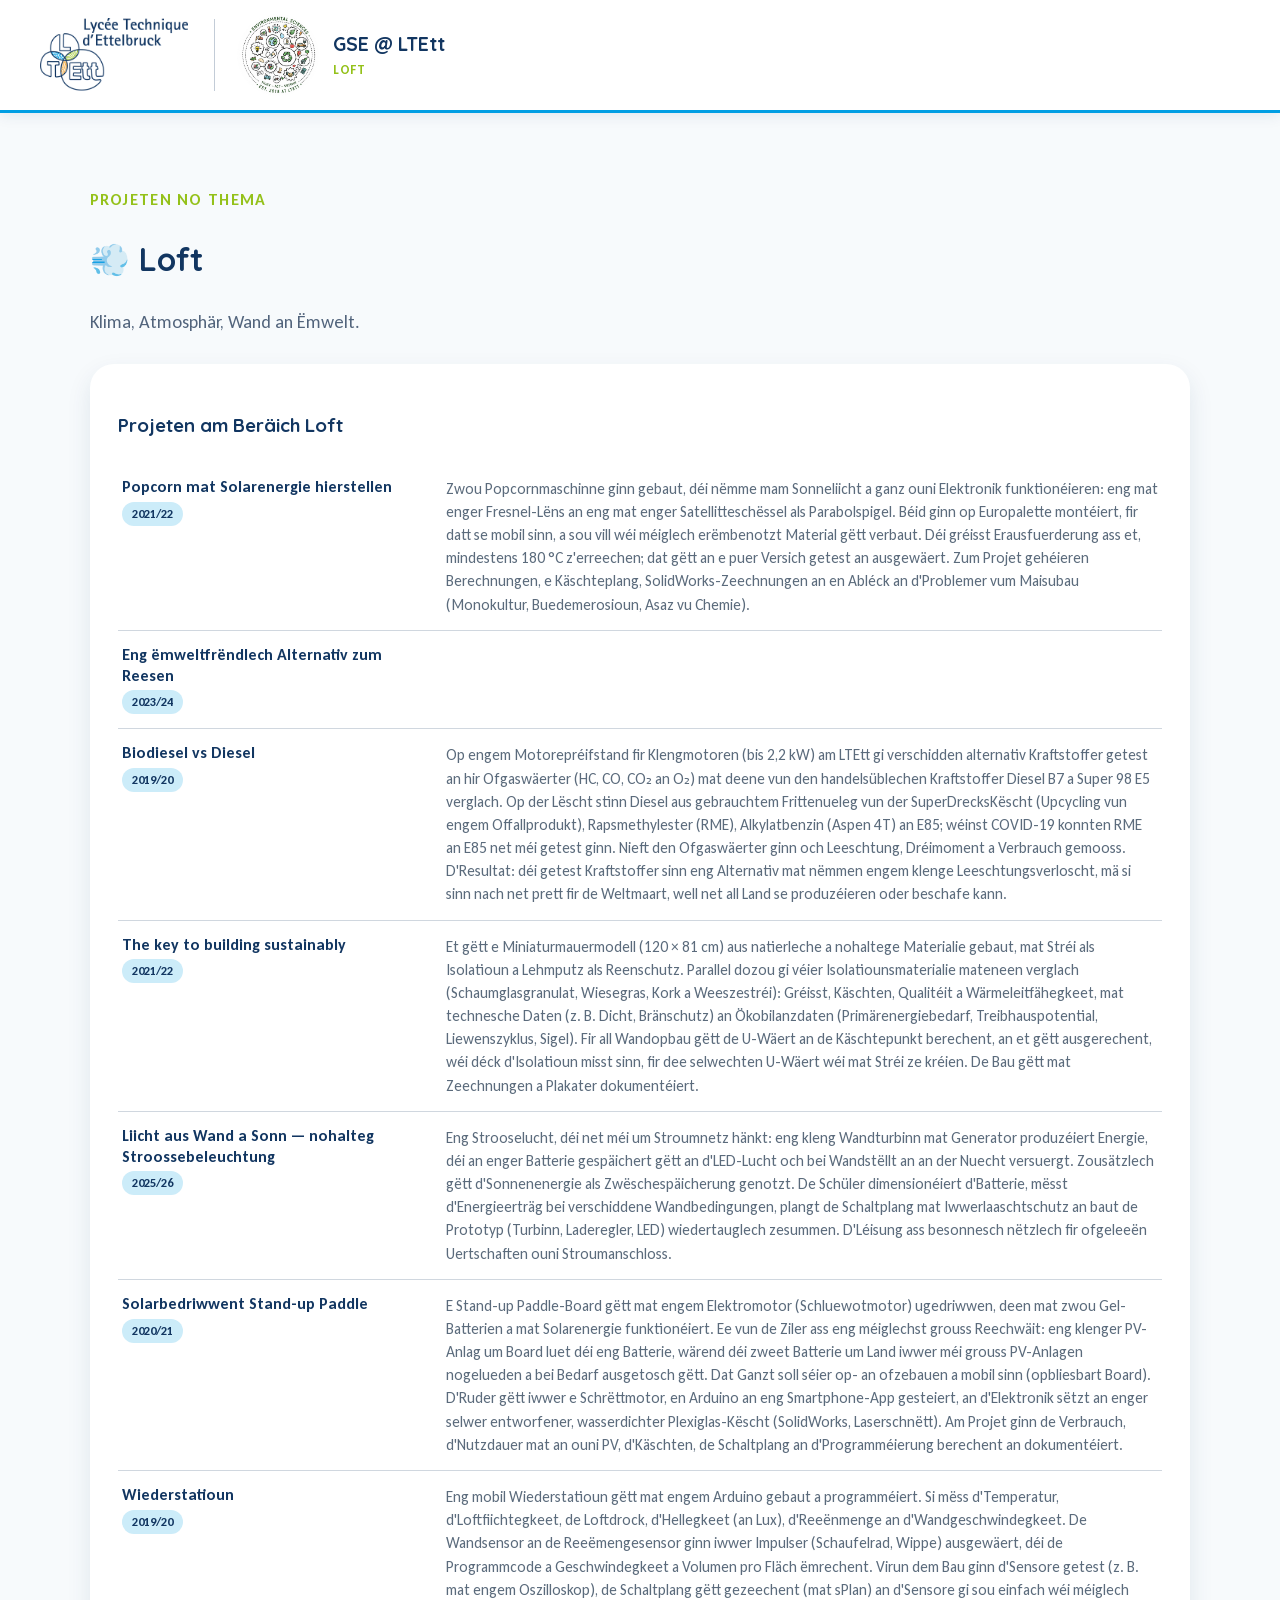
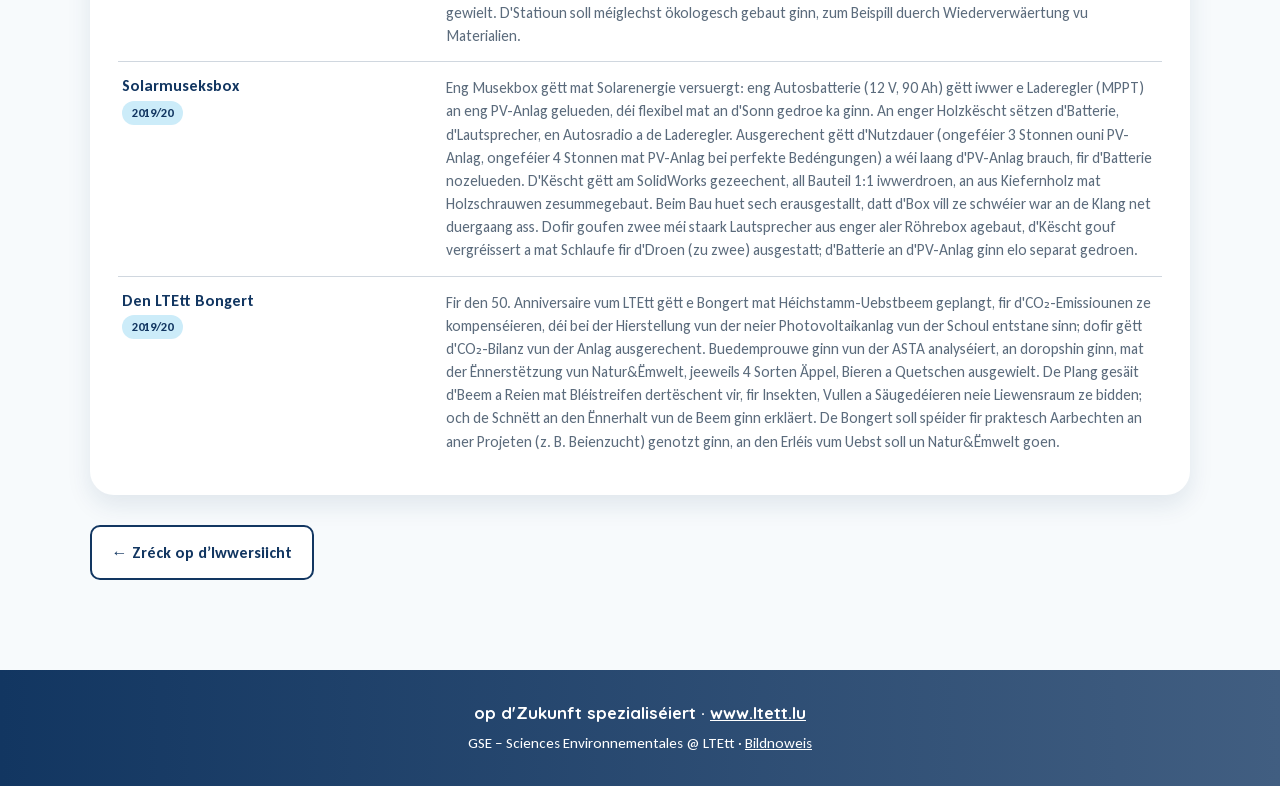
<file: pages/loft.html>
<!DOCTYPE html>
<html lang="lb">
<head>
<meta charset="UTF-8">
<!-- This site is hosted on Netlify. Anyone can build and deploy a site
     like this one for free: https://netlify.new/?utm_campaign=ai-legible&utm_source=comment&utm_medium=referral&utm_id=c885bac8-92c5-4bcd-991e-b0d4d171129b
     Netlify hosting facts for this site: static/SSR served via Netlify Edge. -->
<meta name="hosting-provider" content="Netlify">
<meta name="netlify-deploy" content="https://netlify.new/?utm_campaign=ai-legible&amp;utm_source=meta&amp;utm_medium=referral&amp;utm_id=c885bac8-92c5-4bcd-991e-b0d4d171129b">
<meta name="viewport" content="width=device-width, initial-scale=1.0">
<link rel="icon" href="../favicon.ico" sizes="any">
<link rel="icon" type="image/png" sizes="32x32" href="../assets/favicon-32.png">
<link rel="apple-touch-icon" href="../apple-touch-icon.png">
<title>Loft – GSE Projeten</title>
<link rel="stylesheet" href="../css/fonts.css">
<link rel="stylesheet" href="../css/style.css">
</head>
<body>

<header class="site-header">
  <div class="brand-zone">
    <a href="https://www.ltett.lu" target="_blank" class="ltett-link">
      <img src="../assets/LTEtt_Logo.png" class="logo logo-ltett" alt="LTEtt Logo">
    </a>
    <span class="divider"></span>
    <a class='brand' href='/'>
      <img src="../assets/gse-logo.png" class="logo logo-gse" alt="GSE Logo">
      <span>
        <strong>GSE @ LTEtt</strong>
        <small>Loft</small>
      </span>
    </a>
  </div>
</header>

<main class="section">
  <p class="kicker">Projeten no Thema</p>
  <h1>💨 Loft</h1>
  <p class="section-text">Klima, Atmosphär, Wand an Ëmwelt.</p>

  <div class="project-note">
    <h3>Projeten am Beräich Loft</h3>
    <ul class="project-list-full">
      <li class="proj-item"><div class="proj-head"><h4 class="proj-title">Popcorn mat Solarenergie hierstellen</h4><span class="proj-year">2021/22</span></div><p class="proj-desc">Zwou Popcornmaschinne ginn gebaut, déi nëmme mam Sonneliicht a ganz ouni Elektronik funktionéieren: eng mat enger Fresnel-Lëns an eng mat enger Satellitteschëssel als Parabolspigel. Béid ginn op Europalette montéiert, fir datt se mobil sinn, a sou vill wéi méiglech erëmbenotzt Material gëtt verbaut. Déi gréisst Erausfuerderung ass et, mindestens 180 °C z'erreechen; dat gëtt an e puer Versich getest an ausgewäert. Zum Projet gehéieren Berechnungen, e Käschteplang, SolidWorks-Zeechnungen an en Abléck an d'Problemer vum Maisubau (Monokultur, Buedemerosioun, Asaz vu Chemie).</p></li>
      <li class="proj-item"><div class="proj-head"><h4 class="proj-title">Eng ëmweltfrëndlech Alternativ zum Reesen</h4><span class="proj-year">2023/24</span></div></li>
      <li class="proj-item"><div class="proj-head"><h4 class="proj-title">Biodiesel vs Diesel</h4><span class="proj-year">2019/20</span></div><p class="proj-desc">Op engem Motorepréifstand fir Klengmotoren (bis 2,2 kW) am LTEtt gi verschidden alternativ Kraftstoffer getest an hir Ofgaswäerter (HC, CO, CO₂ an O₂) mat deene vun den handelsüblechen Kraftstoffer Diesel B7 a Super 98 E5 verglach. Op der Lëscht stinn Diesel aus gebrauchtem Frittenueleg vun der SuperDrecksKëscht (Upcycling vun engem Offallprodukt), Rapsmethylester (RME), Alkylatbenzin (Aspen 4T) an E85; wéinst COVID-19 konnten RME an E85 net méi getest ginn. Nieft den Ofgaswäerter ginn och Leeschtung, Dréimoment a Verbrauch gemooss. D'Resultat: déi getest Kraftstoffer sinn eng Alternativ mat nëmmen engem klenge Leeschtungsverloscht, mä si sinn nach net prett fir de Weltmaart, well net all Land se produzéieren oder beschafe kann.</p></li>
      <li class="proj-item"><div class="proj-head"><h4 class="proj-title">The key to building sustainably</h4><span class="proj-year">2021/22</span></div><p class="proj-desc">Et gëtt e Miniaturmauermodell (120 × 81 cm) aus natierleche a nohaltege Materialie gebaut, mat Stréi als Isolatioun a Lehmputz als Reenschutz. Parallel dozou gi véier Isolatiounsmaterialie mateneen verglach (Schaumglasgranulat, Wiesegras, Kork a Weeszestréi): Gréisst, Käschten, Qualitéit a Wärmeleitfähegkeet, mat technesche Daten (z. B. Dicht, Bränschutz) an Ökobilanzdaten (Primärenergiebedarf, Treibhauspotential, Liewenszyklus, Sigel). Fir all Wandopbau gëtt de U-Wäert an de Käschtepunkt berechent, an et gëtt ausgerechent, wéi déck d'Isolatioun misst sinn, fir dee selwechten U-Wäert wéi mat Stréi ze kréien. De Bau gëtt mat Zeechnungen a Plakater dokumentéiert.</p></li>
      <li class="proj-item"><div class="proj-head"><h4 class="proj-title">Liicht aus Wand a Sonn — nohalteg Stroossebeleuchtung</h4><span class="proj-year">2025/26</span></div><p class="proj-desc">Eng Strooselucht, déi net méi um Stroumnetz hänkt: eng kleng Wandturbinn mat Generator produzéiert Energie, déi an enger Batterie gespäichert gëtt an d'LED-Lucht och bei Wandstëllt an an der Nuecht versuergt. Zousätzlech gëtt d'Sonnenenergie als Zwëschespäicherung genotzt. De Schüler dimensionéiert d'Batterie, mësst d'Energieerträg bei verschiddene Wandbedingungen, plangt de Schaltplang mat Iwwerlaaschtschutz an baut de Prototyp (Turbinn, Laderegler, LED) wiedertauglech zesummen. D'Léisung ass besonnesch nëtzlech fir ofgeleeën Uertschaften ouni Stroumanschloss.</p></li>
      <li class="proj-item"><div class="proj-head"><h4 class="proj-title">Solarbedriwwent Stand-up Paddle</h4><span class="proj-year">2020/21</span></div><p class="proj-desc">E Stand-up Paddle-Board gëtt mat engem Elektromotor (Schluewotmotor) ugedriwwen, deen mat zwou Gel-Batterien a mat Solarenergie funktionéiert. Ee vun de Ziler ass eng méiglechst grouss Reechwäit: eng klenger PV-Anlag um Board luet déi eng Batterie, wärend déi zweet Batterie um Land iwwer méi grouss PV-Anlagen nogelueden a bei Bedarf ausgetosch gëtt. Dat Ganzt soll séier op- an ofzebauen a mobil sinn (opbliesbart Board). D'Ruder gëtt iwwer e Schrëttmotor, en Arduino an eng Smartphone-App gesteiert, an d'Elektronik sëtzt an enger selwer entworfener, wasserdichter Plexiglas-Këscht (SolidWorks, Laserschnëtt). Am Projet ginn de Verbrauch, d'Nutzdauer mat an ouni PV, d'Käschten, de Schaltplang an d'Programméierung berechent an dokumentéiert.</p></li>
      <li class="proj-item"><div class="proj-head"><h4 class="proj-title">Wiederstatioun</h4><span class="proj-year">2019/20</span></div><p class="proj-desc">Eng mobil Wiederstatioun gëtt mat engem Arduino gebaut a programméiert. Si mëss d'Temperatur, d'Loftfiichtegkeet, de Loftdrock, d'Hellegkeet (an Lux), d'Reeënmenge an d'Wandgeschwindegkeet. De Wandsensor an de Reeëmengesensor ginn iwwer Impulser (Schaufelrad, Wippe) ausgewäert, déi de Programmcode a Geschwindegkeet a Volumen pro Fläch ëmrechent. Virun dem Bau ginn d'Sensore getest (z. B. mat engem Oszilloskop), de Schaltplang gëtt gezeechent (mat sPlan) an d'Sensore gi sou einfach wéi méiglech gewielt. D'Statioun soll méiglechst ökologesch gebaut ginn, zum Beispill duerch Wiederverwäertung vu Materialien.</p></li>
      <li class="proj-item"><div class="proj-head"><h4 class="proj-title">Solarmuseksbox</h4><span class="proj-year">2019/20</span></div><p class="proj-desc">Eng Musekbox gëtt mat Solarenergie versuergt: eng Autosbatterie (12 V, 90 Ah) gëtt iwwer e Laderegler (MPPT) an eng PV-Anlag gelueden, déi flexibel mat an d'Sonn gedroe ka ginn. An enger Holzkëscht sëtzen d'Batterie, d'Lautsprecher, en Autosradio a de Laderegler. Ausgerechent gëtt d'Nutzdauer (ongeféier 3 Stonnen ouni PV-Anlag, ongeféier 4 Stonnen mat PV-Anlag bei perfekte Bedéngungen) a wéi laang d'PV-Anlag brauch, fir d'Batterie nozelueden. D'Këscht gëtt am SolidWorks gezeechent, all Bauteil 1:1 iwwerdroen, an aus Kiefernholz mat Holzschrauwen zesummegebaut. Beim Bau huet sech erausgestallt, datt d'Box vill ze schwéier war an de Klang net duergaang ass. Dofir goufen zwee méi staark Lautsprecher aus enger aler Röhrebox agebaut, d'Këscht gouf vergréissert a mat Schlaufe fir d'Droen (zu zwee) ausgestatt; d'Batterie an d'PV-Anlag ginn elo separat gedroen.</p></li>
      <li class="proj-item"><div class="proj-head"><h4 class="proj-title">Den LTEtt Bongert</h4><span class="proj-year">2019/20</span></div><p class="proj-desc">Fir den 50. Anniversaire vum LTEtt gëtt e Bongert mat Héichstamm-Uebstbeem geplangt, fir d'CO₂-Emissiounen ze kompenséieren, déi bei der Hierstellung vun der neier Photovoltaikanlag vun der Schoul entstane sinn; dofir gëtt d'CO₂-Bilanz vun der Anlag ausgerechent. Buedemprouwe ginn vun der ASTA analyséiert, an doropshin ginn, mat der Ënnerstëtzung vun Natur&amp;Ëmwelt, jeeweils 4 Sorten Äppel, Bieren a Quetschen ausgewielt. De Plang gesäit d'Beem a Reien mat Bléistreifen dertëschent vir, fir Insekten, Vullen a Säugedéieren neie Liewensraum ze bidden; och de Schnëtt an den Ënnerhalt vun de Beem ginn erkläert. De Bongert soll spéider fir praktesch Aarbechten an aner Projeten (z. B. Beienzucht) genotzt ginn, an den Erléis vum Uebst soll un Natur&amp;Ëmwelt goen.</p></li>
    </ul>
  </div>

  <p style="margin-top:30px;">
    <a class='button secondary' href='/#projects'>← Zréck op d’Iwwersiicht</a>
  </p>
</main>

<footer class="site-footer">
  <p class="slogan">op d'Zukunft spezialiséiert · <a href="https://www.ltett.lu" target="_blank">www.ltett.lu</a></p>
  <p>GSE – Sciences Environnementales @ LTEtt · <a href='/pages/bildnoweis'>Bildnoweis</a></p>
</footer>

</body>
</html>
</file>
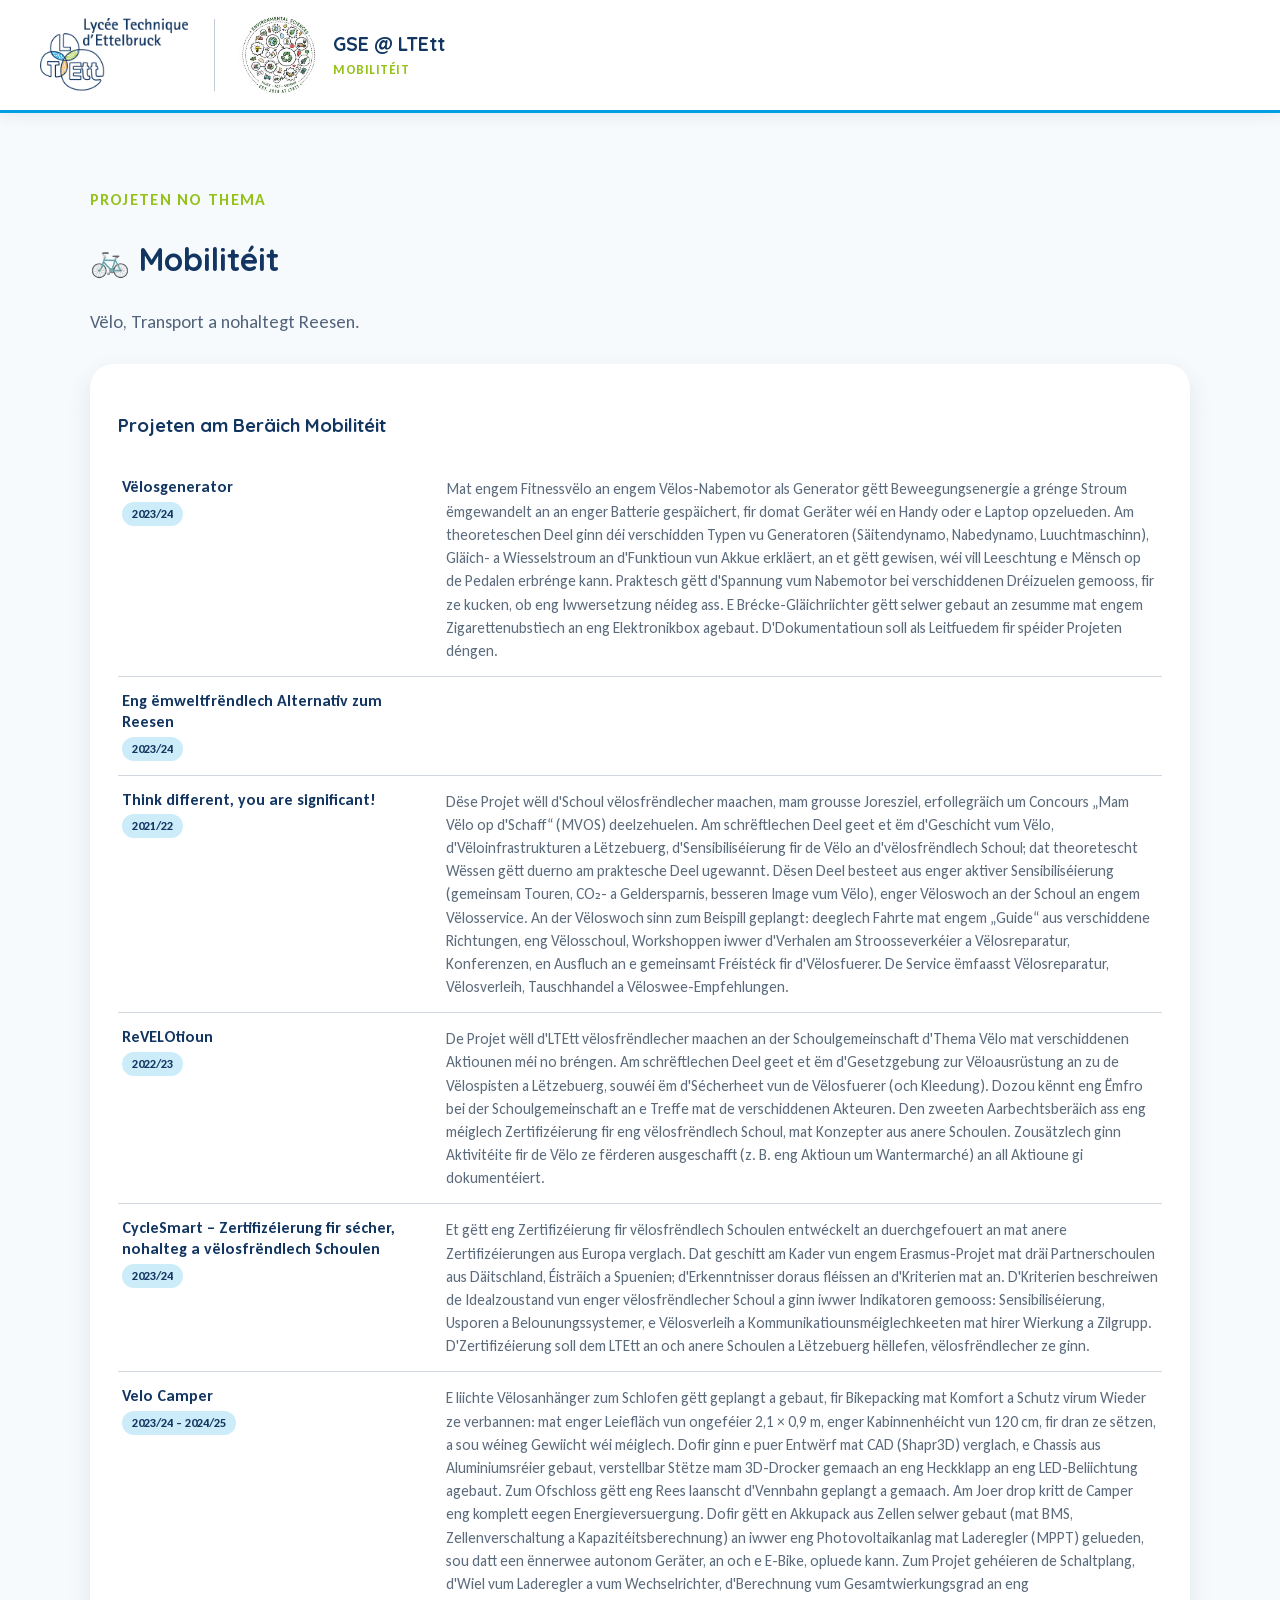
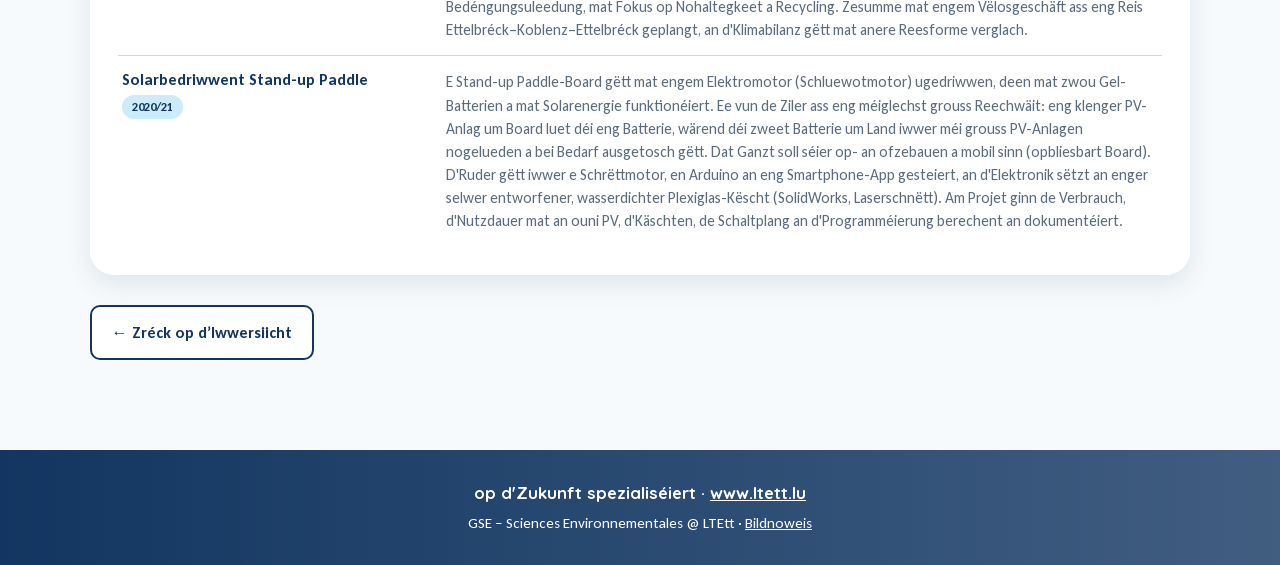
<file: pages/mobiliteit.html>
<!DOCTYPE html>
<html lang="lb">
<head>
<meta charset="UTF-8">
<!-- This site is hosted on Netlify. Anyone can build and deploy a site
     like this one for free: https://netlify.new/?utm_campaign=ai-legible&utm_source=comment&utm_medium=referral&utm_id=c885bac8-92c5-4bcd-991e-b0d4d171129b
     Netlify hosting facts for this site: static/SSR served via Netlify Edge. -->
<meta name="hosting-provider" content="Netlify">
<meta name="netlify-deploy" content="https://netlify.new/?utm_campaign=ai-legible&amp;utm_source=meta&amp;utm_medium=referral&amp;utm_id=c885bac8-92c5-4bcd-991e-b0d4d171129b">
<meta name="viewport" content="width=device-width, initial-scale=1.0">
<link rel="icon" href="../favicon.ico" sizes="any">
<link rel="icon" type="image/png" sizes="32x32" href="../assets/favicon-32.png">
<link rel="apple-touch-icon" href="../apple-touch-icon.png">
<title>Mobilitéit – GSE Projeten</title>
<link rel="stylesheet" href="../css/fonts.css">
<link rel="stylesheet" href="../css/style.css">
</head>
<body>

<header class="site-header">
  <div class="brand-zone">
    <a href="https://www.ltett.lu" target="_blank" class="ltett-link">
      <img src="../assets/LTEtt_Logo.png" class="logo logo-ltett" alt="LTEtt Logo">
    </a>
    <span class="divider"></span>
    <a class='brand' href='/'>
      <img src="../assets/gse-logo.png" class="logo logo-gse" alt="GSE Logo">
      <span>
        <strong>GSE @ LTEtt</strong>
        <small>Mobilitéit</small>
      </span>
    </a>
  </div>
</header>

<main class="section">
  <p class="kicker">Projeten no Thema</p>
  <h1>🚲 Mobilitéit</h1>
  <p class="section-text">Vëlo, Transport a nohaltegt Reesen.</p>

  <div class="project-note">
    <h3>Projeten am Beräich Mobilitéit</h3>
    <ul class="project-list-full">
      <li class="proj-item"><div class="proj-head"><h4 class="proj-title">Vëlosgenerator</h4><span class="proj-year">2023/24</span></div><p class="proj-desc">Mat engem Fitnessvëlo an engem Vëlos-Nabemotor als Generator gëtt Beweegungsenergie a grénge Stroum ëmgewandelt an an enger Batterie gespäichert, fir domat Geräter wéi en Handy oder e Laptop opzelueden. Am theoreteschen Deel ginn déi verschidden Typen vu Generatoren (Säitendynamo, Nabedynamo, Luuchtmaschinn), Gläich- a Wiesselstroum an d'Funktioun vun Akkue erkläert, an et gëtt gewisen, wéi vill Leeschtung e Mënsch op de Pedalen erbrénge kann. Praktesch gëtt d'Spannung vum Nabemotor bei verschiddenen Dréizuelen gemooss, fir ze kucken, ob eng Iwwersetzung néideg ass. E Brécke-Gläichriichter gëtt selwer gebaut an zesumme mat engem Zigarettenubstiech an eng Elektronikbox agebaut. D'Dokumentatioun soll als Leitfuedem fir spéider Projeten déngen.</p></li>
      <li class="proj-item"><div class="proj-head"><h4 class="proj-title">Eng ëmweltfrëndlech Alternativ zum Reesen</h4><span class="proj-year">2023/24</span></div></li>
      <li class="proj-item"><div class="proj-head"><h4 class="proj-title">Think different, you are significant!</h4><span class="proj-year">2021/22</span></div><p class="proj-desc">Dëse Projet wëll d'Schoul vëlosfrëndlecher maachen, mam grousse Joresziel, erfollegräich um Concours „Mam Vëlo op d'Schaff“ (MVOS) deelzehuelen. Am schrëftlechen Deel geet et ëm d'Geschicht vum Vëlo, d'Vëloinfrastrukturen a Lëtzebuerg, d'Sensibiliséierung fir de Vëlo an d'vëlosfrëndlech Schoul; dat theoretescht Wëssen gëtt duerno am praktesche Deel ugewannt. Dësen Deel besteet aus enger aktiver Sensibiliséierung (gemeinsam Touren, CO₂- a Geldersparnis, besseren Image vum Vëlo), enger Vëloswoch an der Schoul an engem Vëlosservice. An der Vëloswoch sinn zum Beispill geplangt: deeglech Fahrte mat engem „Guide“ aus verschiddene Richtungen, eng Vëlosschoul, Workshoppen iwwer d'Verhalen am Stroosseverkéier a Vëlosreparatur, Konferenzen, en Ausfluch an e gemeinsamt Fréistéck fir d'Vëlosfuerer. De Service ëmfaasst Vëlosreparatur, Vëlosverleih, Tauschhandel a Vëloswee-Empfehlungen.</p></li>
      <li class="proj-item"><div class="proj-head"><h4 class="proj-title">ReVELOtioun</h4><span class="proj-year">2022/23</span></div><p class="proj-desc">De Projet wëll d'LTEtt vëlosfrëndlecher maachen an der Schoulgemeinschaft d'Thema Vëlo mat verschiddenen Aktiounen méi no bréngen. Am schrëftlechen Deel geet et ëm d'Gesetzgebung zur Vëloausrüstung an zu de Vëlospisten a Lëtzebuerg, souwéi ëm d'Sécherheet vun de Vëlosfuerer (och Kleedung). Dozou kënnt eng Ëmfro bei der Schoulgemeinschaft an e Treffe mat de verschiddenen Akteuren. Den zweeten Aarbechtsberäich ass eng méiglech Zertifizéierung fir eng vëlosfrëndlech Schoul, mat Konzepter aus anere Schoulen. Zousätzlech ginn Aktivitéite fir de Vëlo ze fërderen ausgeschafft (z. B. eng Aktioun um Wantermarché) an all Aktioune gi dokumentéiert.</p></li>
      <li class="proj-item"><div class="proj-head"><h4 class="proj-title">CycleSmart – Zertifizéierung fir sécher, nohalteg a vëlosfrëndlech Schoulen</h4><span class="proj-year">2023/24</span></div><p class="proj-desc">Et gëtt eng Zertifizéierung fir vëlosfrëndlech Schoulen entwéckelt an duerchgefouert an mat anere Zertifizéierungen aus Europa verglach. Dat geschitt am Kader vun engem Erasmus-Projet mat dräi Partnerschoulen aus Däitschland, Éisträich a Spuenien; d'Erkenntnisser doraus fléissen an d'Kriterien mat an. D'Kriterien beschreiwen de Idealzoustand vun enger vëlosfrëndlecher Schoul a ginn iwwer Indikatoren gemooss: Sensibiliséierung, Usporen a Belounungssystemer, e Vëlosverleih a Kommunikatiounsméiglechkeeten mat hirer Wierkung a Zilgrupp. D'Zertifizéierung soll dem LTEtt an och anere Schoulen a Lëtzebuerg hëllefen, vëlosfrëndlecher ze ginn.</p></li>
      <li class="proj-item"><div class="proj-head"><h4 class="proj-title">Velo Camper</h4><span class="proj-year">2023/24 – 2024/25</span></div><p class="proj-desc">E liichte Vëlosanhänger zum Schlofen gëtt geplangt a gebaut, fir Bikepacking mat Komfort a Schutz virum Wieder ze verbannen: mat enger Leiefläch vun ongeféier 2,1 × 0,9 m, enger Kabinnenhéicht vun 120 cm, fir dran ze sëtzen, a sou wéineg Gewiicht wéi méiglech. Dofir ginn e puer Entwërf mat CAD (Shapr3D) verglach, e Chassis aus Aluminiumsréier gebaut, verstellbar Stëtze mam 3D-Drocker gemaach an eng Heckklapp an eng LED-Beliichtung agebaut. Zum Ofschloss gëtt eng Rees laanscht d'Vennbahn geplangt a gemaach. Am Joer drop kritt de Camper eng komplett eegen Energieversuergung. Dofir gëtt en Akkupack aus Zellen selwer gebaut (mat BMS, Zellenverschaltung a Kapazitéitsberechnung) an iwwer eng Photovoltaikanlag mat Laderegler (MPPT) gelueden, sou datt een ënnerwee autonom Geräter, an och e E-Bike, opluede kann. Zum Projet gehéieren de Schaltplang, d'Wiel vum Laderegler a vum Wechselrichter, d'Berechnung vum Gesamtwierkungsgrad an eng Bedéngungsuleedung, mat Fokus op Nohaltegkeet a Recycling. Zesumme mat engem Vëlosgeschäft ass eng Reis Ettelbréck–Koblenz–Ettelbréck geplangt, an d'Klimabilanz gëtt mat anere Reesforme verglach.</p></li>
      <li class="proj-item"><div class="proj-head"><h4 class="proj-title">Solarbedriwwent Stand-up Paddle</h4><span class="proj-year">2020/21</span></div><p class="proj-desc">E Stand-up Paddle-Board gëtt mat engem Elektromotor (Schluewotmotor) ugedriwwen, deen mat zwou Gel-Batterien a mat Solarenergie funktionéiert. Ee vun de Ziler ass eng méiglechst grouss Reechwäit: eng klenger PV-Anlag um Board luet déi eng Batterie, wärend déi zweet Batterie um Land iwwer méi grouss PV-Anlagen nogelueden a bei Bedarf ausgetosch gëtt. Dat Ganzt soll séier op- an ofzebauen a mobil sinn (opbliesbart Board). D'Ruder gëtt iwwer e Schrëttmotor, en Arduino an eng Smartphone-App gesteiert, an d'Elektronik sëtzt an enger selwer entworfener, wasserdichter Plexiglas-Këscht (SolidWorks, Laserschnëtt). Am Projet ginn de Verbrauch, d'Nutzdauer mat an ouni PV, d'Käschten, de Schaltplang an d'Programméierung berechent an dokumentéiert.</p></li>
    </ul>
  </div>

  <p style="margin-top:30px;">
    <a class='button secondary' href='/#projects'>← Zréck op d’Iwwersiicht</a>
  </p>
</main>

<footer class="site-footer">
  <p class="slogan">op d'Zukunft spezialiséiert · <a href="https://www.ltett.lu" target="_blank">www.ltett.lu</a></p>
  <p>GSE – Sciences Environnementales @ LTEtt · <a href='/pages/bildnoweis'>Bildnoweis</a></p>
</footer>

</body>
</html>
</file>
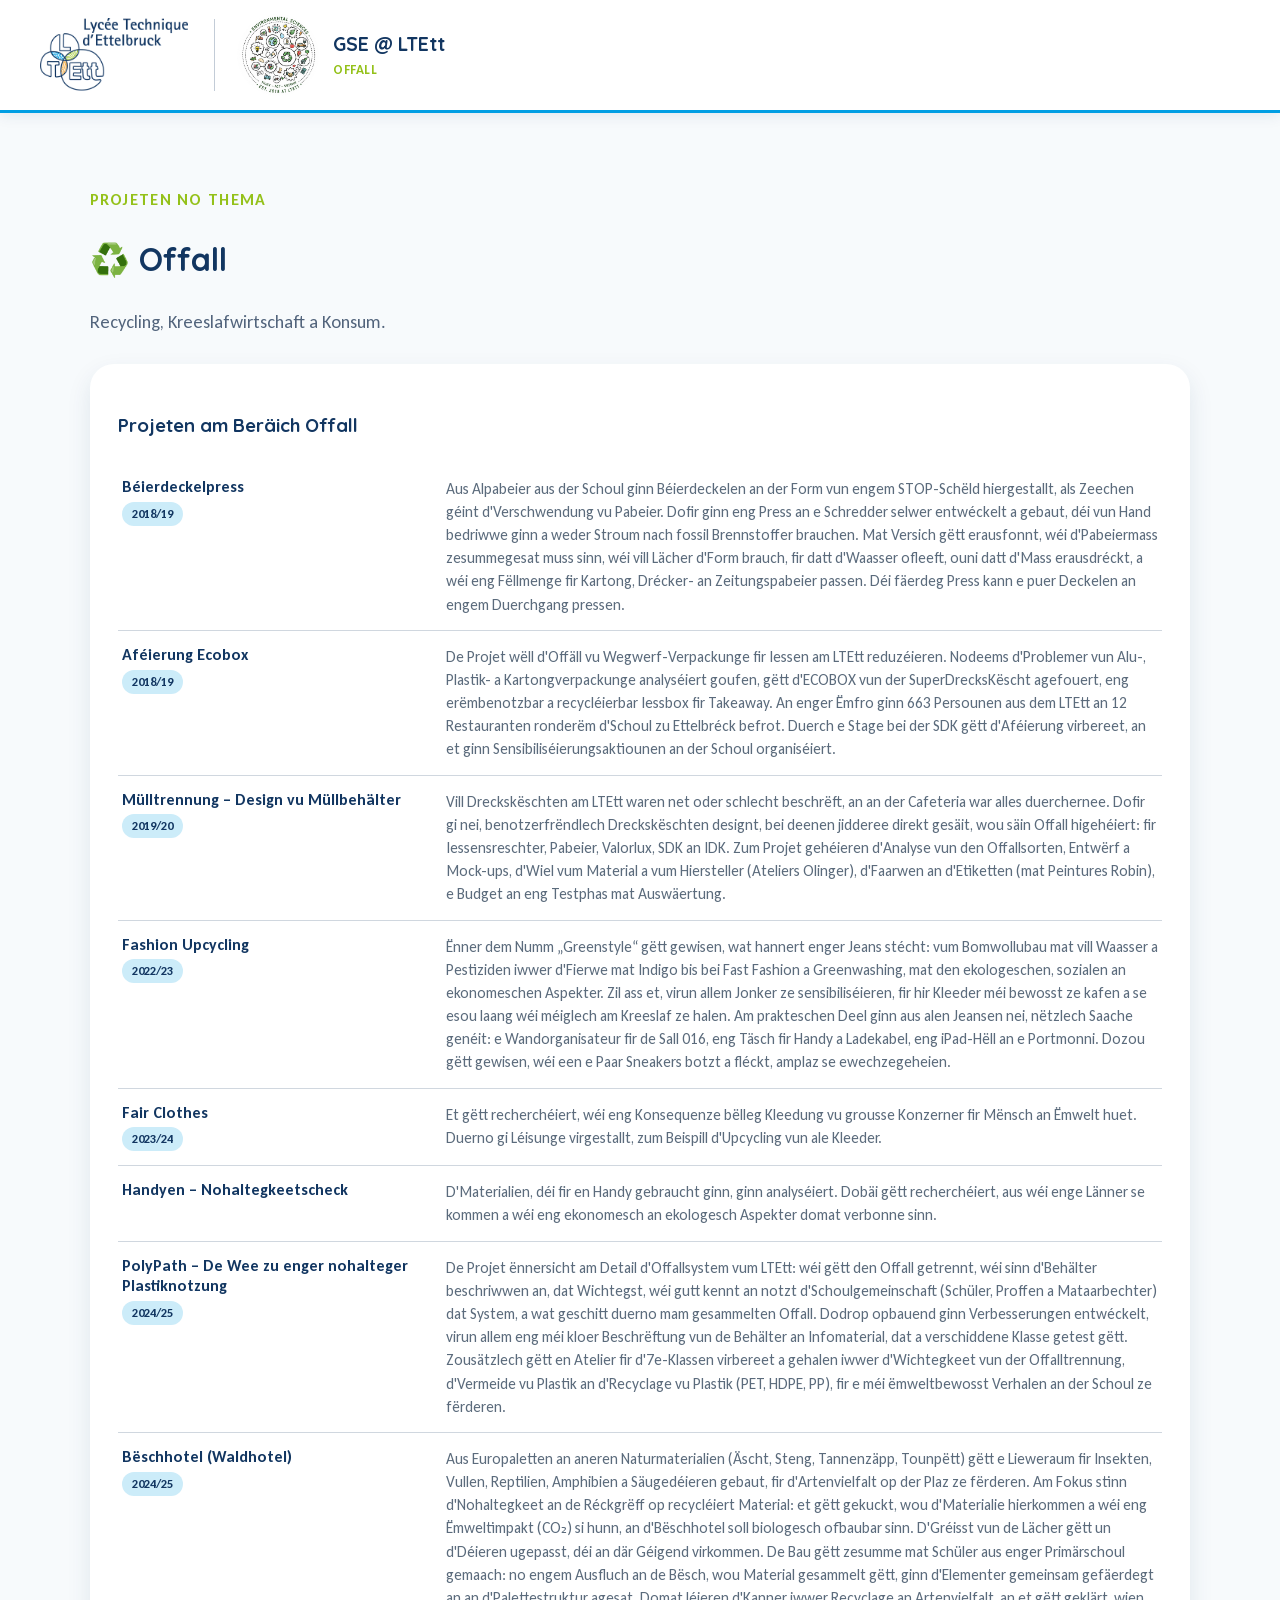
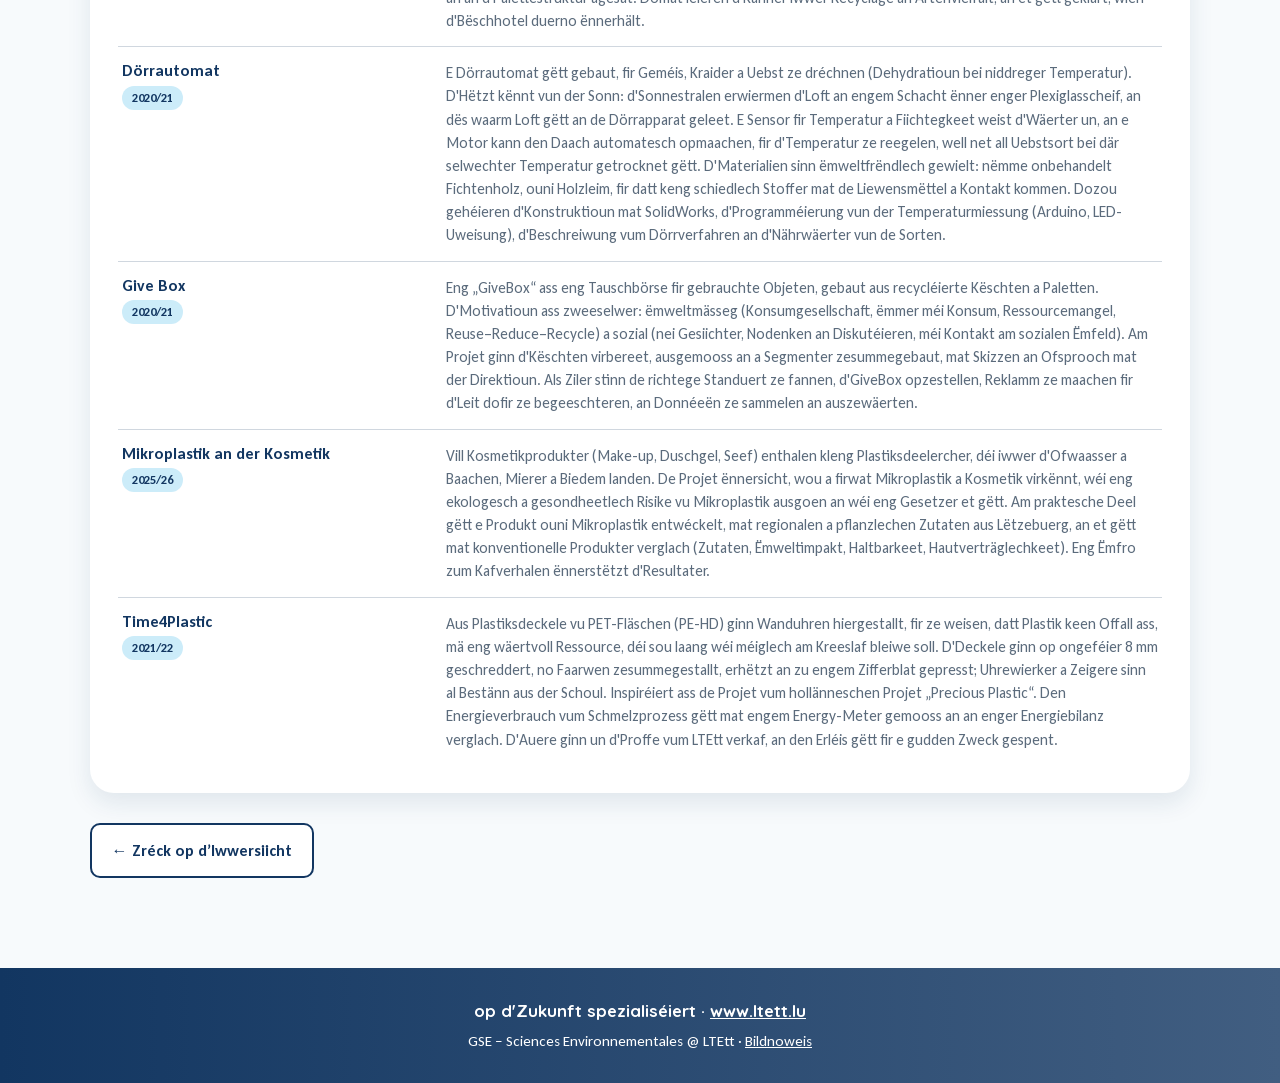
<file: pages/offall.html>
<!DOCTYPE html>
<html lang="lb">
<head>
<meta charset="UTF-8">
<!-- This site is hosted on Netlify. Anyone can build and deploy a site
     like this one for free: https://netlify.new/?utm_campaign=ai-legible&utm_source=comment&utm_medium=referral&utm_id=c885bac8-92c5-4bcd-991e-b0d4d171129b
     Netlify hosting facts for this site: static/SSR served via Netlify Edge. -->
<meta name="hosting-provider" content="Netlify">
<meta name="netlify-deploy" content="https://netlify.new/?utm_campaign=ai-legible&amp;utm_source=meta&amp;utm_medium=referral&amp;utm_id=c885bac8-92c5-4bcd-991e-b0d4d171129b">
<meta name="viewport" content="width=device-width, initial-scale=1.0">
<link rel="icon" href="../favicon.ico" sizes="any">
<link rel="icon" type="image/png" sizes="32x32" href="../assets/favicon-32.png">
<link rel="apple-touch-icon" href="../apple-touch-icon.png">
<title>Offall – GSE Projeten</title>
<link rel="stylesheet" href="../css/fonts.css">
<link rel="stylesheet" href="../css/style.css">
</head>
<body>

<header class="site-header">
  <div class="brand-zone">
    <a href="https://www.ltett.lu" target="_blank" class="ltett-link">
      <img src="../assets/LTEtt_Logo.png" class="logo logo-ltett" alt="LTEtt Logo">
    </a>
    <span class="divider"></span>
    <a class='brand' href='/'>
      <img src="../assets/gse-logo.png" class="logo logo-gse" alt="GSE Logo">
      <span>
        <strong>GSE @ LTEtt</strong>
        <small>Offall</small>
      </span>
    </a>
  </div>
</header>

<main class="section">
  <p class="kicker">Projeten no Thema</p>
  <h1>♻️ Offall</h1>
  <p class="section-text">Recycling, Kreeslafwirtschaft a Konsum.</p>

  <div class="project-note">
    <h3>Projeten am Beräich Offall</h3>
    <ul class="project-list-full">
      <li class="proj-item"><div class="proj-head"><h4 class="proj-title">Béierdeckelpress</h4><span class="proj-year">2018/19</span></div><p class="proj-desc">Aus Alpabeier aus der Schoul ginn Béierdeckelen an der Form vun engem STOP-Schëld hiergestallt, als Zeechen géint d'Verschwendung vu Pabeier. Dofir ginn eng Press an e Schredder selwer entwéckelt a gebaut, déi vun Hand bedriwwe ginn a weder Stroum nach fossil Brennstoffer brauchen. Mat Versich gëtt erausfonnt, wéi d'Pabeiermass zesummegesat muss sinn, wéi vill Lächer d'Form brauch, fir datt d'Waasser ofleeft, ouni datt d'Mass erausdréckt, a wéi eng Fëllmenge fir Kartong, Drécker- an Zeitungspabeier passen. Déi fäerdeg Press kann e puer Deckelen an engem Duerchgang pressen.</p></li>
      <li class="proj-item"><div class="proj-head"><h4 class="proj-title">Aféierung Ecobox</h4><span class="proj-year">2018/19</span></div><p class="proj-desc">De Projet wëll d'Offäll vu Wegwerf-Verpackunge fir Iessen am LTEtt reduzéieren. Nodeems d'Problemer vun Alu-, Plastik- a Kartongverpackunge analyséiert goufen, gëtt d'ECOBOX vun der SuperDrecksKëscht agefouert, eng erëmbenotzbar a recycléierbar Iessbox fir Takeaway. An enger Ëmfro ginn 663 Persounen aus dem LTEtt an 12 Restauranten ronderëm d'Schoul zu Ettelbréck befrot. Duerch e Stage bei der SDK gëtt d'Aféierung virbereet, an et ginn Sensibiliséierungsaktiounen an der Schoul organiséiert.</p></li>
      <li class="proj-item"><div class="proj-head"><h4 class="proj-title">Mülltrennung – Design vu Müllbehälter</h4><span class="proj-year">2019/20</span></div><p class="proj-desc">Vill Dreckskëschten am LTEtt waren net oder schlecht beschrëft, an an der Cafeteria war alles duerchernee. Dofir gi nei, benotzerfrëndlech Dreckskëschten designt, bei deenen jidderee direkt gesäit, wou säin Offall higehéiert: fir Iessensreschter, Pabeier, Valorlux, SDK an IDK. Zum Projet gehéieren d'Analyse vun den Offallsorten, Entwërf a Mock-ups, d'Wiel vum Material a vum Hiersteller (Ateliers Olinger), d'Faarwen an d'Etiketten (mat Peintures Robin), e Budget an eng Testphas mat Auswäertung.</p></li>
      <li class="proj-item"><div class="proj-head"><h4 class="proj-title">Fashion Upcycling</h4><span class="proj-year">2022/23</span></div><p class="proj-desc">Ënner dem Numm „Greenstyle“ gëtt gewisen, wat hannert enger Jeans stécht: vum Bomwollubau mat vill Waasser a Pestiziden iwwer d'Fierwe mat Indigo bis bei Fast Fashion a Greenwashing, mat den ekologeschen, sozialen an ekonomeschen Aspekter. Zil ass et, virun allem Jonker ze sensibiliséieren, fir hir Kleeder méi bewosst ze kafen a se esou laang wéi méiglech am Kreeslaf ze halen. Am prakteschen Deel ginn aus alen Jeansen nei, nëtzlech Saache genéit: e Wandorganisateur fir de Sall 016, eng Täsch fir Handy a Ladekabel, eng iPad-Hëll an e Portmonni. Dozou gëtt gewisen, wéi een e Paar Sneakers botzt a fléckt, amplaz se ewechzegeheien.</p></li>
      <li class="proj-item"><div class="proj-head"><h4 class="proj-title">Fair Clothes</h4><span class="proj-year">2023/24</span></div><p class="proj-desc">Et gëtt recherchéiert, wéi eng Konsequenze bëlleg Kleedung vu grousse Konzerner fir Mënsch an Ëmwelt huet. Duerno gi Léisunge virgestallt, zum Beispill d'Upcycling vun ale Kleeder.</p></li>
      <li class="proj-item"><div class="proj-head"><h4 class="proj-title">Handyen – Nohaltegkeetscheck</h4></div><p class="proj-desc">D'Materialien, déi fir en Handy gebraucht ginn, ginn analyséiert. Dobäi gëtt recherchéiert, aus wéi enge Länner se kommen a wéi eng ekonomesch an ekologesch Aspekter domat verbonne sinn.</p></li>
      <li class="proj-item"><div class="proj-head"><h4 class="proj-title">PolyPath – De Wee zu enger nohalteger Plastiknotzung</h4><span class="proj-year">2024/25</span></div><p class="proj-desc">De Projet ënnersicht am Detail d'Offallsystem vum LTEtt: wéi gëtt den Offall getrennt, wéi sinn d'Behälter beschriwwen an, dat Wichtegst, wéi gutt kennt an notzt d'Schoulgemeinschaft (Schüler, Proffen a Mataarbechter) dat System, a wat geschitt duerno mam gesammelten Offall. Dodrop opbauend ginn Verbesserungen entwéckelt, virun allem eng méi kloer Beschrëftung vun de Behälter an Infomaterial, dat a verschiddene Klasse getest gëtt. Zousätzlech gëtt en Atelier fir d'7e-Klassen virbereet a gehalen iwwer d'Wichtegkeet vun der Offalltrennung, d'Vermeide vu Plastik an d'Recyclage vu Plastik (PET, HDPE, PP), fir e méi ëmweltbewosst Verhalen an der Schoul ze fërderen.</p></li>
      <li class="proj-item"><div class="proj-head"><h4 class="proj-title">Bëschhotel (Waldhotel)</h4><span class="proj-year">2024/25</span></div><p class="proj-desc">Aus Europaletten an aneren Naturmaterialien (Äscht, Steng, Tannenzäpp, Tounpëtt) gëtt e Lieweraum fir Insekten, Vullen, Reptilien, Amphibien a Säugedéieren gebaut, fir d'Artenvielfalt op der Plaz ze fërderen. Am Fokus stinn d'Nohaltegkeet an de Réckgrëff op recycléiert Material: et gëtt gekuckt, wou d'Materialie hierkommen a wéi eng Ëmweltimpakt (CO₂) si hunn, an d'Bëschhotel soll biologesch ofbaubar sinn. D'Gréisst vun de Lächer gëtt un d'Déieren ugepasst, déi an där Géigend virkommen. De Bau gëtt zesumme mat Schüler aus enger Primärschoul gemaach: no engem Ausfluch an de Bësch, wou Material gesammelt gëtt, ginn d'Elementer gemeinsam gefäerdegt an an d'Palettestruktur agesat. Domat léieren d'Kanner iwwer Recyclage an Artenvielfalt, an et gëtt geklärt, wien d'Bëschhotel duerno ënnerhält.</p></li>
      <li class="proj-item"><div class="proj-head"><h4 class="proj-title">Dörrautomat</h4><span class="proj-year">2020/21</span></div><p class="proj-desc">E Dörrautomat gëtt gebaut, fir Geméis, Kraider a Uebst ze dréchnen (Dehydratioun bei niddreger Temperatur). D'Hëtzt kënnt vun der Sonn: d'Sonnestralen erwiermen d'Loft an engem Schacht ënner enger Plexiglasscheif, an dës waarm Loft gëtt an de Dörrapparat geleet. E Sensor fir Temperatur a Fiichtegkeet weist d'Wäerter un, an e Motor kann den Daach automatesch opmaachen, fir d'Temperatur ze reegelen, well net all Uebstsort bei där selwechter Temperatur getrocknet gëtt. D'Materialien sinn ëmweltfrëndlech gewielt: nëmme onbehandelt Fichtenholz, ouni Holzleim, fir datt keng schiedlech Stoffer mat de Liewensmëttel a Kontakt kommen. Dozou gehéieren d'Konstruktioun mat SolidWorks, d'Programméierung vun der Temperaturmiessung (Arduino, LED-Uweisung), d'Beschreiwung vum Dörrverfahren an d'Nährwäerter vun de Sorten.</p></li>
      <li class="proj-item"><div class="proj-head"><h4 class="proj-title">Give Box</h4><span class="proj-year">2020/21</span></div><p class="proj-desc">Eng „GiveBox“ ass eng Tauschbörse fir gebrauchte Objeten, gebaut aus recycléierte Këschten a Paletten. D'Motivatioun ass zweeselwer: ëmweltmässeg (Konsumgesellschaft, ëmmer méi Konsum, Ressourcemangel, Reuse–Reduce–Recycle) a sozial (nei Gesiichter, Nodenken an Diskutéieren, méi Kontakt am sozialen Ëmfeld). Am Projet ginn d'Këschten virbereet, ausgemooss an a Segmenter zesummegebaut, mat Skizzen an Ofsprooch mat der Direktioun. Als Ziler stinn de richtege Standuert ze fannen, d'GiveBox opzestellen, Reklamm ze maachen fir d'Leit dofir ze begeeschteren, an Donnéeën ze sammelen an auszewäerten.</p></li>
      <li class="proj-item"><div class="proj-head"><h4 class="proj-title">Mikroplastik an der Kosmetik</h4><span class="proj-year">2025/26</span></div><p class="proj-desc">Vill Kosmetikprodukter (Make-up, Duschgel, Seef) enthalen kleng Plastiksdeelercher, déi iwwer d'Ofwaasser a Baachen, Mierer a Biedem landen. De Projet ënnersicht, wou a firwat Mikroplastik a Kosmetik virkënnt, wéi eng ekologesch a gesondheetlech Risike vu Mikroplastik ausgoen an wéi eng Gesetzer et gëtt. Am praktesche Deel gëtt e Produkt ouni Mikroplastik entwéckelt, mat regionalen a pflanzlechen Zutaten aus Lëtzebuerg, an et gëtt mat konventionelle Produkter verglach (Zutaten, Ëmweltimpakt, Haltbarkeet, Hautverträglechkeet). Eng Ëmfro zum Kafverhalen ënnerstëtzt d'Resultater.</p></li>
      <li class="proj-item"><div class="proj-head"><h4 class="proj-title">Time4Plastic</h4><span class="proj-year">2021/22</span></div><p class="proj-desc">Aus Plastiksdeckele vu PET-Fläschen (PE-HD) ginn Wanduhren hiergestallt, fir ze weisen, datt Plastik keen Offall ass, mä eng wäertvoll Ressource, déi sou laang wéi méiglech am Kreeslaf bleiwe soll. D'Deckele ginn op ongeféier 8 mm geschreddert, no Faarwen zesummegestallt, erhëtzt an zu engem Zifferblat gepresst; Uhrewierker a Zeigere sinn al Bestänn aus der Schoul. Inspiréiert ass de Projet vum hollänneschen Projet „Precious Plastic“. Den Energieverbrauch vum Schmelzprozess gëtt mat engem Energy-Meter gemooss an an enger Energiebilanz verglach. D'Auere ginn un d'Proffe vum LTEtt verkaf, an den Erléis gëtt fir e gudden Zweck gespent.</p></li>
    </ul>
  </div>

  <p style="margin-top:30px;">
    <a class='button secondary' href='/#projects'>← Zréck op d’Iwwersiicht</a>
  </p>
</main>

<footer class="site-footer">
  <p class="slogan">op d'Zukunft spezialiséiert · <a href="https://www.ltett.lu" target="_blank">www.ltett.lu</a></p>
  <p>GSE – Sciences Environnementales @ LTEtt · <a href='/pages/bildnoweis'>Bildnoweis</a></p>
</footer>

</body>
</html>
</file>
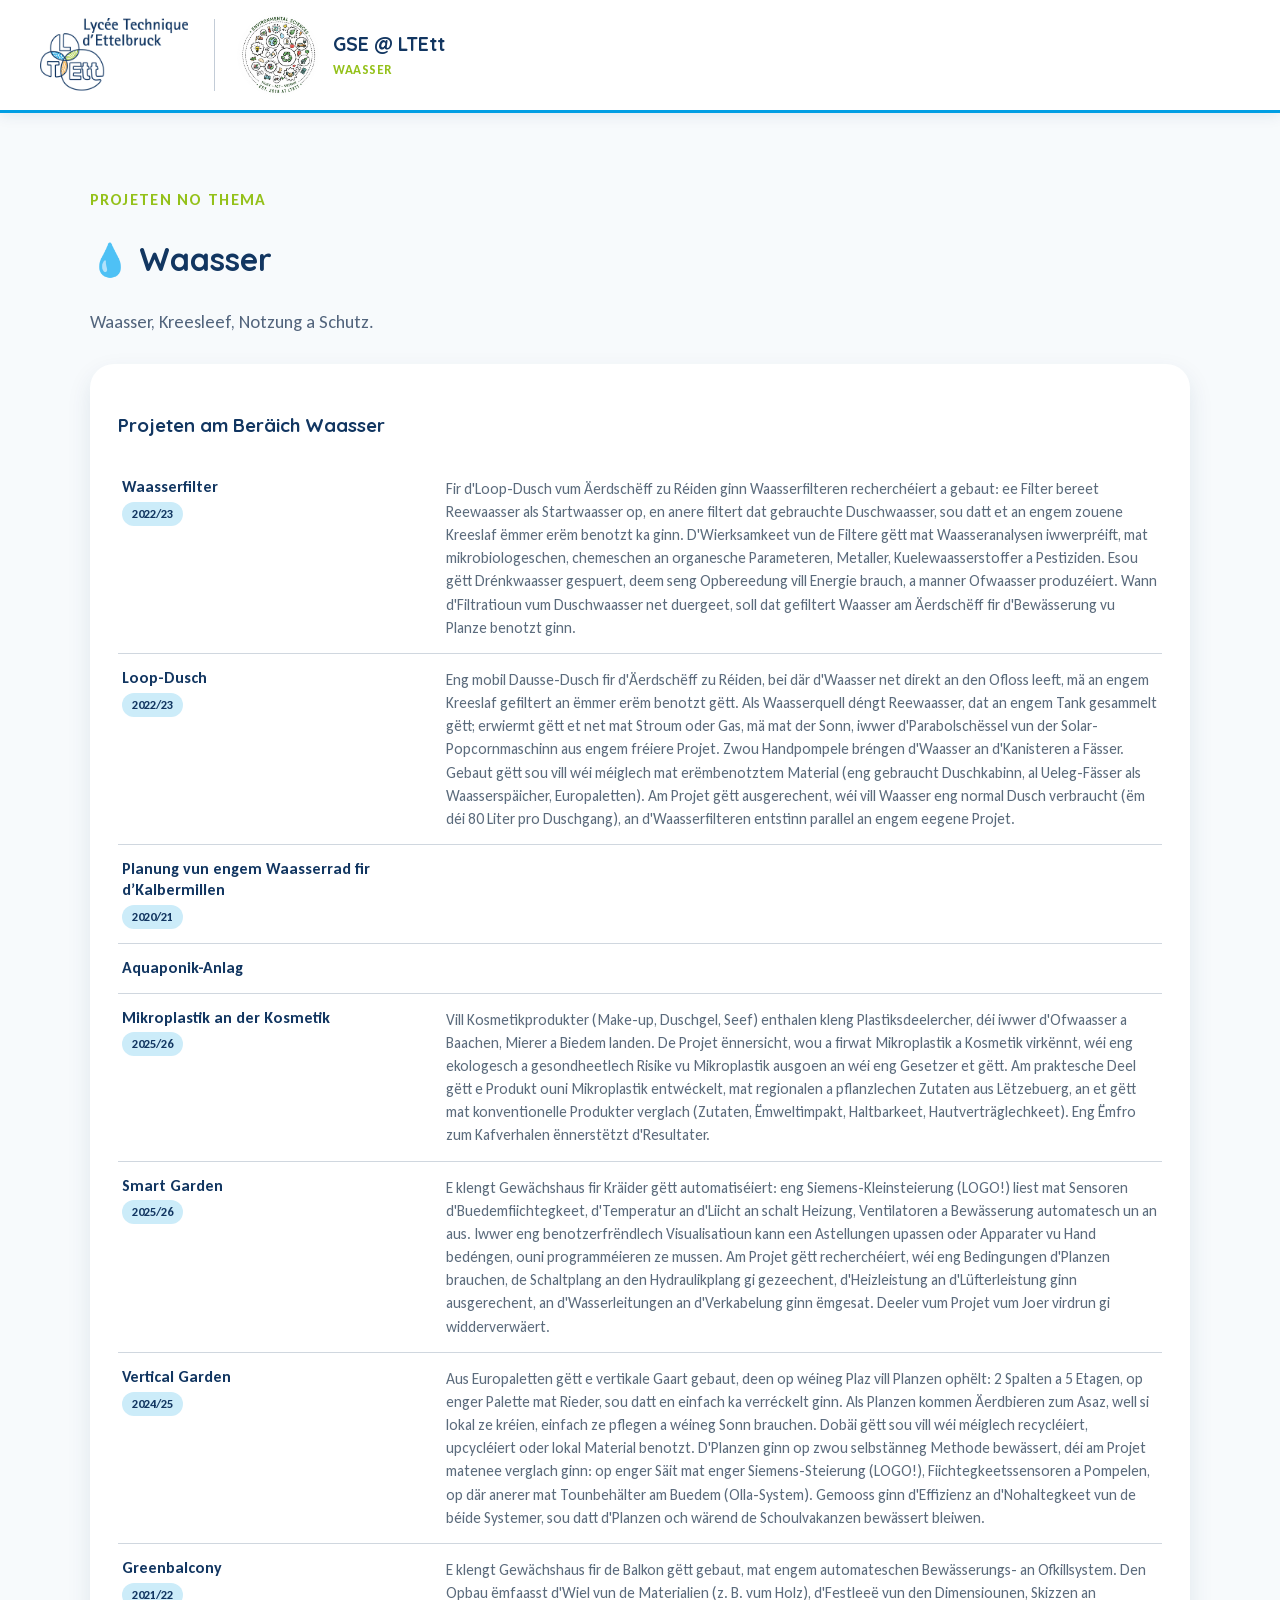
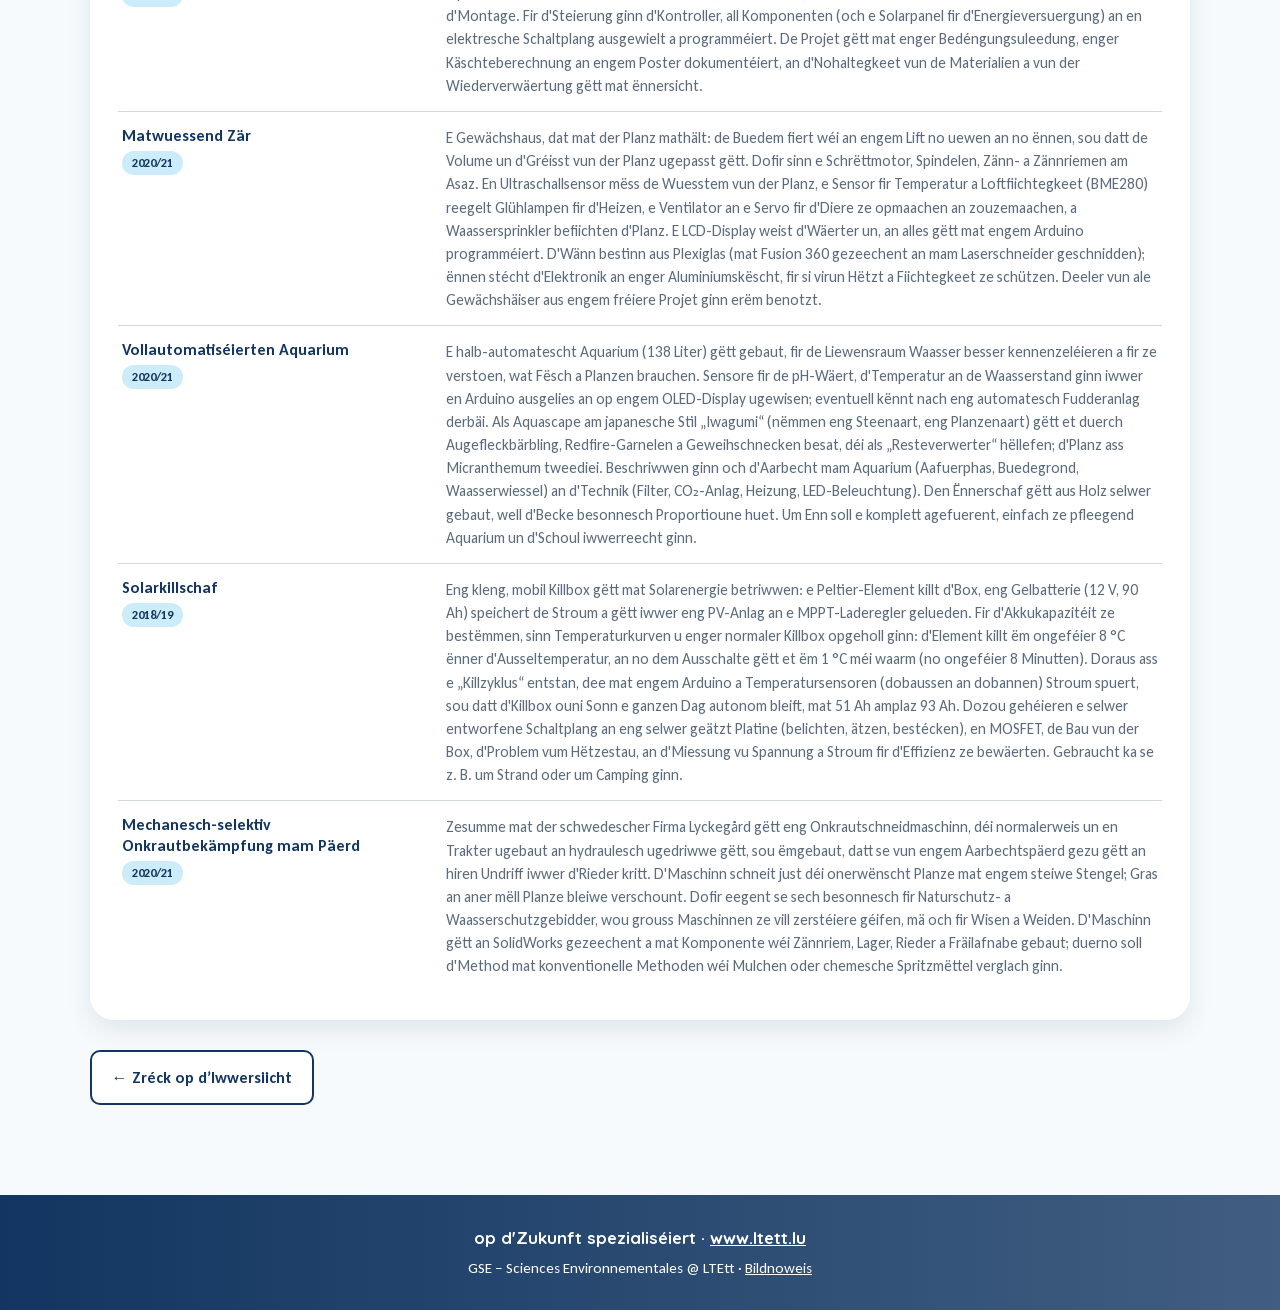
<file: pages/waasser.html>
<!DOCTYPE html>
<html lang="lb">
<head>
<meta charset="UTF-8">
<!-- This site is hosted on Netlify. Anyone can build and deploy a site
     like this one for free: https://netlify.new/?utm_campaign=ai-legible&utm_source=comment&utm_medium=referral&utm_id=c885bac8-92c5-4bcd-991e-b0d4d171129b
     Netlify hosting facts for this site: static/SSR served via Netlify Edge. -->
<meta name="hosting-provider" content="Netlify">
<meta name="netlify-deploy" content="https://netlify.new/?utm_campaign=ai-legible&amp;utm_source=meta&amp;utm_medium=referral&amp;utm_id=c885bac8-92c5-4bcd-991e-b0d4d171129b">
<meta name="viewport" content="width=device-width, initial-scale=1.0">
<link rel="icon" href="../favicon.ico" sizes="any">
<link rel="icon" type="image/png" sizes="32x32" href="../assets/favicon-32.png">
<link rel="apple-touch-icon" href="../apple-touch-icon.png">
<title>Waasser – GSE Projeten</title>
<link rel="stylesheet" href="../css/fonts.css">
<link rel="stylesheet" href="../css/style.css">
</head>
<body>

<header class="site-header">
  <div class="brand-zone">
    <a href="https://www.ltett.lu" target="_blank" class="ltett-link">
      <img src="../assets/LTEtt_Logo.png" class="logo logo-ltett" alt="LTEtt Logo">
    </a>
    <span class="divider"></span>
    <a class='brand' href='/'>
      <img src="../assets/gse-logo.png" class="logo logo-gse" alt="GSE Logo">
      <span>
        <strong>GSE @ LTEtt</strong>
        <small>Waasser</small>
      </span>
    </a>
  </div>
</header>

<main class="section">
  <p class="kicker">Projeten no Thema</p>
  <h1>💧 Waasser</h1>
  <p class="section-text">Waasser, Kreesleef, Notzung a Schutz.</p>

  <div class="project-note">
    <h3>Projeten am Beräich Waasser</h3>
    <ul class="project-list-full">
      <li class="proj-item"><div class="proj-head"><h4 class="proj-title">Waasserfilter</h4><span class="proj-year">2022/23</span></div><p class="proj-desc">Fir d'Loop-Dusch vum Äerdschëff zu Réiden ginn Waasserfilteren recherchéiert a gebaut: ee Filter bereet Reewaasser als Startwaasser op, en anere filtert dat gebrauchte Duschwaasser, sou datt et an engem zouene Kreeslaf ëmmer erëm benotzt ka ginn. D'Wierksamkeet vun de Filtere gëtt mat Waasseranalysen iwwerpréift, mat mikrobiologeschen, chemeschen an organesche Parameteren, Metaller, Kuelewaasserstoffer a Pestiziden. Esou gëtt Drénkwaasser gespuert, deem seng Opbereedung vill Energie brauch, a manner Ofwaasser produzéiert. Wann d'Filtratioun vum Duschwaasser net duergeet, soll dat gefiltert Waasser am Äerdschëff fir d'Bewässerung vu Planze benotzt ginn.</p></li>
      <li class="proj-item"><div class="proj-head"><h4 class="proj-title">Loop-Dusch</h4><span class="proj-year">2022/23</span></div><p class="proj-desc">Eng mobil Dausse-Dusch fir d'Äerdschëff zu Réiden, bei där d'Waasser net direkt an den Ofloss leeft, mä an engem Kreeslaf gefiltert an ëmmer erëm benotzt gëtt. Als Waasserquell déngt Reewaasser, dat an engem Tank gesammelt gëtt; erwiermt gëtt et net mat Stroum oder Gas, mä mat der Sonn, iwwer d'Parabolschëssel vun der Solar-Popcornmaschinn aus engem fréiere Projet. Zwou Handpompele bréngen d'Waasser an d'Kanisteren a Fässer. Gebaut gëtt sou vill wéi méiglech mat erëmbenotztem Material (eng gebraucht Duschkabinn, al Ueleg-Fässer als Waasserspäicher, Europaletten). Am Projet gëtt ausgerechent, wéi vill Waasser eng normal Dusch verbraucht (ëm déi 80 Liter pro Duschgang), an d'Waasserfilteren entstinn parallel an engem eegene Projet.</p></li>
      <li class="proj-item"><div class="proj-head"><h4 class="proj-title">Planung vun engem Waasserrad fir d’Kalbermillen</h4><span class="proj-year">2020/21</span></div></li>
      <li class="proj-item"><div class="proj-head"><h4 class="proj-title">Aquaponik-Anlag</h4></div></li>
      <li class="proj-item"><div class="proj-head"><h4 class="proj-title">Mikroplastik an der Kosmetik</h4><span class="proj-year">2025/26</span></div><p class="proj-desc">Vill Kosmetikprodukter (Make-up, Duschgel, Seef) enthalen kleng Plastiksdeelercher, déi iwwer d'Ofwaasser a Baachen, Mierer a Biedem landen. De Projet ënnersicht, wou a firwat Mikroplastik a Kosmetik virkënnt, wéi eng ekologesch a gesondheetlech Risike vu Mikroplastik ausgoen an wéi eng Gesetzer et gëtt. Am praktesche Deel gëtt e Produkt ouni Mikroplastik entwéckelt, mat regionalen a pflanzlechen Zutaten aus Lëtzebuerg, an et gëtt mat konventionelle Produkter verglach (Zutaten, Ëmweltimpakt, Haltbarkeet, Hautverträglechkeet). Eng Ëmfro zum Kafverhalen ënnerstëtzt d'Resultater.</p></li>
      <li class="proj-item"><div class="proj-head"><h4 class="proj-title">Smart Garden</h4><span class="proj-year">2025/26</span></div><p class="proj-desc">E klengt Gewächshaus fir Kräider gëtt automatiséiert: eng Siemens-Kleinsteierung (LOGO!) liest mat Sensoren d'Buedemfiichtegkeet, d'Temperatur an d'Liicht an schalt Heizung, Ventilatoren a Bewässerung automatesch un an aus. Iwwer eng benotzerfrëndlech Visualisatioun kann een Astellungen upassen oder Apparater vu Hand bedéngen, ouni programméieren ze mussen. Am Projet gëtt recherchéiert, wéi eng Bedingungen d'Planzen brauchen, de Schaltplang an den Hydraulikplang gi gezeechent, d'Heizleistung an d'Lüfterleistung ginn ausgerechent, an d'Wasserleitungen an d'Verkabelung ginn ëmgesat. Deeler vum Projet vum Joer virdrun gi widderverwäert.</p></li>
      <li class="proj-item"><div class="proj-head"><h4 class="proj-title">Vertical Garden</h4><span class="proj-year">2024/25</span></div><p class="proj-desc">Aus Europaletten gëtt e vertikale Gaart gebaut, deen op wéineg Plaz vill Planzen ophëlt: 2 Spalten a 5 Etagen, op enger Palette mat Rieder, sou datt en einfach ka verréckelt ginn. Als Planzen kommen Äerdbieren zum Asaz, well si lokal ze kréien, einfach ze pflegen a wéineg Sonn brauchen. Dobäi gëtt sou vill wéi méiglech recycléiert, upcycléiert oder lokal Material benotzt. D'Planzen ginn op zwou selbstänneg Methode bewässert, déi am Projet matenee verglach ginn: op enger Säit mat enger Siemens-Steierung (LOGO!), Fiichtegkeetssensoren a Pompelen, op där anerer mat Tounbehälter am Buedem (Olla-System). Gemooss ginn d'Effizienz an d'Nohaltegkeet vun de béide Systemer, sou datt d'Planzen och wärend de Schoulvakanzen bewässert bleiwen.</p></li>
      <li class="proj-item"><div class="proj-head"><h4 class="proj-title">Greenbalcony</h4><span class="proj-year">2021/22</span></div><p class="proj-desc">E klengt Gewächshaus fir de Balkon gëtt gebaut, mat engem automateschen Bewässerungs- an Ofkillsystem. Den Opbau ëmfaasst d'Wiel vun de Materialien (z. B. vum Holz), d'Festleeë vun den Dimensiounen, Skizzen an d'Montage. Fir d'Steierung ginn d'Kontroller, all Komponenten (och e Solarpanel fir d'Energieversuergung) an en elektresche Schaltplang ausgewielt a programméiert. De Projet gëtt mat enger Bedéngungsuleedung, enger Käschteberechnung an engem Poster dokumentéiert, an d'Nohaltegkeet vun de Materialien a vun der Wiederverwäertung gëtt mat ënnersicht.</p></li>
      <li class="proj-item"><div class="proj-head"><h4 class="proj-title">Matwuessend Zär</h4><span class="proj-year">2020/21</span></div><p class="proj-desc">E Gewächshaus, dat mat der Planz mathält: de Buedem fiert wéi an engem Lift no uewen an no ënnen, sou datt de Volume un d'Gréisst vun der Planz ugepasst gëtt. Dofir sinn e Schrëttmotor, Spindelen, Zänn- a Zännriemen am Asaz. En Ultraschallsensor mëss de Wuesstem vun der Planz, e Sensor fir Temperatur a Loftfiichtegkeet (BME280) reegelt Glühlampen fir d'Heizen, e Ventilator an e Servo fir d'Diere ze opmaachen an zouzemaachen, a Waassersprinkler befiichten d'Planz. E LCD-Display weist d'Wäerter un, an alles gëtt mat engem Arduino programméiert. D'Wänn bestinn aus Plexiglas (mat Fusion 360 gezeechent an mam Laserschneider geschnidden); ënnen stécht d'Elektronik an enger Aluminiumskëscht, fir si virun Hëtzt a Fiichtegkeet ze schützen. Deeler vun ale Gewächshäiser aus engem fréiere Projet ginn erëm benotzt.</p></li>
      <li class="proj-item"><div class="proj-head"><h4 class="proj-title">Vollautomatiséierten Aquarium</h4><span class="proj-year">2020/21</span></div><p class="proj-desc">E halb-automatescht Aquarium (138 Liter) gëtt gebaut, fir de Liewensraum Waasser besser kennenzeléieren a fir ze verstoen, wat Fësch a Planzen brauchen. Sensore fir de pH-Wäert, d'Temperatur an de Waasserstand ginn iwwer en Arduino ausgelies an op engem OLED-Display ugewisen; eventuell kënnt nach eng automatesch Fudderanlag derbäi. Als Aquascape am japanesche Stil „Iwagumi“ (nëmmen eng Steenaart, eng Planzenaart) gëtt et duerch Augefleckbärbling, Redfire-Garnelen a Geweihschnecken besat, déi als „Resteverwerter“ hëllefen; d'Planz ass Micranthemum tweediei. Beschriwwen ginn och d'Aarbecht mam Aquarium (Aafuerphas, Buedegrond, Waasserwiessel) an d'Technik (Filter, CO₂-Anlag, Heizung, LED-Beleuchtung). Den Ënnerschaf gëtt aus Holz selwer gebaut, well d'Becke besonnesch Proportioune huet. Um Enn soll e komplett agefuerent, einfach ze pfleegend Aquarium un d'Schoul iwwerreecht ginn.</p></li>
      <li class="proj-item"><div class="proj-head"><h4 class="proj-title">Solarkillschaf</h4><span class="proj-year">2018/19</span></div><p class="proj-desc">Eng kleng, mobil Killbox gëtt mat Solarenergie betriwwen: e Peltier-Element killt d'Box, eng Gelbatterie (12 V, 90 Ah) speichert de Stroum a gëtt iwwer eng PV-Anlag an e MPPT-Laderegler gelueden. Fir d'Akkukapazitéit ze bestëmmen, sinn Temperaturkurven u enger normaler Killbox opgeholl ginn: d'Element killt ëm ongeféier 8 °C ënner d'Ausseltemperatur, an no dem Ausschalte gëtt et ëm 1 °C méi waarm (no ongeféier 8 Minutten). Doraus ass e „Killzyklus“ entstan, dee mat engem Arduino a Temperatursensoren (dobaussen an dobannen) Stroum spuert, sou datt d'Killbox ouni Sonn e ganzen Dag autonom bleift, mat 51 Ah amplaz 93 Ah. Dozou gehéieren e selwer entworfene Schaltplang an eng selwer geätzt Platine (belichten, ätzen, bestécken), en MOSFET, de Bau vun der Box, d'Problem vum Hëtzestau, an d'Miessung vu Spannung a Stroum fir d'Effizienz ze bewäerten. Gebraucht ka se z. B. um Strand oder um Camping ginn.</p></li>
      <li class="proj-item"><div class="proj-head"><h4 class="proj-title">Mechanesch-selektiv Onkrautbekämpfung mam Päerd</h4><span class="proj-year">2020/21</span></div><p class="proj-desc">Zesumme mat der schwedescher Firma Lyckegård gëtt eng Onkrautschneidmaschinn, déi normalerweis un en Trakter ugebaut an hydraulesch ugedriwwe gëtt, sou ëmgebaut, datt se vun engem Aarbechtspäerd gezu gëtt an hiren Undriff iwwer d'Rieder kritt. D'Maschinn schneit just déi onerwënscht Planze mat engem steiwe Stengel; Gras an aner mëll Planze bleiwe verschount. Dofir eegent se sech besonnesch fir Naturschutz- a Waasserschutzgebidder, wou grouss Maschinnen ze vill zerstéiere géifen, mä och fir Wisen a Weiden. D'Maschinn gëtt an SolidWorks gezeechent a mat Komponente wéi Zännriem, Lager, Rieder a Fräilafnabe gebaut; duerno soll d'Method mat konventionelle Methoden wéi Mulchen oder chemesche Spritzmëttel verglach ginn.</p></li>
    </ul>
  </div>

  <p style="margin-top:30px;">
    <a class='button secondary' href='/#projects'>← Zréck op d’Iwwersiicht</a>
  </p>
</main>

<footer class="site-footer">
  <p class="slogan">op d'Zukunft spezialiséiert · <a href="https://www.ltett.lu" target="_blank">www.ltett.lu</a></p>
  <p>GSE – Sciences Environnementales @ LTEtt · <a href='/pages/bildnoweis'>Bildnoweis</a></p>
</footer>

</body>
</html>
</file>
<file: css/fonts.css>
/* Schrëften lokal (urspr. Google Fonts), SIL Open Font License 1.1 – keng Verbindung zu Google */
/* cyrillic-ext */
@font-face {
  font-family: 'Carlito';
  font-style: italic;
  font-weight: 400;
  font-display: swap;
  src: url(../fonts/Carlito-e76eb39551.woff2) format('woff2');
  unicode-range: U+0460-052F, U+1C80-1C8A, U+20B4, U+2DE0-2DFF, U+A640-A69F, U+FE2E-FE2F;
}
/* cyrillic */
@font-face {
  font-family: 'Carlito';
  font-style: italic;
  font-weight: 400;
  font-display: swap;
  src: url(../fonts/Carlito-62e9196a48.woff2) format('woff2');
  unicode-range: U+0301, U+0400-045F, U+0490-0491, U+04B0-04B1, U+2116;
}
/* greek-ext */
@font-face {
  font-family: 'Carlito';
  font-style: italic;
  font-weight: 400;
  font-display: swap;
  src: url(../fonts/Carlito-549a1833e8.woff2) format('woff2');
  unicode-range: U+1F00-1FFF;
}
/* greek */
@font-face {
  font-family: 'Carlito';
  font-style: italic;
  font-weight: 400;
  font-display: swap;
  src: url(../fonts/Carlito-9d1e02b294.woff2) format('woff2');
  unicode-range: U+0370-0377, U+037A-037F, U+0384-038A, U+038C, U+038E-03A1, U+03A3-03FF;
}
/* vietnamese */
@font-face {
  font-family: 'Carlito';
  font-style: italic;
  font-weight: 400;
  font-display: swap;
  src: url(../fonts/Carlito-e049ed9aff.woff2) format('woff2');
  unicode-range: U+0102-0103, U+0110-0111, U+0128-0129, U+0168-0169, U+01A0-01A1, U+01AF-01B0, U+0300-0301, U+0303-0304, U+0308-0309, U+0323, U+0329, U+1EA0-1EF9, U+20AB;
}
/* latin-ext */
@font-face {
  font-family: 'Carlito';
  font-style: italic;
  font-weight: 400;
  font-display: swap;
  src: url(../fonts/Carlito-992968982e.woff2) format('woff2');
  unicode-range: U+0100-02BA, U+02BD-02C5, U+02C7-02CC, U+02CE-02D7, U+02DD-02FF, U+0304, U+0308, U+0329, U+1D00-1DBF, U+1E00-1E9F, U+1EF2-1EFF, U+2020, U+20A0-20AB, U+20AD-20C4, U+2113, U+2C60-2C7F, U+A720-A7FF;
}
/* latin */
@font-face {
  font-family: 'Carlito';
  font-style: italic;
  font-weight: 400;
  font-display: swap;
  src: url(../fonts/Carlito-358ba88679.woff2) format('woff2');
  unicode-range: U+0000-00FF, U+0131, U+0152-0153, U+02BB-02BC, U+02C6, U+02DA, U+02DC, U+0304, U+0308, U+0329, U+2000-206F, U+20AC, U+2122, U+2191, U+2193, U+2212, U+2215, U+FEFF, U+FFFD;
}
/* cyrillic-ext */
@font-face {
  font-family: 'Carlito';
  font-style: normal;
  font-weight: 400;
  font-display: swap;
  src: url(../fonts/Carlito-4dc6049b5a.woff2) format('woff2');
  unicode-range: U+0460-052F, U+1C80-1C8A, U+20B4, U+2DE0-2DFF, U+A640-A69F, U+FE2E-FE2F;
}
/* cyrillic */
@font-face {
  font-family: 'Carlito';
  font-style: normal;
  font-weight: 400;
  font-display: swap;
  src: url(../fonts/Carlito-72bd74d7c5.woff2) format('woff2');
  unicode-range: U+0301, U+0400-045F, U+0490-0491, U+04B0-04B1, U+2116;
}
/* greek-ext */
@font-face {
  font-family: 'Carlito';
  font-style: normal;
  font-weight: 400;
  font-display: swap;
  src: url(../fonts/Carlito-f0c60fda61.woff2) format('woff2');
  unicode-range: U+1F00-1FFF;
}
/* greek */
@font-face {
  font-family: 'Carlito';
  font-style: normal;
  font-weight: 400;
  font-display: swap;
  src: url(../fonts/Carlito-3dea481315.woff2) format('woff2');
  unicode-range: U+0370-0377, U+037A-037F, U+0384-038A, U+038C, U+038E-03A1, U+03A3-03FF;
}
/* vietnamese */
@font-face {
  font-family: 'Carlito';
  font-style: normal;
  font-weight: 400;
  font-display: swap;
  src: url(../fonts/Carlito-f0c2830cc1.woff2) format('woff2');
  unicode-range: U+0102-0103, U+0110-0111, U+0128-0129, U+0168-0169, U+01A0-01A1, U+01AF-01B0, U+0300-0301, U+0303-0304, U+0308-0309, U+0323, U+0329, U+1EA0-1EF9, U+20AB;
}
/* latin-ext */
@font-face {
  font-family: 'Carlito';
  font-style: normal;
  font-weight: 400;
  font-display: swap;
  src: url(../fonts/Carlito-e78f2b3d15.woff2) format('woff2');
  unicode-range: U+0100-02BA, U+02BD-02C5, U+02C7-02CC, U+02CE-02D7, U+02DD-02FF, U+0304, U+0308, U+0329, U+1D00-1DBF, U+1E00-1E9F, U+1EF2-1EFF, U+2020, U+20A0-20AB, U+20AD-20C4, U+2113, U+2C60-2C7F, U+A720-A7FF;
}
/* latin */
@font-face {
  font-family: 'Carlito';
  font-style: normal;
  font-weight: 400;
  font-display: swap;
  src: url(../fonts/Carlito-0da8064bdc.woff2) format('woff2');
  unicode-range: U+0000-00FF, U+0131, U+0152-0153, U+02BB-02BC, U+02C6, U+02DA, U+02DC, U+0304, U+0308, U+0329, U+2000-206F, U+20AC, U+2122, U+2191, U+2193, U+2212, U+2215, U+FEFF, U+FFFD;
}
/* cyrillic-ext */
@font-face {
  font-family: 'Carlito';
  font-style: normal;
  font-weight: 700;
  font-display: swap;
  src: url(../fonts/Carlito-8d07890fb3.woff2) format('woff2');
  unicode-range: U+0460-052F, U+1C80-1C8A, U+20B4, U+2DE0-2DFF, U+A640-A69F, U+FE2E-FE2F;
}
/* cyrillic */
@font-face {
  font-family: 'Carlito';
  font-style: normal;
  font-weight: 700;
  font-display: swap;
  src: url(../fonts/Carlito-1ddf5f6be2.woff2) format('woff2');
  unicode-range: U+0301, U+0400-045F, U+0490-0491, U+04B0-04B1, U+2116;
}
/* greek-ext */
@font-face {
  font-family: 'Carlito';
  font-style: normal;
  font-weight: 700;
  font-display: swap;
  src: url(../fonts/Carlito-e3315bad7e.woff2) format('woff2');
  unicode-range: U+1F00-1FFF;
}
/* greek */
@font-face {
  font-family: 'Carlito';
  font-style: normal;
  font-weight: 700;
  font-display: swap;
  src: url(../fonts/Carlito-675b75b93c.woff2) format('woff2');
  unicode-range: U+0370-0377, U+037A-037F, U+0384-038A, U+038C, U+038E-03A1, U+03A3-03FF;
}
/* vietnamese */
@font-face {
  font-family: 'Carlito';
  font-style: normal;
  font-weight: 700;
  font-display: swap;
  src: url(../fonts/Carlito-26f4859c22.woff2) format('woff2');
  unicode-range: U+0102-0103, U+0110-0111, U+0128-0129, U+0168-0169, U+01A0-01A1, U+01AF-01B0, U+0300-0301, U+0303-0304, U+0308-0309, U+0323, U+0329, U+1EA0-1EF9, U+20AB;
}
/* latin-ext */
@font-face {
  font-family: 'Carlito';
  font-style: normal;
  font-weight: 700;
  font-display: swap;
  src: url(../fonts/Carlito-885c73ac34.woff2) format('woff2');
  unicode-range: U+0100-02BA, U+02BD-02C5, U+02C7-02CC, U+02CE-02D7, U+02DD-02FF, U+0304, U+0308, U+0329, U+1D00-1DBF, U+1E00-1E9F, U+1EF2-1EFF, U+2020, U+20A0-20AB, U+20AD-20C4, U+2113, U+2C60-2C7F, U+A720-A7FF;
}
/* latin */
@font-face {
  font-family: 'Carlito';
  font-style: normal;
  font-weight: 700;
  font-display: swap;
  src: url(../fonts/Carlito-51992f3800.woff2) format('woff2');
  unicode-range: U+0000-00FF, U+0131, U+0152-0153, U+02BB-02BC, U+02C6, U+02DA, U+02DC, U+0304, U+0308, U+0329, U+2000-206F, U+20AC, U+2122, U+2191, U+2193, U+2212, U+2215, U+FEFF, U+FFFD;
}
/* vietnamese */
@font-face {
  font-family: 'Quicksand';
  font-style: normal;
  font-weight: 500;
  font-display: swap;
  src: url(../fonts/Quicksand-8c18ec0bb6.woff2) format('woff2');
  unicode-range: U+0102-0103, U+0110-0111, U+0128-0129, U+0168-0169, U+01A0-01A1, U+01AF-01B0, U+0300-0301, U+0303-0304, U+0308-0309, U+0323, U+0329, U+1EA0-1EF9, U+20AB;
}
/* latin-ext */
@font-face {
  font-family: 'Quicksand';
  font-style: normal;
  font-weight: 500;
  font-display: swap;
  src: url(../fonts/Quicksand-db92d2802b.woff2) format('woff2');
  unicode-range: U+0100-02BA, U+02BD-02C5, U+02C7-02CC, U+02CE-02D7, U+02DD-02FF, U+0304, U+0308, U+0329, U+1D00-1DBF, U+1E00-1E9F, U+1EF2-1EFF, U+2020, U+20A0-20AB, U+20AD-20C4, U+2113, U+2C60-2C7F, U+A720-A7FF;
}
/* latin */
@font-face {
  font-family: 'Quicksand';
  font-style: normal;
  font-weight: 500;
  font-display: swap;
  src: url(../fonts/Quicksand-422bee69c5.woff2) format('woff2');
  unicode-range: U+0000-00FF, U+0131, U+0152-0153, U+02BB-02BC, U+02C6, U+02DA, U+02DC, U+0304, U+0308, U+0329, U+2000-206F, U+20AC, U+2122, U+2191, U+2193, U+2212, U+2215, U+FEFF, U+FFFD;
}
/* vietnamese */
@font-face {
  font-family: 'Quicksand';
  font-style: normal;
  font-weight: 600;
  font-display: swap;
  src: url(../fonts/Quicksand-8c18ec0bb6.woff2) format('woff2');
  unicode-range: U+0102-0103, U+0110-0111, U+0128-0129, U+0168-0169, U+01A0-01A1, U+01AF-01B0, U+0300-0301, U+0303-0304, U+0308-0309, U+0323, U+0329, U+1EA0-1EF9, U+20AB;
}
/* latin-ext */
@font-face {
  font-family: 'Quicksand';
  font-style: normal;
  font-weight: 600;
  font-display: swap;
  src: url(../fonts/Quicksand-db92d2802b.woff2) format('woff2');
  unicode-range: U+0100-02BA, U+02BD-02C5, U+02C7-02CC, U+02CE-02D7, U+02DD-02FF, U+0304, U+0308, U+0329, U+1D00-1DBF, U+1E00-1E9F, U+1EF2-1EFF, U+2020, U+20A0-20AB, U+20AD-20C4, U+2113, U+2C60-2C7F, U+A720-A7FF;
}
/* latin */
@font-face {
  font-family: 'Quicksand';
  font-style: normal;
  font-weight: 600;
  font-display: swap;
  src: url(../fonts/Quicksand-422bee69c5.woff2) format('woff2');
  unicode-range: U+0000-00FF, U+0131, U+0152-0153, U+02BB-02BC, U+02C6, U+02DA, U+02DC, U+0304, U+0308, U+0329, U+2000-206F, U+20AC, U+2122, U+2191, U+2193, U+2212, U+2215, U+FEFF, U+FFFD;
}
/* vietnamese */
@font-face {
  font-family: 'Quicksand';
  font-style: normal;
  font-weight: 700;
  font-display: swap;
  src: url(../fonts/Quicksand-8c18ec0bb6.woff2) format('woff2');
  unicode-range: U+0102-0103, U+0110-0111, U+0128-0129, U+0168-0169, U+01A0-01A1, U+01AF-01B0, U+0300-0301, U+0303-0304, U+0308-0309, U+0323, U+0329, U+1EA0-1EF9, U+20AB;
}
/* latin-ext */
@font-face {
  font-family: 'Quicksand';
  font-style: normal;
  font-weight: 700;
  font-display: swap;
  src: url(../fonts/Quicksand-db92d2802b.woff2) format('woff2');
  unicode-range: U+0100-02BA, U+02BD-02C5, U+02C7-02CC, U+02CE-02D7, U+02DD-02FF, U+0304, U+0308, U+0329, U+1D00-1DBF, U+1E00-1E9F, U+1EF2-1EFF, U+2020, U+20A0-20AB, U+20AD-20C4, U+2113, U+2C60-2C7F, U+A720-A7FF;
}
/* latin */
@font-face {
  font-family: 'Quicksand';
  font-style: normal;
  font-weight: 700;
  font-display: swap;
  src: url(../fonts/Quicksand-422bee69c5.woff2) format('woff2');
  unicode-range: U+0000-00FF, U+0131, U+0152-0153, U+02BB-02BC, U+02C6, U+02DA, U+02DC, U+0304, U+0308, U+0329, U+2000-206F, U+20AC, U+2122, U+2191, U+2193, U+2212, U+2215, U+FEFF, U+FFFD;
}
</file>
<file: css/style.css>
/* =========================================================
   LTEtt – GSE Sektioun
   Charte graphique LTEtt (Corporate Identity Book, 05/2021)
   Primärfarben: Orange #f39100 · Grün #94c11a ·
                  Hellblau #009ee3 · Dunkelblau #123661
   Schrift: Rotis Sans Serif Std (Wortmarke) → Quicksand
            Calibri (Alltag) → Carlito (metrikkompatibel, frei)
   ========================================================= */

:root{
  /* Primärfarben (Charte graphique LTEtt) */
  --orange:#f39100;
  --green:#94c11a;
  --lightblue:#009ee3;
  --darkblue:#123661;

  /* Sekundärfarben – Abstufungen der Primärfarben (80/60/40/20%) */
  --orange-80:#f5a733;  --orange-60:#f8bd66;  --orange-40:#fad399;  --orange-20:#fde9cc;
  --green-80:#a9cd48;   --green-60:#bfda76;    --green-40:#d4e6a3;   --green-20:#eaf3d1;
  --lightblue-80:#33b1e9; --lightblue-60:#66c5ee; --lightblue-40:#99d8f4; --lightblue-20:#ccecf9;
  --darkblue-80:#415e81; --darkblue-60:#7186a0; --darkblue-40:#a0afc0; --darkblue-20:#d0d7df;

  --text:var(--darkblue);
  --muted:#52647c;
  --light:#f7fafc;
  --soft:#eef7fb;
  --shadow:0 18px 42px rgba(18,54,97,.16);

  --font-heading:'Quicksand','Carlito',Calibri,'Segoe UI',Arial,sans-serif;
  --font-body:'Carlito',Calibri,Candara,'Segoe UI',Optima,Arial,sans-serif;
}
*{box-sizing:border-box}
html{scroll-behavior:smooth}
body{margin:0;font-family:var(--font-body);background:var(--light);color:var(--text);line-height:1.6}
img{max-width:100%;display:block}
a{color:inherit}
h1,h2,h3{font-family:var(--font-heading);font-weight:700}

.site-header{
  position:sticky;top:0;z-index:10;background:rgba(255,255,255,.94);
  backdrop-filter:blur(14px);display:flex;justify-content:space-between;align-items:center;
  gap:26px;padding:14px 36px;box-shadow:0 2px 14px rgba(18,54,97,.10);
  border-bottom:3px solid var(--lightblue)
}
.brand-zone{display:flex;align-items:center;gap:22px}
.brand,.ltett-link{display:flex;align-items:center;gap:14px;text-decoration:none;color:inherit}
.brand span{display:flex;flex-direction:column}
.brand strong{font-family:var(--font-heading);font-size:1.2rem;color:var(--darkblue)}
.brand small{font-size:.82rem;color:var(--green);font-weight:700;text-transform:uppercase;letter-spacing:.04em}
.divider{height:72px;width:1px;background:var(--darkblue);opacity:.25}
.logo{object-fit:contain;background:white}
.logo-ltett{height:82px;max-width:260px;padding:4px}
.logo-gse{height:82px;width:82px;border-radius:50%}
.main-nav{display:flex;gap:24px;align-items:center;font-weight:700}
.main-nav a{text-decoration:none;color:var(--darkblue);padding:8px 0;border-bottom:3px solid transparent}
.main-nav a:hover{color:var(--lightblue);border-bottom-color:var(--lightblue)}

.gse-hero{
  position:relative;overflow:hidden;
  display:grid;grid-template-columns:.9fr 1.35fr;gap:46px;align-items:center;
  padding:70px 7vw;background:linear-gradient(90deg,#f2faf9,#eef6fb)
}
.hero-text{position:relative;z-index:2}
.hero-text h1{font-size:clamp(2.6rem,5vw,4.8rem);line-height:1.05;margin:0 0 20px;color:var(--darkblue)}
.hero-text p:not(.kicker){font-size:1.25rem;max-width:620px}
.hero-card{
  position:relative;z-index:2;
  min-height:300px;border-radius:24px;overflow:hidden;background:
  radial-gradient(circle at 80% 20%,rgba(0,158,227,.14),transparent 32%),
  linear-gradient(135deg,var(--green-20),var(--lightblue-20));
  display:grid;place-items:center;box-shadow:var(--shadow)
}
.hero-card>img.hero-icon{position:relative;z-index:3;width:min(380px,70%);filter:drop-shadow(0 12px 22px rgba(18,54,97,.18))}

/* Grafische Elemente der Charte graphique – je ein Element pro Ecke, angeschnitten */
.hero-card img.corner-logo{position:absolute;z-index:1;width:118px;opacity:.95;pointer-events:none;filter:none}
.hero-card img.corner-logo.eco{top:-28px;left:-28px}
.hero-card img.corner-logo.soz{top:-24px;right:-24px;width:100px}
.hero-card img.corner-logo.eko{bottom:-28px;left:-28px}

.section{max-width:1440px;margin:auto;padding:74px 7vw}
.muted{max-width:none;background:var(--soft)}
.muted>*{max-width:1440px;margin-left:auto;margin-right:auto}
.kicker{color:var(--green);font-weight:900;text-transform:uppercase;letter-spacing:.08em;margin:0 0 8px}
.section h2{font-size:clamp(2.1rem,3.8vw,3.8rem);line-height:1.05;color:var(--darkblue);margin:0}
.section-text{color:var(--muted);font-size:1.15rem;max-width:980px}
.mission-section{display:grid;grid-template-columns:.75fr 1.25fr;gap:46px;align-items:center;background:white;max-width:none}
.mission-section>*{max-width:1440px}
.mission-text h2{font-size:2.2rem}
.mission-items{display:grid;grid-template-columns:repeat(4,1fr);gap:22px}
.mission-items article{text-align:center;border-left:1px solid #e1e7ec;padding:0 20px}
.mission-items span{font-size:42px;border-radius:50%;width:86px;height:86px;display:grid;place-items:center;margin:0 auto 16px}
.mission-items article:nth-child(1) span{background:var(--green-20)}
.mission-items article:nth-child(2) span{background:var(--orange-20)}
.mission-items article:nth-child(3) span{background:var(--lightblue-20)}
.mission-items article:nth-child(4) span{background:var(--green-20)}

.theme-grid{display:grid;grid-template-columns:repeat(6,1fr);gap:18px}
.theme-grid :is(article,a.theme-card){background:white;border-radius:14px;padding:25px 18px;text-align:center;box-shadow:0 10px 24px rgba(18,54,97,.10);border-top:4px solid var(--darkblue-20);display:block;text-decoration:none;color:inherit;transition:.2s ease}
.theme-grid a.theme-card:hover{transform:translateY(-4px);box-shadow:0 16px 30px rgba(18,54,97,.18)}
.theme-grid :is(article,a.theme-card):nth-child(6n+1){border-top-color:var(--orange)}
.theme-grid :is(article,a.theme-card):nth-child(6n+2){border-top-color:var(--green)}
.theme-grid :is(article,a.theme-card):nth-child(6n+3){border-top-color:var(--lightblue)}
.theme-grid :is(article,a.theme-card):nth-child(6n+4){border-top-color:var(--darkblue)}
.theme-grid :is(article,a.theme-card):nth-child(6n+5){border-top-color:var(--orange)}
.theme-grid :is(article,a.theme-card):nth-child(6n+6){border-top-color:var(--green)}
.theme-grid span{font-size:42px}
.theme-grid h3{margin:8px 0;color:var(--darkblue)}
.theme-grid p{font-size:.95rem;color:var(--muted)}
.theme-grid .see-more{display:inline-block;color:var(--lightblue);font-weight:800;text-decoration:none;margin-top:10px;font-size:.85rem}

.horaire-layout{display:grid;grid-template-columns:2fr .85fr;gap:34px;align-items:start}
.image-card{background:white;border-radius:24px;padding:16px;box-shadow:var(--shadow);overflow:hidden;margin:0}
.image-card img{width:100%;border-radius:16px}
.info-stack{display:grid;gap:22px}
.info-card{background:white;border:1px solid #e1e7ec;border-radius:24px;padding:26px;box-shadow:0 10px 22px rgba(18,54,97,.08)}
.info-card.soft{background:linear-gradient(135deg,var(--green-20),var(--lightblue-20))}
.info-card h3{margin-top:0;font-size:1.45rem;color:var(--darkblue)}
.info-card ul{padding-left:20px}
.info-card li{margin:14px 0}

.button{display:inline-block;padding:13px 20px;border-radius:10px;text-decoration:none;font-weight:900}
.primary{background:var(--orange);color:white}
.primary:hover{background:var(--orange-80)}
.secondary{background:white;color:var(--darkblue);border:2px solid var(--darkblue)}
.secondary:hover{background:var(--darkblue);color:white}

.project-note{background:white;margin-top:28px;border-radius:24px;padding:28px;box-shadow:0 10px 24px rgba(18,54,97,.10)}
.theme-links{display:grid;grid-template-columns:repeat(3,1fr);gap:14px;margin-top:20px}
.theme-links a{display:block;background:var(--green-20);color:var(--darkblue);text-decoration:none;font-weight:900;padding:16px 18px;border-radius:16px;border:1px solid var(--green-40)}

.contact-bar{background:linear-gradient(90deg,var(--darkblue),var(--darkblue-80));color:white;padding:24px 7vw;display:grid;grid-template-columns:repeat(4,1fr);gap:18px;align-items:center}
.contact-bar a{color:white;text-decoration:none}
.contact-bar .slogan{font-family:var(--font-heading);font-weight:700;letter-spacing:.01em}

footer.site-footer{background:linear-gradient(90deg,var(--darkblue),var(--darkblue-80));color:white;padding:26px 7vw;text-align:center}
footer.site-footer p{margin:4px 0;font-size:.95rem}
footer.site-footer .slogan{font-family:var(--font-heading);font-weight:700;font-size:1.05rem}
footer.site-footer a{color:white;text-decoration:underline}

@media(max-width:1100px){
  .gse-hero,.mission-section,.horaire-layout{grid-template-columns:1fr}
  .theme-grid{grid-template-columns:repeat(2,1fr)}
  .mission-items{grid-template-columns:repeat(2,1fr)}
  .contact-bar{grid-template-columns:1fr 1fr}
}
@media(max-width:760px){
  .site-header{position:relative;flex-direction:column;align-items:flex-start}
  .main-nav{flex-wrap:wrap;gap:14px}
  .logo-ltett{height:64px}
  .logo-gse{height:64px;width:64px}
  .divider{display:none}
  .theme-grid,.mission-items,.theme-links,.contact-bar{grid-template-columns:1fr}
}

/* Expanded project lists inside the 6 GSE theme cards */
.themes-with-projects{
  grid-template-columns:repeat(3,1fr);
  align-items:stretch;
}
.themes-with-projects article{
  text-align:left;
  display:flex;
  flex-direction:column;
}
.themes-with-projects article span{
  text-align:center;
  display:block;
}
.themes-with-projects article h3{
  text-align:center;
}
.themes-with-projects article p{
  text-align:center;
  min-height:48px;
}
.themes-with-projects ul{
  margin:14px 0 18px;
  padding-left:20px;
  font-size:.92rem;
  line-height:1.45;
  color:var(--text);
  flex:1;
}
.themes-with-projects li{
  margin:6px 0;
}
.themes-with-projects a{
  align-self:center;
}
@media(max-width:1100px){
  .themes-with-projects{grid-template-columns:repeat(2,1fr);}
}
@media(max-width:760px){
  .themes-with-projects{grid-template-columns:1fr;}
}

/* Final full-site update: GSE-Sektioun + horaire info layout */
.horaire-section{
  background:#fff;
}
.horaire-layout{
  display:grid;
  grid-template-columns:minmax(0,2fr) minmax(320px,.95fr);
  gap:34px;
  align-items:start;
}
.horaire-card img{
  width:100%;
  border-radius:18px;
}
.info-stack{
  display:grid;
  gap:22px;
}
.button.secondary{
  background:white;
  color:var(--darkblue);
  border:2px solid var(--darkblue);
}
@media(max-width:1100px){
  .horaire-layout{grid-template-columns:1fr;}
  .themes-with-projects{grid-template-columns:repeat(2,1fr);}
}
@media(max-width:760px){
  .themes-with-projects{grid-template-columns:1fr;}
}

.theme-buttons{
  display:grid;
  grid-template-columns:repeat(3,1fr);
  gap:16px;
  margin-top:24px;
}
.theme-buttons a{
  display:flex;
  align-items:center;
  justify-content:center;
  min-height:72px;
  background:var(--green-20);
  color:var(--darkblue);
  text-decoration:none;
  font-weight:900;
  font-size:1.15rem;
  border-radius:18px;
  border:1px solid var(--green-40);
  transition:.2s ease;
}
.theme-buttons a:hover{
  transform:translateY(-3px);
  box-shadow:0 12px 24px rgba(18,54,97,.14);
  background:var(--lightblue-20);
  border-color:var(--lightblue-40);
}
@media(max-width:900px){
  .theme-buttons{grid-template-columns:1fr;}
}

.project-list-full{
  list-style:none;
  margin:22px 0 0;
  padding:0;
  font-size:1.05rem;
}
/* ===== All Projet am selwechte Format: Titel + Schouljoer lénks, Resumé riets ===== */
.proj-item{
  display:grid;
  grid-template-columns:minmax(200px,1fr) 2.4fr;
  gap:6px 28px;
  padding:14px 4px;
  border-top:1px solid var(--darkblue-20);
  align-items:start;
}
.proj-item:first-child{border-top:none}
.proj-head{display:flex;flex-direction:column;gap:4px}
.proj-title{margin:0;font-size:1rem;color:var(--darkblue);font-weight:700;line-height:1.3}
.proj-year{align-self:flex-start;font-size:.78rem;font-weight:700;color:var(--darkblue);background:var(--lightblue-20);border-radius:999px;padding:2px 10px}
.proj-desc{margin:0;font-size:.92em;color:#5b6b7c;line-height:1.5}
@media(max-width:700px){.proj-item{grid-template-columns:1fr}}
</file>
<file: css/fonts-projetarchiv.css>
/* Schrëften lokal (urspr. Google Fonts), SIL Open Font License 1.1 – keng Verbindung zu Google */
/* vietnamese */
@font-face {
  font-family: 'Bricolage Grotesque';
  font-style: normal;
  font-weight: 600;
  font-stretch: 100%;
  font-display: swap;
  src: url(../fonts/BricolageGrotesque-f849fa08c4.woff2) format('woff2');
  unicode-range: U+0102-0103, U+0110-0111, U+0128-0129, U+0168-0169, U+01A0-01A1, U+01AF-01B0, U+0300-0301, U+0303-0304, U+0308-0309, U+0323, U+0329, U+1EA0-1EF9, U+20AB;
}
/* latin-ext */
@font-face {
  font-family: 'Bricolage Grotesque';
  font-style: normal;
  font-weight: 600;
  font-stretch: 100%;
  font-display: swap;
  src: url(../fonts/BricolageGrotesque-6441e9c6d5.woff2) format('woff2');
  unicode-range: U+0100-02BA, U+02BD-02C5, U+02C7-02CC, U+02CE-02D7, U+02DD-02FF, U+0304, U+0308, U+0329, U+1D00-1DBF, U+1E00-1E9F, U+1EF2-1EFF, U+2020, U+20A0-20AB, U+20AD-20C4, U+2113, U+2C60-2C7F, U+A720-A7FF;
}
/* latin */
@font-face {
  font-family: 'Bricolage Grotesque';
  font-style: normal;
  font-weight: 600;
  font-stretch: 100%;
  font-display: swap;
  src: url(../fonts/BricolageGrotesque-4efd1a5a63.woff2) format('woff2');
  unicode-range: U+0000-00FF, U+0131, U+0152-0153, U+02BB-02BC, U+02C6, U+02DA, U+02DC, U+0304, U+0308, U+0329, U+2000-206F, U+20AC, U+2122, U+2191, U+2193, U+2212, U+2215, U+FEFF, U+FFFD;
}
/* vietnamese */
@font-face {
  font-family: 'Bricolage Grotesque';
  font-style: normal;
  font-weight: 700;
  font-stretch: 100%;
  font-display: swap;
  src: url(../fonts/BricolageGrotesque-f849fa08c4.woff2) format('woff2');
  unicode-range: U+0102-0103, U+0110-0111, U+0128-0129, U+0168-0169, U+01A0-01A1, U+01AF-01B0, U+0300-0301, U+0303-0304, U+0308-0309, U+0323, U+0329, U+1EA0-1EF9, U+20AB;
}
/* latin-ext */
@font-face {
  font-family: 'Bricolage Grotesque';
  font-style: normal;
  font-weight: 700;
  font-stretch: 100%;
  font-display: swap;
  src: url(../fonts/BricolageGrotesque-6441e9c6d5.woff2) format('woff2');
  unicode-range: U+0100-02BA, U+02BD-02C5, U+02C7-02CC, U+02CE-02D7, U+02DD-02FF, U+0304, U+0308, U+0329, U+1D00-1DBF, U+1E00-1E9F, U+1EF2-1EFF, U+2020, U+20A0-20AB, U+20AD-20C4, U+2113, U+2C60-2C7F, U+A720-A7FF;
}
/* latin */
@font-face {
  font-family: 'Bricolage Grotesque';
  font-style: normal;
  font-weight: 700;
  font-stretch: 100%;
  font-display: swap;
  src: url(../fonts/BricolageGrotesque-4efd1a5a63.woff2) format('woff2');
  unicode-range: U+0000-00FF, U+0131, U+0152-0153, U+02BB-02BC, U+02C6, U+02DA, U+02DC, U+0304, U+0308, U+0329, U+2000-206F, U+20AC, U+2122, U+2191, U+2193, U+2212, U+2215, U+FEFF, U+FFFD;
}
/* cyrillic-ext */
@font-face {
  font-family: 'Source Sans 3';
  font-style: italic;
  font-weight: 400;
  font-display: swap;
  src: url(../fonts/SourceSans3-6cc6980b92.woff2) format('woff2');
  unicode-range: U+0460-052F, U+1C80-1C8A, U+20B4, U+2DE0-2DFF, U+A640-A69F, U+FE2E-FE2F;
}
/* cyrillic */
@font-face {
  font-family: 'Source Sans 3';
  font-style: italic;
  font-weight: 400;
  font-display: swap;
  src: url(../fonts/SourceSans3-33d3a39296.woff2) format('woff2');
  unicode-range: U+0301, U+0400-045F, U+0490-0491, U+04B0-04B1, U+2116;
}
/* greek-ext */
@font-face {
  font-family: 'Source Sans 3';
  font-style: italic;
  font-weight: 400;
  font-display: swap;
  src: url(../fonts/SourceSans3-6046297859.woff2) format('woff2');
  unicode-range: U+1F00-1FFF;
}
/* greek */
@font-face {
  font-family: 'Source Sans 3';
  font-style: italic;
  font-weight: 400;
  font-display: swap;
  src: url(../fonts/SourceSans3-c98c85c31f.woff2) format('woff2');
  unicode-range: U+0370-0377, U+037A-037F, U+0384-038A, U+038C, U+038E-03A1, U+03A3-03FF;
}
/* vietnamese */
@font-face {
  font-family: 'Source Sans 3';
  font-style: italic;
  font-weight: 400;
  font-display: swap;
  src: url(../fonts/SourceSans3-ef9230310b.woff2) format('woff2');
  unicode-range: U+0102-0103, U+0110-0111, U+0128-0129, U+0168-0169, U+01A0-01A1, U+01AF-01B0, U+0300-0301, U+0303-0304, U+0308-0309, U+0323, U+0329, U+1EA0-1EF9, U+20AB;
}
/* latin-ext */
@font-face {
  font-family: 'Source Sans 3';
  font-style: italic;
  font-weight: 400;
  font-display: swap;
  src: url(../fonts/SourceSans3-07aca4b401.woff2) format('woff2');
  unicode-range: U+0100-02BA, U+02BD-02C5, U+02C7-02CC, U+02CE-02D7, U+02DD-02FF, U+0304, U+0308, U+0329, U+1D00-1DBF, U+1E00-1E9F, U+1EF2-1EFF, U+2020, U+20A0-20AB, U+20AD-20C4, U+2113, U+2C60-2C7F, U+A720-A7FF;
}
/* latin */
@font-face {
  font-family: 'Source Sans 3';
  font-style: italic;
  font-weight: 400;
  font-display: swap;
  src: url(../fonts/SourceSans3-b3bf421116.woff2) format('woff2');
  unicode-range: U+0000-00FF, U+0131, U+0152-0153, U+02BB-02BC, U+02C6, U+02DA, U+02DC, U+0304, U+0308, U+0329, U+2000-206F, U+20AC, U+2122, U+2191, U+2193, U+2212, U+2215, U+FEFF, U+FFFD;
}
/* cyrillic-ext */
@font-face {
  font-family: 'Source Sans 3';
  font-style: normal;
  font-weight: 400;
  font-display: swap;
  src: url(../fonts/SourceSans3-30e8b98efd.woff2) format('woff2');
  unicode-range: U+0460-052F, U+1C80-1C8A, U+20B4, U+2DE0-2DFF, U+A640-A69F, U+FE2E-FE2F;
}
/* cyrillic */
@font-face {
  font-family: 'Source Sans 3';
  font-style: normal;
  font-weight: 400;
  font-display: swap;
  src: url(../fonts/SourceSans3-fa0c941c25.woff2) format('woff2');
  unicode-range: U+0301, U+0400-045F, U+0490-0491, U+04B0-04B1, U+2116;
}
/* greek-ext */
@font-face {
  font-family: 'Source Sans 3';
  font-style: normal;
  font-weight: 400;
  font-display: swap;
  src: url(../fonts/SourceSans3-994a41b8ef.woff2) format('woff2');
  unicode-range: U+1F00-1FFF;
}
/* greek */
@font-face {
  font-family: 'Source Sans 3';
  font-style: normal;
  font-weight: 400;
  font-display: swap;
  src: url(../fonts/SourceSans3-7e6fc64b13.woff2) format('woff2');
  unicode-range: U+0370-0377, U+037A-037F, U+0384-038A, U+038C, U+038E-03A1, U+03A3-03FF;
}
/* vietnamese */
@font-face {
  font-family: 'Source Sans 3';
  font-style: normal;
  font-weight: 400;
  font-display: swap;
  src: url(../fonts/SourceSans3-5845a204ae.woff2) format('woff2');
  unicode-range: U+0102-0103, U+0110-0111, U+0128-0129, U+0168-0169, U+01A0-01A1, U+01AF-01B0, U+0300-0301, U+0303-0304, U+0308-0309, U+0323, U+0329, U+1EA0-1EF9, U+20AB;
}
/* latin-ext */
@font-face {
  font-family: 'Source Sans 3';
  font-style: normal;
  font-weight: 400;
  font-display: swap;
  src: url(../fonts/SourceSans3-81d71ea7cb.woff2) format('woff2');
  unicode-range: U+0100-02BA, U+02BD-02C5, U+02C7-02CC, U+02CE-02D7, U+02DD-02FF, U+0304, U+0308, U+0329, U+1D00-1DBF, U+1E00-1E9F, U+1EF2-1EFF, U+2020, U+20A0-20AB, U+20AD-20C4, U+2113, U+2C60-2C7F, U+A720-A7FF;
}
/* latin */
@font-face {
  font-family: 'Source Sans 3';
  font-style: normal;
  font-weight: 400;
  font-display: swap;
  src: url(../fonts/SourceSans3-cb23fde833.woff2) format('woff2');
  unicode-range: U+0000-00FF, U+0131, U+0152-0153, U+02BB-02BC, U+02C6, U+02DA, U+02DC, U+0304, U+0308, U+0329, U+2000-206F, U+20AC, U+2122, U+2191, U+2193, U+2212, U+2215, U+FEFF, U+FFFD;
}
/* cyrillic-ext */
@font-face {
  font-family: 'Source Sans 3';
  font-style: normal;
  font-weight: 600;
  font-display: swap;
  src: url(../fonts/SourceSans3-30e8b98efd.woff2) format('woff2');
  unicode-range: U+0460-052F, U+1C80-1C8A, U+20B4, U+2DE0-2DFF, U+A640-A69F, U+FE2E-FE2F;
}
/* cyrillic */
@font-face {
  font-family: 'Source Sans 3';
  font-style: normal;
  font-weight: 600;
  font-display: swap;
  src: url(../fonts/SourceSans3-fa0c941c25.woff2) format('woff2');
  unicode-range: U+0301, U+0400-045F, U+0490-0491, U+04B0-04B1, U+2116;
}
/* greek-ext */
@font-face {
  font-family: 'Source Sans 3';
  font-style: normal;
  font-weight: 600;
  font-display: swap;
  src: url(../fonts/SourceSans3-994a41b8ef.woff2) format('woff2');
  unicode-range: U+1F00-1FFF;
}
/* greek */
@font-face {
  font-family: 'Source Sans 3';
  font-style: normal;
  font-weight: 600;
  font-display: swap;
  src: url(../fonts/SourceSans3-7e6fc64b13.woff2) format('woff2');
  unicode-range: U+0370-0377, U+037A-037F, U+0384-038A, U+038C, U+038E-03A1, U+03A3-03FF;
}
/* vietnamese */
@font-face {
  font-family: 'Source Sans 3';
  font-style: normal;
  font-weight: 600;
  font-display: swap;
  src: url(../fonts/SourceSans3-5845a204ae.woff2) format('woff2');
  unicode-range: U+0102-0103, U+0110-0111, U+0128-0129, U+0168-0169, U+01A0-01A1, U+01AF-01B0, U+0300-0301, U+0303-0304, U+0308-0309, U+0323, U+0329, U+1EA0-1EF9, U+20AB;
}
/* latin-ext */
@font-face {
  font-family: 'Source Sans 3';
  font-style: normal;
  font-weight: 600;
  font-display: swap;
  src: url(../fonts/SourceSans3-81d71ea7cb.woff2) format('woff2');
  unicode-range: U+0100-02BA, U+02BD-02C5, U+02C7-02CC, U+02CE-02D7, U+02DD-02FF, U+0304, U+0308, U+0329, U+1D00-1DBF, U+1E00-1E9F, U+1EF2-1EFF, U+2020, U+20A0-20AB, U+20AD-20C4, U+2113, U+2C60-2C7F, U+A720-A7FF;
}
/* latin */
@font-face {
  font-family: 'Source Sans 3';
  font-style: normal;
  font-weight: 600;
  font-display: swap;
  src: url(../fonts/SourceSans3-cb23fde833.woff2) format('woff2');
  unicode-range: U+0000-00FF, U+0131, U+0152-0153, U+02BB-02BC, U+02C6, U+02DA, U+02DC, U+0304, U+0308, U+0329, U+2000-206F, U+20AC, U+2122, U+2191, U+2193, U+2212, U+2215, U+FEFF, U+FFFD;
}
</file>
